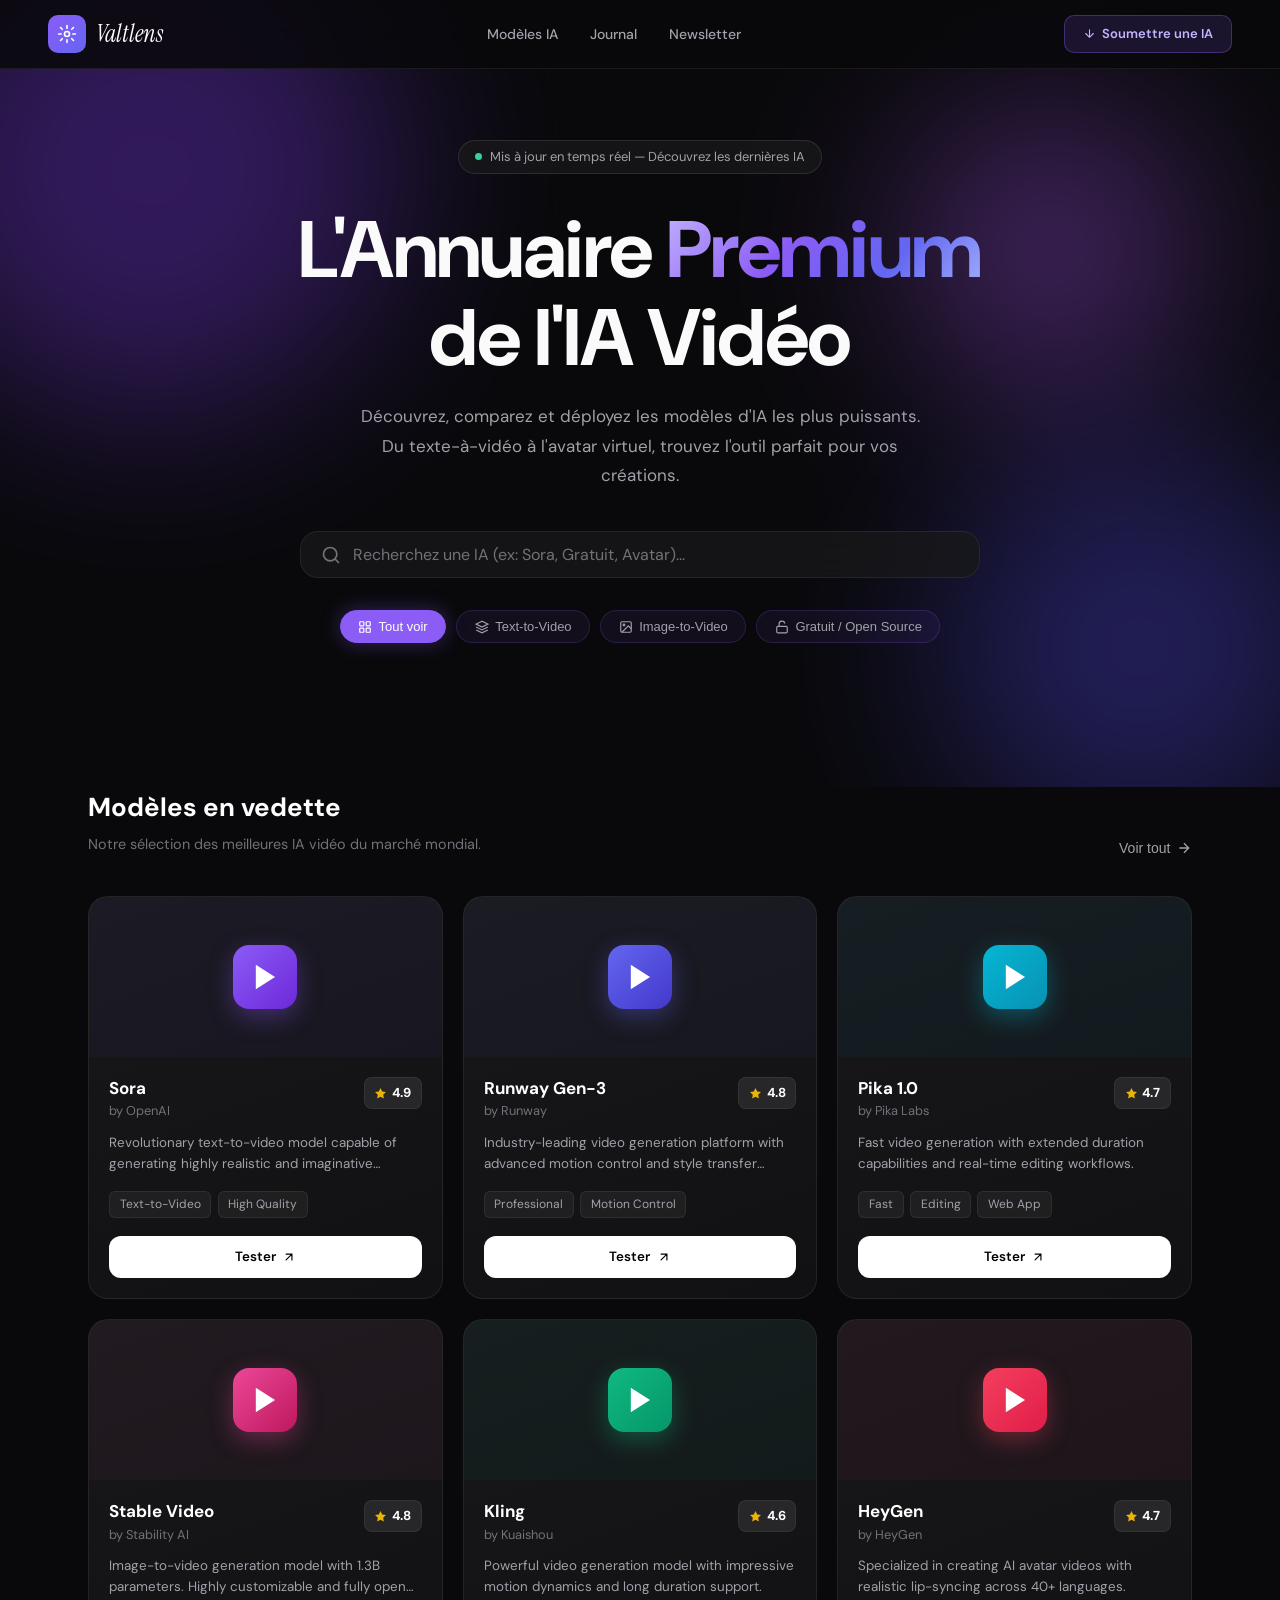
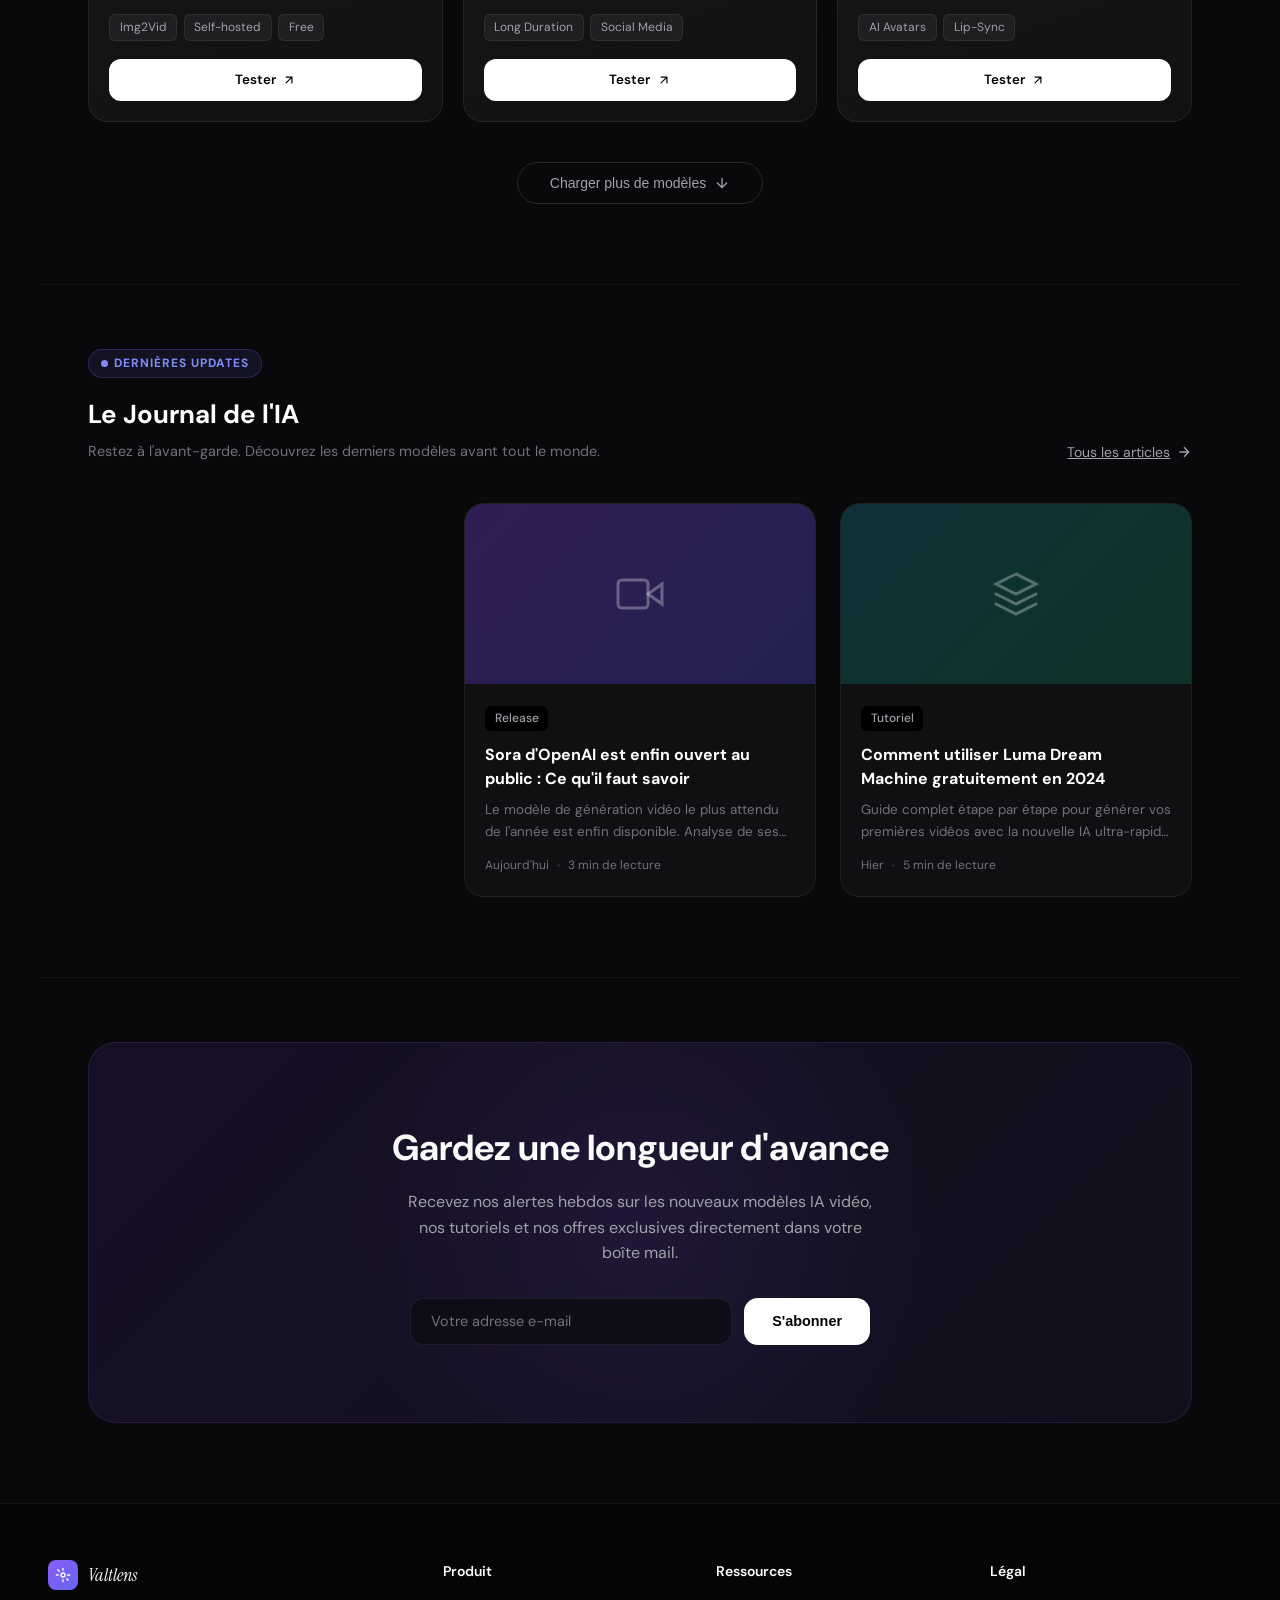
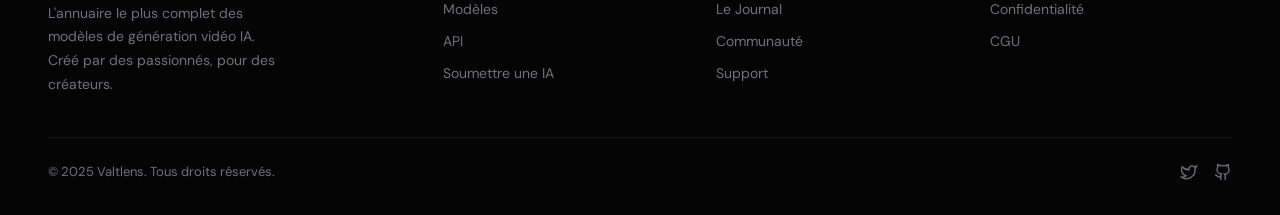
<file: index.html>
<!DOCTYPE html>
<html lang="fr" style="scroll-behavior:smooth">
<head>
<meta charset="UTF-8">
<meta name="viewport" content="width=device-width,initial-scale=1">
<title>Valtlens — L'Annuaire Premium de l'IA Vidéo</title>
<meta name="description" content="Découvrez, comparez et déployez les meilleurs modèles d'IA vidéo. L'annuaire premium du text-to-video, image-to-video et avatars IA.">
<link href="https://fonts.googleapis.com/css2?family=DM+Sans:wght@300;400;500;600;700&family=Instrument+Serif:ital@0;1&display=swap" rel="stylesheet">
<style>
*,*::before,*::after{box-sizing:border-box;margin:0;padding:0}
:root{
  --bg:#09090b;--bg2:#111113;--bg3:#18181b;--bg4:#27272a;
  --fg:#fafafa;--fg2:#a1a1aa;--fg3:#71717a;
  --vi:#8b5cf6;--vi2:#7c3aed;--vi3:rgba(139,92,246,.15);
  --in:#6366f1;--border:rgba(255,255,255,.07);
  --r:14px;
}
body{background:var(--bg);color:var(--fg);font-family:'DM Sans',sans-serif;overflow-x:hidden;line-height:1.6}

/* NAV */
nav{position:fixed;top:0;width:100%;z-index:100;background:rgba(9,9,11,.85);backdrop-filter:blur(24px);border-bottom:1px solid var(--border);padding:0 clamp(1rem,4vw,3rem)}
.nav-inner{max-width:1200px;margin:0 auto;display:flex;justify-content:space-between;align-items:center;height:68px}
.logo{display:flex;align-items:center;gap:10px;cursor:pointer;text-decoration:none;color:inherit}
.logo-icon{width:38px;height:38px;border-radius:10px;background:linear-gradient(135deg,var(--vi),var(--in));display:flex;align-items:center;justify-content:center;flex-shrink:0}
.logo-icon svg{width:20px;height:20px;fill:none;stroke:#fff;stroke-width:2;stroke-linecap:round}
.logo-name{font-family:'Instrument Serif',serif;font-size:1.5rem;color:#fff;font-style:italic}
.nav-links{display:flex;gap:2rem}
.nav-links a{font-size:.875rem;font-weight:500;color:var(--fg2);text-decoration:none;transition:color .2s}
.nav-links a:hover{color:#fff}
.nav-actions{display:flex;gap:.75rem;align-items:center}
.btn-outline{padding:.5rem 1.1rem;border-radius:999px;border:1px solid var(--bg4);font-size:.8125rem;font-weight:500;color:var(--fg2);background:transparent;cursor:pointer;transition:all .2s}
.btn-outline:hover{border-color:var(--vi);color:#fff;background:var(--vi3)}
.btn-cta{padding:.55rem 1.3rem;border-radius:999px;background:#fff;color:#000;font-size:.8125rem;font-weight:600;border:none;cursor:pointer;transition:all .2s}
.btn-cta:hover{background:#e4e4e7;transform:translateY(-1px)}
.btn-submit-nav{padding:.45rem 1.1rem;border-radius:10px;background:var(--vi3);border:1px solid rgba(139,92,246,.35);font-size:.8125rem;font-weight:600;color:#c4b5fd;cursor:pointer;transition:all .2s;text-decoration:none;display:inline-flex;align-items:center;gap:.4rem}
.btn-submit-nav:hover{background:rgba(139,92,246,.25);color:#fff;border-color:rgba(139,92,246,.6)}
.btn-login{padding:.5rem 1.25rem;border-radius:999px;background:#fff;color:#000;font-size:.8125rem;font-weight:600;border:none;cursor:pointer;transition:all .2s;text-decoration:none;display:inline-flex;align-items:center}
.btn-login:hover{background:#e4e4e7}


/* HERO */
.hero-section{position:relative;overflow:hidden}
.hero{padding:140px clamp(1rem,4vw,3rem) 80px;text-align:center;position:relative;max-width:1200px;margin:0 auto}
.blob{position:absolute;border-radius:50%;filter:blur(90px);opacity:.35;pointer-events:none;animation:float 12s ease-in-out infinite}
.blob1{width:500px;height:500px;background:#7c3aed;top:-80px;left:-100px}
.blob2{width:400px;height:400px;background:#4f46e5;bottom:-60px;right:-60px;animation-delay:3s}
.blob3{width:300px;height:300px;background:#a855f7;top:100px;right:80px;animation-delay:6s}
@keyframes float{0%,100%{transform:translate(0,0) scale(1)}33%{transform:translate(25px,-40px) scale(1.08)}66%{transform:translate(-15px,15px) scale(.93)}}
.badge{display:inline-flex;align-items:center;gap:.5rem;padding:.35rem 1rem;border-radius:999px;background:rgba(24,24,27,.8);border:1px solid rgba(255,255,255,.1);font-size:.8125rem;color:var(--fg2);margin-bottom:2rem;backdrop-filter:blur(12px)}
.badge-dot{width:7px;height:7px;border-radius:50%;background:#34d399;flex-shrink:0;animation:pulse2 2s infinite}
@keyframes pulse2{0%,100%{opacity:1;transform:scale(1)}50%{opacity:.7;transform:scale(.9)}}
h1{font-size:clamp(2.5rem,7vw,5rem);font-weight:700;line-height:1.1;margin-bottom:1.25rem;letter-spacing:-.02em}
.gradient-text{background:linear-gradient(130deg,#c4b5fd 0%,#8b5cf6 40%,#6366f1 70%,#a5b4fc 100%);-webkit-background-clip:text;-webkit-text-fill-color:transparent;background-clip:text}
.hero-sub{font-size:1.0625rem;color:var(--fg2);max-width:580px;margin:0 auto 2.5rem;line-height:1.75}

/* SEARCH */
.search-wrap{max-width:680px;margin:0 auto 2rem;position:relative}
.search-glow{position:absolute;inset:-1px;border-radius:20px;background:linear-gradient(135deg,var(--vi),var(--in));opacity:0;transition:opacity .4s;pointer-events:none;filter:blur(8px)}
.search-wrap:focus-within .search-glow{opacity:.5}
.search-box{position:relative;display:flex;align-items:center;gap:.75rem;background:rgba(24,24,27,.8);border:1px solid var(--border);border-radius:18px;padding:.75rem 1.25rem;backdrop-filter:blur(20px)}
.search-box input{flex:1;background:transparent;border:none;outline:none;color:#fff;font-size:1rem;font-family:inherit}
.search-box input::placeholder{color:var(--fg3)}
.search-icon{width:20px;height:20px;flex-shrink:0;color:var(--fg3)}

/* FILTERS */
.filters{display:flex;flex-wrap:wrap;justify-content:center;gap:.625rem;margin-bottom:4rem}
.filter-btn{display:flex;align-items:center;gap:.4rem;padding:.5rem 1.1rem;border-radius:999px;font-size:.8125rem;font-weight:500;cursor:pointer;transition:all .25s;border:1px solid rgba(139,92,246,.2);background:rgba(139,92,246,.07);color:var(--fg2);white-space:nowrap}
.filter-btn:hover{background:rgba(139,92,246,.15);color:#fff;border-color:rgba(139,92,246,.4)}
.filter-btn.active{background:var(--vi);color:#fff;border-color:var(--vi);box-shadow:0 0 20px rgba(139,92,246,.35)}
.filter-btn svg{width:14px;height:14px;flex-shrink:0;pointer-events:none}

/* SECTION */
.section{max-width:1200px;margin:0 auto;padding:0 clamp(1rem,4vw,3rem) 5rem}
.section-header{display:flex;justify-content:space-between;align-items:flex-end;margin-bottom:2.5rem;gap:1rem;flex-wrap:wrap}
.section-title{font-size:1.625rem;font-weight:700;color:#fff}
.section-sub{font-size:.9rem;color:var(--fg3);margin-top:.25rem}
.see-all{font-size:.875rem;color:var(--fg2);display:flex;align-items:center;gap:.35rem;cursor:pointer;background:none;border:none;transition:color .2s;white-space:nowrap}
.see-all:hover{color:#fff}
.see-all svg{width:16px;height:16px}

/* GRID */
#modelsGrid{display:grid;grid-template-columns:repeat(auto-fill,minmax(300px,1fr));gap:1.25rem}
.card{background:linear-gradient(160deg,#18181b 0%,#111113 100%);border:1px solid var(--border);border-radius:20px;overflow:hidden;transition:all .35s cubic-bezier(.4,0,.2,1);cursor:pointer}
.card:hover{border-color:rgba(139,92,246,.3);transform:translateY(-5px) scale(1.01);box-shadow:0 24px 48px -12px rgba(0,0,0,.6),0 0 0 1px rgba(139,92,246,.15)}
.card-img{height:160px;display:flex;align-items:center;justify-content:center;position:relative;overflow:hidden}
.card-img-bg{position:absolute;inset:0;opacity:.2}
.card-icon{width:64px;height:64px;border-radius:16px;display:flex;align-items:center;justify-content:center;position:relative;z-index:1;transition:transform .4s}
.card:hover .card-icon{transform:scale(1.12)}
.card-icon svg{width:28px;height:28px;fill:none;stroke:#fff;stroke-width:1.75;stroke-linecap:round;pointer-events:none}
.card-body{padding:1.25rem}
.card-top{display:flex;justify-content:space-between;align-items:flex-start;margin-bottom:.625rem}
.card-name{font-size:1.0625rem;font-weight:700;color:#fff;line-height:1.3}
.card-dev{font-size:.8rem;color:var(--fg3);margin-top:.15rem}
.card-rating{display:flex;align-items:center;gap:.3rem;background:var(--bg4);padding:.3rem .6rem;border-radius:8px;border:1px solid rgba(255,255,255,.06);flex-shrink:0}
.card-rating span{font-size:.8125rem;font-weight:700;color:#fff}
.star-icon{width:13px;height:13px;fill:#eab308;flex-shrink:0}
.card-desc{font-size:.8375rem;color:var(--fg2);margin-bottom:1rem;display:-webkit-box;-webkit-line-clamp:2;-webkit-box-orient:vertical;overflow:hidden;line-height:1.6}
.card-tags{display:flex;flex-wrap:wrap;gap:.4rem;margin-bottom:1.1rem;min-height:24px}
.tag{padding:.2rem .6rem;border-radius:6px;background:rgba(255,255,255,.05);border:1px solid rgba(255,255,255,.07);font-size:.75rem;color:var(--fg2)}
.card-cta{display:flex;align-items:center;justify-content:center;gap:.4rem;padding:.65rem;border-radius:12px;background:#fff;color:#000;font-size:.8375rem;font-weight:600;text-decoration:none;transition:all .2s;width:100%}
.card-cta:hover{background:#e4e4e7;transform:translateY(-1px)}
.card-cta svg{width:14px;height:14px;flex-shrink:0;pointer-events:none}

/* EMPTY */
.empty{grid-column:1/-1;text-align:center;padding:5rem 1rem;color:var(--fg3)}
.empty svg{width:48px;height:48px;stroke:var(--fg3);margin:0 auto 1rem;display:block}

/* LOAD MORE */
.load-more-wrap{text-align:center;margin-top:2.5rem}
.btn-load{padding:.75rem 2rem;border-radius:999px;background:transparent;border:1px solid var(--bg4);color:var(--fg2);font-size:.875rem;font-weight:500;cursor:pointer;transition:all .3s;display:inline-flex;align-items:center;gap:.5rem}
.btn-load:hover{border-color:var(--vi);color:#fff;background:var(--vi3)}
.btn-load svg{width:16px;height:16px;transition:transform .3s;pointer-events:none}
.btn-load:hover svg{transform:translateY(2px)}

/* BLOG */
.blog-badge{display:inline-flex;align-items:center;gap:.4rem;padding:.25rem .75rem;border-radius:999px;background:rgba(99,102,241,.1);border:1px solid rgba(99,102,241,.25);font-size:.75rem;font-weight:700;color:#818cf8;text-transform:uppercase;letter-spacing:.08em;margin-bottom:1rem}
.blog-pulse{width:7px;height:7px;border-radius:50%;background:#818cf8;flex-shrink:0;animation:pulse2 1.5s infinite}
.blog-grid{display:grid;grid-template-columns:repeat(auto-fill,minmax(340px,1fr));gap:1.5rem}
.article{background:rgba(24,24,27,.5);border:1px solid var(--border);border-radius:20px;overflow:hidden;transition:border-color .25s;text-decoration:none;display:block;cursor:pointer}
.article:hover{border-color:rgba(255,255,255,.15)}
.article-img{height:180px;overflow:hidden;position:relative}
.article-img-inner{width:100%;height:100%;transition:transform .5s;display:flex;align-items:center;justify-content:center}
.article:hover .article-img-inner{transform:scale(1.05)}
.article-body{padding:1.25rem}
.article-cat{display:inline-block;padding:.2rem .6rem;background:#000;border-radius:6px;font-size:.75rem;color:var(--fg2);font-weight:500;margin-bottom:.75rem}
.article-title{font-size:1rem;font-weight:700;color:#fff;margin-bottom:.6rem;line-height:1.45;transition:color .2s}
.article:hover .article-title{color:var(--vi)}
.article-excerpt{font-size:.8375rem;color:var(--fg3);margin-bottom:.875rem;display:-webkit-box;-webkit-line-clamp:2;-webkit-box-orient:vertical;overflow:hidden}
.article-meta{font-size:.75rem;color:var(--fg3);display:flex;align-items:center;gap:.5rem}
.meta-dot{width:3px;height:3px;border-radius:50%;background:var(--bg4)}

/* NEWSLETTER */
.newsletter{max-width:1200px;margin:0 auto;padding:0 clamp(1rem,4vw,3rem) 5rem}
.newsletter-inner{border-radius:28px;background:linear-gradient(135deg,rgba(124,58,237,.12),rgba(99,102,241,.08));border:1px solid rgba(139,92,246,.15);padding:clamp(2.5rem,6vw,5rem);text-align:center;position:relative;overflow:hidden}
.newsletter-glow{position:absolute;width:600px;height:600px;border-radius:50%;background:radial-gradient(circle,rgba(139,92,246,.1) 0%,transparent 70%);top:50%;left:50%;transform:translate(-50%,-50%);pointer-events:none}
.newsletter h2{font-size:clamp(1.5rem,4vw,2.25rem);font-weight:700;margin-bottom:.75rem;position:relative}
.newsletter p{color:var(--fg2);max-width:480px;margin:0 auto 2rem;position:relative}
.newsletter-form{display:flex;flex-wrap:wrap;gap:.75rem;justify-content:center;max-width:460px;margin:0 auto;position:relative}
.newsletter-form input{flex:1;min-width:200px;padding:.85rem 1.25rem;border-radius:14px;background:rgba(9,9,11,.6);border:1px solid var(--border);color:#fff;font-family:inherit;font-size:.9rem;outline:none;transition:border-color .2s}
.newsletter-form input::placeholder{color:var(--fg3)}
.newsletter-form input:focus{border-color:rgba(139,92,246,.5)}
.newsletter-form .btn-cta{padding:.85rem 1.75rem;border-radius:14px;font-size:.9rem}

/* FOOTER */
footer{border-top:1px solid var(--border);background:#050506;padding:3.5rem clamp(1rem,4vw,3rem) 2rem}
.footer-inner{max-width:1200px;margin:0 auto}
.footer-grid{display:grid;grid-template-columns:1.5fr repeat(3,1fr);gap:2rem;margin-bottom:2.5rem}
.footer-brand p{font-size:.875rem;color:var(--fg3);margin-top:.75rem;line-height:1.7;max-width:240px}
.footer-col h4{font-size:.875rem;font-weight:600;color:#fff;margin-bottom:1rem}
.footer-col a{display:block;font-size:.875rem;color:var(--fg3);text-decoration:none;margin-bottom:.6rem;transition:color .2s;cursor:pointer}
.footer-col a:hover{color:#fff}
.footer-bottom{border-top:1px solid var(--border);padding-top:1.5rem;display:flex;justify-content:space-between;align-items:center;gap:1rem;flex-wrap:wrap}
.footer-bottom p{font-size:.8125rem;color:var(--fg3)}
.social-links{display:flex;gap:1rem}
.social-links a{color:var(--fg3);transition:color .2s;text-decoration:none;cursor:pointer}
.social-links a:hover{color:#fff}
.social-links svg{width:18px;height:18px;fill:none;stroke:currentColor;stroke-width:1.75;stroke-linecap:round;display:block}

/* DIVIDER */
.section-divider{max-width:1200px;margin:0 auto 0;border:none;border-top:1px solid var(--border);opacity:.5}

/* TOAST */
.toast{position:fixed;bottom:1.5rem;right:1.5rem;background:#18181b;border:1px solid rgba(139,92,246,.4);color:#fff;padding:.875rem 1.5rem;border-radius:12px;font-size:.875rem;z-index:9999;transform:translateY(100px);opacity:0;transition:all .35s cubic-bezier(.4,0,.2,1);box-shadow:0 20px 40px rgba(0,0,0,.5);max-width:320px}
.toast.show{transform:translateY(0);opacity:1}

@media(max-width:768px){
  .nav-links{display:none}
  .footer-grid{grid-template-columns:1fr 1fr}
  .footer-brand{grid-column:1/-1}
  .btn-outline{display:none}
}
</style>
</head>
<body>

<!-- NAV -->
<nav>
  <div class="nav-inner">
    <a class="logo" href="#hero">
      <div class="logo-icon">
        <svg viewBox="0 0 24 24"><circle cx="12" cy="12" r="3"/><path d="M12 2v3M12 19v3M4.22 4.22l2.12 2.12M17.66 17.66l2.12 2.12M2 12h3M19 12h3M4.22 19.78l2.12-2.12M17.66 6.34l2.12-2.12"/></svg>
      </div>
      <span class="logo-name">Valtlens</span>
    </a>
    <div class="nav-links">
      <a href="#models">Modèles IA</a>
      <a href="#journal">Journal</a>
      <a href="#newsletter">Newsletter</a>
    </div>
    <div class="nav-actions">

      <a class="btn-submit-nav" href="/submit/"><svg viewBox="0 0 24 24" style="width:13px;height:13px;fill:none;stroke:currentColor;stroke-width:2;stroke-linecap:round;flex-shrink:0"><path d="M12 5v14M5 12l7 7 7-7"/></svg>Soumettre une IA</a>
    </div>
  </div>
</nav>

<!-- HERO -->
<div id="hero" class="hero-section">
  <div class="blob blob1"></div>
  <div class="blob blob2"></div>
  <div class="blob blob3"></div>
  <div class="hero">
    <div class="badge">
      <span class="badge-dot"></span>
      Mis à jour en temps réel — Découvrez les dernières IA
    </div>
    <h1>L'Annuaire <span class="gradient-text">Premium</span><br>de l'IA Vidéo</h1>
    <p class="hero-sub">Découvrez, comparez et déployez les modèles d'IA les plus puissants. Du texte-à-vidéo à l'avatar virtuel, trouvez l'outil parfait pour vos créations.</p>

    <div class="search-wrap">
      <div class="search-glow"></div>
      <div class="search-box">
        <svg class="search-icon" viewBox="0 0 24 24" fill="none" stroke="currentColor" stroke-width="2" stroke-linecap="round"><circle cx="11" cy="11" r="8"/><path d="m21 21-4.3-4.3"/></svg>
        <input id="searchInput" type="text" placeholder="Recherchez une IA (ex: Sora, Gratuit, Avatar)..." autocomplete="off">
      </div>
    </div>

    <div class="filters" id="filterContainer">
      <button class="filter-btn active" data-filter="all">
        <svg viewBox="0 0 24 24" fill="none" stroke="currentColor" stroke-width="2"><rect x="3" y="3" width="7" height="7" rx="1"/><rect x="14" y="3" width="7" height="7" rx="1"/><rect x="3" y="14" width="7" height="7" rx="1"/><rect x="14" y="14" width="7" height="7" rx="1"/></svg>
        Tout voir
      </button>
      <button class="filter-btn" data-filter="text-to-video">
        <svg viewBox="0 0 24 24" fill="none" stroke="currentColor" stroke-width="2"><path d="M12 2L2 7l10 5 10-5-10-5zM2 17l10 5 10-5M2 12l10 5 10-5"/></svg>
        Text-to-Video
      </button>
      <button class="filter-btn" data-filter="image-to-video">
        <svg viewBox="0 0 24 24" fill="none" stroke="currentColor" stroke-width="2"><rect x="3" y="3" width="18" height="18" rx="2"/><circle cx="8.5" cy="8.5" r="1.5"/><path d="m21 15-5-5L5 21"/></svg>
        Image-to-Video
      </button>
      <button class="filter-btn" data-filter="free">
        <svg viewBox="0 0 24 24" fill="none" stroke="currentColor" stroke-width="2"><rect x="3" y="11" width="18" height="11" rx="2"/><path d="M7 11V7a5 5 0 0 1 9.9-1"/></svg>
        Gratuit / Open Source
      </button>
    </div>
  </div>
</div>

<!-- MODELS -->
<section id="models" class="section">
  <div class="section-header">
    <div>
      <div class="section-title">Modèles en vedette</div>
      <div class="section-sub">Notre sélection des meilleures IA vidéo du marché mondial.</div>
    </div>
    <button class="see-all" onclick="showToast('Page complète bientôt disponible !')">
      Voir tout
      <svg viewBox="0 0 24 24" fill="none" stroke="currentColor" stroke-width="2"><path d="M5 12h14M12 5l7 7-7 7"/></svg>
    </button>
  </div>
  <div id="modelsGrid"></div>
  <div class="load-more-wrap">
    <button class="btn-load" id="loadMoreBtn" style="display:none">
      <span>Charger plus de modèles</span>
      <svg viewBox="0 0 24 24" fill="none" stroke="currentColor" stroke-width="2" stroke-linecap="round"><path d="M12 5v14M5 12l7 7 7-7"/></svg>
    </button>
  </div>
</section>

<hr class="section-divider">

<!-- BLOG -->
<section id="journal" class="section" style="padding-top:4rem">
  <div class="section-header">
    <div>
      <div class="blog-badge">
        <span class="blog-pulse"></span>
        Dernières Updates
      </div>
      <div class="section-title">Le Journal de l'IA</div>
      <div class="section-sub">Restez à l'avant-garde. Découvrez les derniers modèles avant tout le monde.</div>
    </div>
    <a class="see-all" href="/blog/">
      Tous les articles
      <svg viewBox="0 0 24 24" fill="none" stroke="currentColor" stroke-width="2"><path d="M5 12h14M12 5l7 7-7 7"/></svg>
    </button>
  </div>
  <div class="blog-grid">
    <a class="article" href="/blog/article/?id=sora-public">
      <div class="article-img">
        <div class="article-img-inner" style="background:linear-gradient(135deg,rgba(124,58,237,.3),rgba(79,70,229,.3))">
          <svg width="48" height="48" viewBox="0 0 24 24" fill="none" stroke="rgba(255,255,255,.3)" stroke-width="1.5" stroke-linecap="round"><polygon points="23 7 16 12 23 17 23 7"/><rect x="1" y="5" width="15" height="14" rx="2"/></svg>
        </div>
      </div>
      <div class="article-body">
        <span class="article-cat">Release</span>
        <div class="article-title">Sora d'OpenAI est enfin ouvert au public : Ce qu'il faut savoir</div>
        <div class="article-excerpt">Le modèle de génération vidéo le plus attendu de l'année est enfin disponible. Analyse de ses capacités et ses limites.</div>
        <div class="article-meta">Aujourd'hui <span class="meta-dot"></span> 3 min de lecture</div>
      </div>
    </a>
    <a class="article" href="/blog/article/?id=luma-guide">
      <div class="article-img">
        <div class="article-img-inner" style="background:linear-gradient(135deg,rgba(6,182,212,.2),rgba(16,185,129,.2))">
          <svg width="48" height="48" viewBox="0 0 24 24" fill="none" stroke="rgba(255,255,255,.3)" stroke-width="1.5" stroke-linecap="round"><path d="M12 2L2 7l10 5 10-5-10-5zM2 17l10 5 10-5M2 12l10 5 10-5"/></svg>
        </div>
      </div>
      <div class="article-body">
        <span class="article-cat">Tutoriel</span>
        <div class="article-title">Comment utiliser Luma Dream Machine gratuitement en 2024</div>
        <div class="article-excerpt">Guide complet étape par étape pour générer vos premières vidéos avec la nouvelle IA ultra-rapide de Luma Labs.</div>
        <div class="article-meta">Hier <span class="meta-dot"></span> 5 min de lecture</div>
      </div>
    </a>
  </div>
</section>

<hr class="section-divider">

<!-- NEWSLETTER -->
<div id="newsletter" class="newsletter" style="padding-top:4rem">
  <div class="newsletter-inner">
    <div class="newsletter-glow"></div>
    <h2>Gardez une longueur d'avance</h2>
    <p>Recevez nos alertes hebdos sur les nouveaux modèles IA vidéo, nos tutoriels et nos offres exclusives directement dans votre boîte mail.</p>
    <div class="newsletter-form">
      <input type="email" id="emailInput" placeholder="Votre adresse e-mail">
      <button class="btn-cta" onclick="handleNewsletter()">S'abonner</button>
    </div>
  </div>
</div>

<!-- FOOTER -->
<footer>
  <div class="footer-inner">
    <div class="footer-grid">
      <div class="footer-brand">
        <div class="logo" style="cursor:default">
          <div class="logo-icon" style="width:30px;height:30px;border-radius:8px">
            <svg viewBox="0 0 24 24" style="width:16px;height:16px" fill="none" stroke="#fff" stroke-width="2" stroke-linecap="round"><circle cx="12" cy="12" r="3"/><path d="M12 2v3M12 19v3M4.22 4.22l2.12 2.12M17.66 17.66l2.12 2.12M2 12h3M19 12h3"/></svg>
          </div>
          <span class="logo-name" style="font-size:1.1rem">Valtlens</span>
        </div>
        <p>L'annuaire le plus complet des modèles de génération vidéo IA. Créé par des passionnés, pour des créateurs.</p>
      </div>
      <div class="footer-col">
        <h4>Produit</h4>
        <a href="#models">Modèles</a>
        <a href="/api/">API</a>
        <a href="/submit/">Soumettre une IA</a>
      </div>
      <div class="footer-col">
        <h4>Ressources</h4>
        <a href="#journal">Le Journal</a>
        <a href="/community/">Communauté</a>
        <a href="/support/">Support</a>
      </div>
      <div class="footer-col">
        <h4>Légal</h4>
        <a href="/legal/privacy/">Confidentialité</a>
        <a href="/legal/terms/">CGU</a>
      </div>
    </div>
    <div class="footer-bottom">
      <p>© 2025 Valtlens. Tous droits réservés.</p>
      <div class="social-links">
        <a onclick="showToast('Twitter bientôt !')">
          <svg viewBox="0 0 24 24"><path d="M22 4s-.7 2.1-2 3.4c1.6 10-9.4 17.3-18 11.6 2.2.1 4.4-.6 6-2C3 15.5.5 9.6 3 5c2.2 2.6 5.6 4.1 9 4-.9-4.2 4-6.6 7-3.8 1.1 0 3-1.2 3-1.2z"/></svg>
        </a>
        <a onclick="showToast('GitHub bientôt !')">
          <svg viewBox="0 0 24 24"><path d="M15 22v-4a4.8 4.8 0 0 0-1-3.2c3 0 6-2 6-5.5.08-1.25-.27-2.48-1-3.5.28-1.15.28-2.35 0-3.5 0 0-1 0-3 1.5-2.64-.5-5.36-.5-8 0C6 2 5 2 5 2c-.3 1.15-.3 2.35 0 3.5A5.4 5.4 0 0 0 4 9c0 3.5 3 5.5 6 5.5-.39.49-.68 1.05-.85 1.65S9.06 17.32 9 18v4"/><path d="M9 18c-4.51 2-5-2-7-2"/></svg>
        </a>
      </div>
    </div>
  </div>
</footer>

<div class="toast" id="toast"></div>

<script>
const MODEL_COLORS = {
  violet: {bg:'rgba(139,92,246,.2)',icon:'linear-gradient(135deg,#8b5cf6,#6d28d9)',shadow:'rgba(139,92,246,.35)'},
  indigo: {bg:'rgba(99,102,241,.2)',icon:'linear-gradient(135deg,#6366f1,#4338ca)',shadow:'rgba(99,102,241,.35)'},
  cyan:   {bg:'rgba(6,182,212,.2)', icon:'linear-gradient(135deg,#06b6d4,#0891b2)',shadow:'rgba(6,182,212,.35)'},
  pink:   {bg:'rgba(236,72,153,.2)',icon:'linear-gradient(135deg,#ec4899,#be185d)',shadow:'rgba(236,72,153,.35)'},
  emerald:{bg:'rgba(16,185,129,.2)',icon:'linear-gradient(135deg,#10b981,#059669)',shadow:'rgba(16,185,129,.35)'},
  rose:   {bg:'rgba(244,63,94,.2)', icon:'linear-gradient(135deg,#f43f5e,#e11d48)',shadow:'rgba(244,63,94,.35)'},
  blue:   {bg:'rgba(59,130,246,.2)',icon:'linear-gradient(135deg,#3b82f6,#1d4ed8)',shadow:'rgba(59,130,246,.35)'},
  fuchsia:{bg:'rgba(217,70,239,.2)',icon:'linear-gradient(135deg,#d946ef,#a21caf)',shadow:'rgba(217,70,239,.35)'}
};

const MODELS = [
  {id:1,name:'Sora',developer:'OpenAI',description:'Revolutionary text-to-video model capable of generating highly realistic and imaginative scenes.',rating:4.9,tags:['Text-to-Video','High Quality'],categories:['text-to-video'],url:'https://openai.com/sora',color:'violet'},
  {id:2,name:'Runway Gen-3',developer:'Runway',description:'Industry-leading video generation platform with advanced motion control and style transfer capabilities.',rating:4.8,tags:['Professional','Motion Control'],categories:['text-to-video','image-to-video'],url:'https://runwayml.com',color:'indigo'},
  {id:3,name:'Pika 1.0',developer:'Pika Labs',description:'Fast video generation with extended duration capabilities and real-time editing workflows.',rating:4.7,tags:['Fast','Editing','Web App'],categories:['text-to-video','image-to-video','free'],url:'https://pika.art',color:'cyan'},
  {id:4,name:'Stable Video',developer:'Stability AI',description:'Image-to-video generation model with 1.3B parameters. Highly customizable and fully open source.',rating:4.8,tags:['Img2Vid','Self-hosted','Free'],categories:['image-to-video','free'],url:'https://stability.ai',color:'pink'},
  {id:5,name:'Kling',developer:'Kuaishou',description:'Powerful video generation model with impressive motion dynamics and long duration support.',rating:4.6,tags:['Long Duration','Social Media'],categories:['text-to-video','free'],url:'https://kling.kuaishou.com',color:'emerald'},
  {id:6,name:'HeyGen',developer:'HeyGen',description:'Specialized in creating AI avatar videos with realistic lip-syncing across 40+ languages.',rating:4.7,tags:['AI Avatars','Lip-Sync'],categories:['text-to-video'],url:'https://heygen.com',color:'rose'},
  {id:7,name:'Synthesia',developer:'Synthesia',description:'Enterprise-focused AI video generation platform for professional training and communication.',rating:4.5,tags:['Enterprise','Multi-Language'],categories:['text-to-video'],url:'https://synthesia.io',color:'blue'},
  {id:8,name:'Luma Dream Machine',developer:'Luma AI',description:'Fast and efficient video generation model with excellent quality and smooth, cinematic motion.',rating:4.4,tags:['Fast Generation','High Quality'],categories:['text-to-video','free'],url:'https://lumalabs.ai',color:'fuchsia'}
];

const PLAY_SVG = '<svg viewBox="0 0 24 24"><polygon points="5 3 19 12 5 21 5 3" fill="#fff"/></svg>';
const STAR_SVG = '<svg class="star-icon" viewBox="0 0 24 24"><polygon points="12 2 15.09 8.26 22 9.27 17 14.14 18.18 21.02 12 17.77 5.82 21.02 7 14.14 2 9.27 8.91 8.26 12 2" fill="#eab308"/></svg>';
const ARROW_SVG = '<svg viewBox="0 0 24 24" style="stroke:#000;fill:none;stroke-width:2;stroke-linecap:round;width:14px;height:14px"><path d="M7 17 17 7M7 7h10v10"/></svg>';

let currentFilter = 'all';
let currentPage = 1;
const ITEMS_PER_PAGE = 6;
let filteredModels = [...MODELS];

const grid = document.getElementById('modelsGrid');
const searchInput = document.getElementById('searchInput');
const loadMoreBtn = document.getElementById('loadMoreBtn');

function renderModels(append) {
  if (!append) grid.innerHTML = '';

  const start = (currentPage - 1) * ITEMS_PER_PAGE;
  const end = start + ITEMS_PER_PAGE;
  const toShow = filteredModels.slice(start, end);

  if (filteredModels.length === 0) {
    grid.innerHTML = '<div class="empty"><svg viewBox="0 0 24 24" fill="none" stroke="currentColor" stroke-width="1.5" stroke-linecap="round"><circle cx="11" cy="11" r="8"/><path d="m21 21-4.3-4.3"/></svg><p style="font-size:1rem;font-weight:600;color:var(--fg2);margin-bottom:.4rem">Aucun résultat</p><p style="font-size:.875rem">Essayez un autre terme ou filtre.</p></div>';
    loadMoreBtn.style.display = 'none';
    return;
  }

  toShow.forEach(function(m) {
    var c = MODEL_COLORS[m.color] || MODEL_COLORS.violet;
    var card = document.createElement('article');
    card.className = 'card';
    card.style.cursor = 'pointer';
    (function(model, color) {
      card.addEventListener('click', function(e) {
        if (e.target.closest('.card-cta')) return;
        window.location.href = '/model?id=' + model.id;
      });
      card.innerHTML =
        '<div class="card-img">' +
          '<div class="card-img-bg" style="background:' + color.bg + '"></div>' +
          '<div class="card-icon" style="background:' + color.icon + ';box-shadow:0 8px 24px ' + color.shadow + '">' + PLAY_SVG + '</div>' +
        '</div>' +
        '<div class="card-body">' +
          '<div class="card-top">' +
            '<div><div class="card-name">' + model.name + '</div><div class="card-dev">by ' + model.developer + '</div></div>' +
            '<div class="card-rating">' + STAR_SVG + '<span>' + model.rating + '</span></div>' +
          '</div>' +
          '<div class="card-desc">' + model.description + '</div>' +
          '<div class="card-tags">' + model.tags.map(function(t){ return '<span class="tag">' + t + '</span>'; }).join('') + '</div>' +
          '<a class="card-cta" href="' + model.url + '" target="_blank" rel="noopener" onclick="event.stopPropagation()">Tester ' + ARROW_SVG + '</a>' +
        '</div>';
    })(m, c);
    grid.appendChild(card);
  });

  loadMoreBtn.style.display = end >= filteredModels.length ? 'none' : 'inline-flex';
}

function filterAndRender() {
  var term = searchInput.value.toLowerCase().trim();
  filteredModels = MODELS.filter(function(m) {
    var matchF = currentFilter === 'all' || m.categories.indexOf(currentFilter) !== -1;
    var matchS = !term || m.name.toLowerCase().indexOf(term) !== -1 || m.description.toLowerCase().indexOf(term) !== -1 || m.developer.toLowerCase().indexOf(term) !== -1;
    return matchF && matchS;
  });
  currentPage = 1;
  renderModels(false);
}

// FILTER CLICK — use closest() to fix icon-click bug
document.getElementById('filterContainer').addEventListener('click', function(e) {
  var btn = e.target.closest('.filter-btn');
  if (!btn) return;
  document.querySelectorAll('.filter-btn').forEach(function(b) { b.classList.remove('active'); });
  btn.classList.add('active');
  currentFilter = btn.getAttribute('data-filter');
  filterAndRender();
});

searchInput.addEventListener('input', filterAndRender);

loadMoreBtn.addEventListener('click', function() {
  currentPage++;
  renderModels(true);
});

function handleNewsletter() {
  var email = document.getElementById('emailInput').value.trim();
  if (!email || email.indexOf('@') === -1) { showToast('Entrez une adresse valide'); return; }
  showToast('Merci ! Vous etes abonne(e).');
  document.getElementById('emailInput').value = '';
}

var toastTimer;
function showToast(msg) {
  var t = document.getElementById('toast');
  t.textContent = msg;
  t.classList.add('show');
  clearTimeout(toastTimer);
  toastTimer = setTimeout(function() { t.classList.remove('show'); }, 3000);
}

// Smooth scroll
document.querySelectorAll('a[href^="#"]').forEach(function(a) {
  a.addEventListener('click', function(e) {
    var id = a.getAttribute('href');
    var target = document.querySelector(id);
    if (target) { e.preventDefault(); target.scrollIntoView({ behavior: 'smooth', block: 'start' }); }
  });
});

// Init
renderModels(false);
</script>
</body>
</html>
</file>
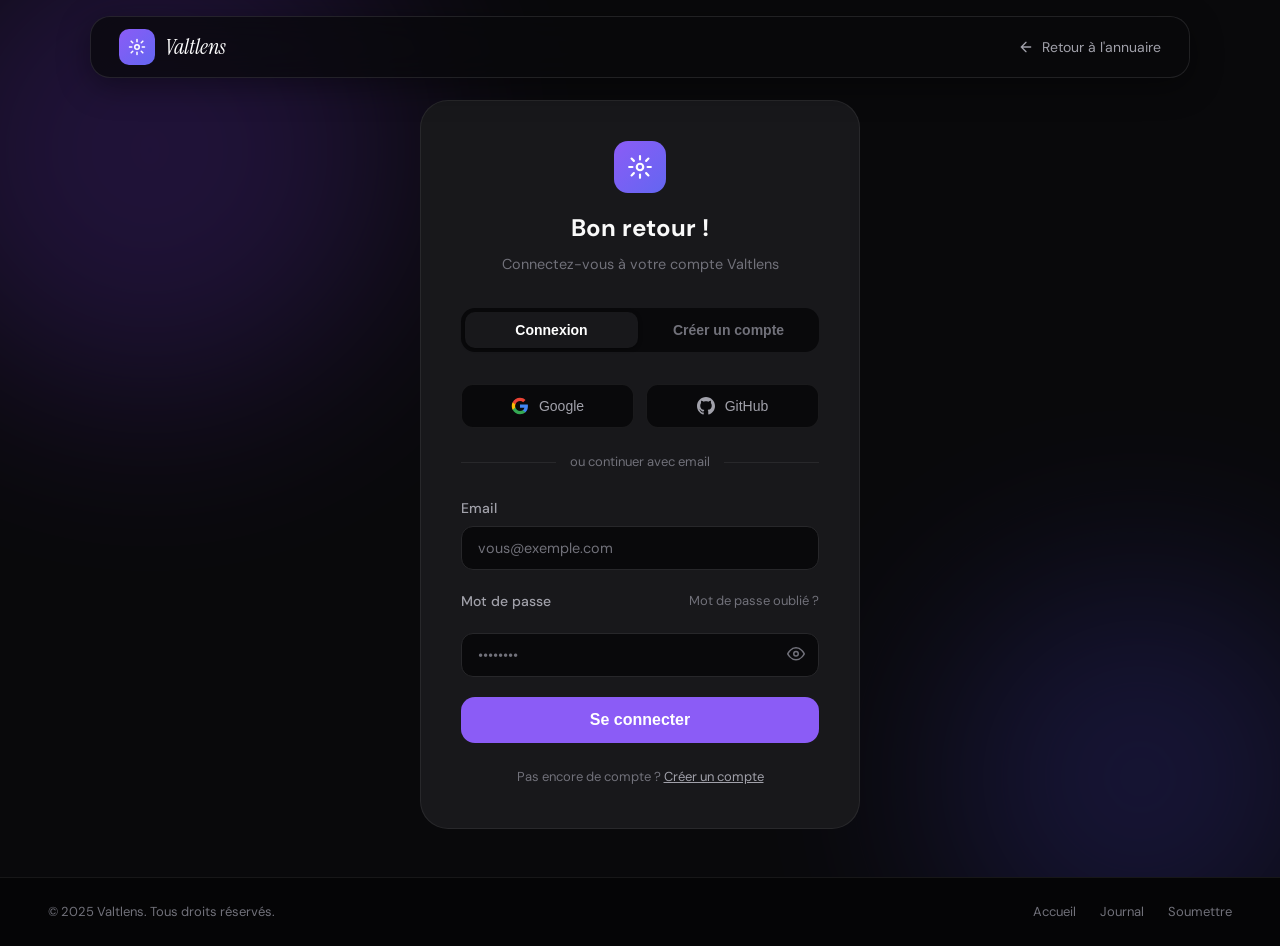
<file: auth/index.html>
<!DOCTYPE html>
<html lang="fr" style="scroll-behavior:smooth">
<head>
<meta charset="UTF-8">
<meta name="viewport" content="width=device-width,initial-scale=1">
<title>Valtlens — Connexion</title>
<link href="https://fonts.googleapis.com/css2?family=DM+Sans:wght@300;400;500;600;700&family=Instrument+Serif:ital@0;1&display=swap" rel="stylesheet">
<style>
*,*::before,*::after{box-sizing:border-box;margin:0;padding:0}
:root{--bg:#09090b;--bg2:#111113;--bg3:#18181b;--bg4:#27272a;--fg:#fafafa;--fg2:#a1a1aa;--fg3:#71717a;--vi:#8b5cf6;--vi2:#7c3aed;--vi3:rgba(139,92,246,.15);--in:#6366f1;--border:rgba(255,255,255,.07);--err:#f43f5e;--ok:#10b981}
body{background:var(--bg);color:var(--fg);font-family:'DM Sans',sans-serif;overflow-x:hidden;line-height:1.6;min-height:100vh;display:flex;flex-direction:column}
/* NAV */
nav{position:fixed;top:16px;left:50%;transform:translateX(-50%);width:calc(100% - 3rem);max-width:1100px;z-index:100;background:rgba(9,9,11,.75);backdrop-filter:blur(28px);border:1px solid rgba(255,255,255,.1);border-radius:20px;padding:0 1.75rem;box-shadow:0 8px 32px rgba(0,0,0,.4)}
.nav-inner{display:flex;justify-content:space-between;align-items:center;height:60px}
.logo{display:flex;align-items:center;gap:10px;text-decoration:none;color:inherit}
.logo-icon{width:36px;height:36px;border-radius:10px;background:linear-gradient(135deg,var(--vi),var(--in));display:flex;align-items:center;justify-content:center;flex-shrink:0}
.logo-icon svg{width:18px;height:18px;fill:none;stroke:#fff;stroke-width:2;stroke-linecap:round}
.logo-name{font-family:'Instrument Serif',serif;font-size:1.4rem;color:#fff;font-style:italic}
.nav-back{display:flex;align-items:center;gap:.5rem;font-size:.875rem;color:var(--fg2);text-decoration:none;transition:color .2s}
.nav-back:hover{color:#fff}
.nav-back svg{width:16px;height:16px}
/* MAIN */
main{flex:1;display:flex;align-items:center;justify-content:center;padding:100px clamp(1rem,4vw,3rem) 3rem;position:relative;overflow:hidden}
.blob{position:absolute;border-radius:50%;filter:blur(100px);opacity:.2;pointer-events:none}
.blob1{width:500px;height:500px;background:#7c3aed;top:-100px;left:-100px;animation:float 14s ease-in-out infinite}
.blob2{width:400px;height:400px;background:#4f46e5;bottom:-100px;right:-60px;animation:float 14s ease-in-out infinite 3s}
@keyframes float{0%,100%{transform:translate(0,0)}50%{transform:translate(20px,-30px)}}
/* AUTH CARD */
.auth-card{background:var(--bg3);border:1px solid var(--border);border-radius:28px;padding:2.5rem;width:100%;max-width:440px;position:relative;z-index:1}
.auth-logo{text-align:center;margin-bottom:2rem}
.auth-logo .logo-icon{width:52px;height:52px;border-radius:14px;margin:0 auto 1rem}
.auth-logo .logo-icon svg{width:26px;height:26px}
.auth-logo h1{font-size:1.5rem;font-weight:700;margin-bottom:.35rem}
.auth-logo p{font-size:.9rem;color:var(--fg3)}
/* TABS */
.auth-tabs{display:flex;background:var(--bg);border-radius:14px;padding:4px;margin-bottom:2rem;gap:4px}
.auth-tab{flex:1;padding:.625rem;border-radius:10px;font-size:.875rem;font-weight:600;cursor:pointer;background:transparent;border:none;color:var(--fg3);transition:all .2s;text-align:center}
.auth-tab.active{background:var(--bg3);color:#fff;box-shadow:0 1px 4px rgba(0,0,0,.4)}
/* SOCIAL */
.social-row{display:flex;gap:.75rem;margin-bottom:1.5rem}
.social-btn{flex:1;display:flex;align-items:center;justify-content:center;gap:.625rem;padding:.75rem;border-radius:12px;border:1px solid var(--border);background:var(--bg);color:var(--fg2);font-size:.875rem;font-weight:500;cursor:pointer;transition:all .2s;text-decoration:none}
.social-btn:hover{border-color:rgba(255,255,255,.15);color:#fff;background:var(--bg4)}
.social-btn svg{width:18px;height:18px;flex-shrink:0}
/* DIVIDER */
.divider{display:flex;align-items:center;gap:.875rem;margin-bottom:1.5rem;color:var(--fg3);font-size:.8125rem}
.divider::before,.divider::after{content:'';flex:1;height:1px;background:var(--border)}
/* FORM */
.field{margin-bottom:1.25rem}
label{display:block;font-size:.875rem;font-weight:500;color:var(--fg2);margin-bottom:.45rem}
input[type=text],input[type=email],input[type=password]{width:100%;padding:.75rem 1rem;background:var(--bg);border:1px solid var(--bg4);border-radius:12px;color:#fff;font-family:inherit;font-size:.9rem;outline:none;transition:border-color .2s}
input:focus{border-color:var(--vi);box-shadow:0 0 0 3px rgba(139,92,246,.12)}
input::placeholder{color:var(--fg3)}
.field.invalid input{border-color:var(--err)}
.field-error{font-size:.75rem;color:var(--err);margin-top:.35rem;display:none}
.field.invalid .field-error{display:block}
/* PASSWORD TOGGLE */
.pass-wrap{position:relative}
.pass-wrap input{padding-right:3rem}
.pass-toggle{position:absolute;right:.875rem;top:50%;transform:translateY(-50%);background:none;border:none;cursor:pointer;color:var(--fg3);transition:color .2s;padding:0;line-height:1}
.pass-toggle:hover{color:#fff}
.pass-toggle svg{width:18px;height:18px}
/* FORGOT */
.forgot-row{display:flex;justify-content:space-between;align-items:center;margin-bottom:1.25rem}
.forgot-row label{margin:0}
.forgot-link{font-size:.8125rem;color:var(--fg3);text-decoration:none;transition:color .2s}
.forgot-link:hover{color:#fff}
/* SUBMIT */
.btn-submit{width:100%;padding:.875rem;border-radius:14px;background:var(--vi);color:#fff;font-size:1rem;font-weight:700;border:none;cursor:pointer;transition:all .2s;display:flex;align-items:center;justify-content:center;gap:.5rem;margin-top:.25rem}
.btn-submit:hover{background:var(--vi2);transform:translateY(-1px);box-shadow:0 8px 24px rgba(139,92,246,.35)}
.btn-submit:disabled{opacity:.5;cursor:not-allowed;transform:none;box-shadow:none}
/* FOOTER NOTE */
.auth-footer-note{text-align:center;font-size:.8125rem;color:var(--fg3);margin-top:1.5rem}
.auth-footer-note a{color:var(--fg2);text-decoration:underline;cursor:pointer}
/* STRENGTH */
.strength-bar{height:3px;border-radius:2px;background:var(--bg4);margin-top:.5rem;overflow:hidden}
.strength-fill{height:100%;border-radius:2px;transition:width .3s,background .3s;width:0}
/* TOAST */
.toast{position:fixed;bottom:1.5rem;right:1.5rem;background:#18181b;border:1px solid rgba(139,92,246,.4);color:#fff;padding:.875rem 1.5rem;border-radius:12px;font-size:.875rem;z-index:9999;transform:translateY(100px);opacity:0;transition:all .35s;box-shadow:0 20px 40px rgba(0,0,0,.5);max-width:320px}
.toast.show{transform:translateY(0);opacity:1}
footer{border-top:1px solid var(--border);background:#050506;padding:1.5rem clamp(1rem,4vw,3rem)}
.footer-bottom{max-width:1200px;margin:0 auto;display:flex;justify-content:space-between;align-items:center;gap:1rem;flex-wrap:wrap}
.footer-bottom p{font-size:.8125rem;color:var(--fg3)}
.footer-nav{display:flex;gap:1.5rem}
.footer-nav a{font-size:.8125rem;color:var(--fg3);text-decoration:none;transition:color .2s}
.footer-nav a:hover{color:#fff}
/* NAV-BTNS-UNIFIED */
.btn-submit-nav{padding:.5rem 1.25rem;border-radius:999px;background:var(--vi3);border:1px solid rgba(139,92,246,.4);font-size:.8375rem;font-weight:600;color:#c4b5fd;cursor:pointer;transition:all .25s;text-decoration:none;display:inline-flex;align-items:center;gap:.45rem;white-space:nowrap}
.btn-submit-nav:hover{background:rgba(139,92,246,.28);color:#fff;border-color:rgba(139,92,246,.7);transform:translateY(-1px)}
.btn-submit-nav svg{width:13px;height:13px;fill:none;stroke:currentColor;stroke-width:2.2;stroke-linecap:round;flex-shrink:0}
.btn-login{padding:.5rem 1.25rem;border-radius:999px;background:#fff;color:#000;font-size:.8375rem;font-weight:700;border:1px solid transparent;cursor:pointer;transition:all .25s;text-decoration:none;display:inline-flex;align-items:center;white-space:nowrap}
.btn-login:hover{background:#e8e8e8;transform:translateY(-1px)}
</style>
</head>
<body>

<nav>
  <div class="nav-inner">
    <a class="logo" href="/">
      <div class="logo-icon"><svg viewBox="0 0 24 24"><circle cx="12" cy="12" r="3"/><path d="M12 2v3M12 19v3M4.22 4.22l2.12 2.12M17.66 17.66l2.12 2.12M2 12h3M19 12h3M4.22 19.78l2.12-2.12M17.66 6.34l2.12-2.12"/></svg></div>
      <span class="logo-name">Valtlens</span>
    </a>
    <a class="nav-back" href="/">
      <svg viewBox="0 0 24 24" fill="none" stroke="currentColor" stroke-width="2" stroke-linecap="round"><path d="M19 12H5M12 5l-7 7 7 7"/></svg>
      Retour à l'annuaire
    </a>
  </div>
</nav>

<main>
  <div class="blob blob1"></div>
  <div class="blob blob2"></div>

  <div class="auth-card">
    <div class="auth-logo">
      <div class="logo-icon">
        <svg viewBox="0 0 24 24"><circle cx="12" cy="12" r="3"/><path d="M12 2v3M12 19v3M4.22 4.22l2.12 2.12M17.66 17.66l2.12 2.12M2 12h3M19 12h3M4.22 19.78l2.12-2.12M17.66 6.34l2.12-2.12"/></svg>
      </div>
      <h1 id="authTitle">Bon retour !</h1>
      <p id="authSub">Connectez-vous à votre compte Valtlens</p>
    </div>

    <div class="auth-tabs">
      <button class="auth-tab active" id="tabLogin" onclick="switchTab('login')">Connexion</button>
      <button class="auth-tab" id="tabRegister" onclick="switchTab('register')">Créer un compte</button>
    </div>

    <!-- SOCIAL -->
    <div class="social-row">
      <button class="social-btn" onclick="showToast('Google OAuth bientôt !')">
        <svg viewBox="0 0 24 24" fill="currentColor"><path d="M22.56 12.25c0-.78-.07-1.53-.2-2.25H12v4.26h5.92c-.26 1.37-1.04 2.53-2.21 3.31v2.77h3.57c2.08-1.92 3.28-4.74 3.28-8.09z" fill="#4285F4"/><path d="M12 23c2.97 0 5.46-.98 7.28-2.66l-3.57-2.77c-.98.66-2.23 1.06-3.71 1.06-2.86 0-5.29-1.93-6.16-4.53H2.18v2.84C3.99 20.53 7.7 23 12 23z" fill="#34A853"/><path d="M5.84 14.09c-.22-.66-.35-1.36-.35-2.09s.13-1.43.35-2.09V7.07H2.18C1.43 8.55 1 10.22 1 12s.43 3.45 1.18 4.93l2.85-2.22.81-.62z" fill="#FBBC05"/><path d="M12 5.38c1.62 0 3.06.56 4.21 1.64l3.15-3.15C17.45 2.09 14.97 1 12 1 7.7 1 3.99 3.47 2.18 7.07l3.66 2.84c.87-2.6 3.3-4.53 6.16-4.53z" fill="#EA4335"/></svg>
        Google
      </button>
      <button class="social-btn" onclick="showToast('GitHub OAuth bientôt !')">
        <svg viewBox="0 0 24 24" fill="currentColor"><path d="M12 0c-6.626 0-12 5.373-12 12 0 5.302 3.438 9.8 8.207 11.387.599.111.793-.261.793-.577v-2.234c-3.338.726-4.033-1.416-4.033-1.416-.546-1.387-1.333-1.756-1.333-1.756-1.089-.745.083-.729.083-.729 1.205.084 1.839 1.237 1.839 1.237 1.07 1.834 2.807 1.304 3.492.997.107-.775.418-1.305.762-1.604-2.665-.305-5.467-1.334-5.467-5.931 0-1.311.469-2.381 1.236-3.221-.124-.303-.535-1.524.117-3.176 0 0 1.008-.322 3.301 1.23.957-.266 1.983-.399 3.003-.404 1.02.005 2.047.138 3.006.404 2.291-1.552 3.297-1.23 3.297-1.23.653 1.653.242 2.874.118 3.176.77.84 1.235 1.911 1.235 3.221 0 4.609-2.807 5.624-5.479 5.921.43.372.823 1.102.823 2.222v3.293c0 .319.192.694.801.576 4.765-1.589 8.199-6.086 8.199-11.386 0-6.627-5.373-12-12-12z"/></svg>
        GitHub
      </button>
    </div>

    <div class="divider">ou continuer avec email</div>

    <!-- LOGIN FORM -->
    <div id="loginForm">
      <div class="field" id="lf-email">
        <label>Email</label>
        <input type="email" id="loginEmail" placeholder="vous@exemple.com">
        <div class="field-error">Email invalide</div>
      </div>
      <div class="forgot-row">
        <label>Mot de passe</label>
        <a class="forgot-link" onclick="showForgot()">Mot de passe oublié ?</a>
      </div>
      <div class="field" id="lf-pass">
        <div class="pass-wrap">
          <input type="password" id="loginPass" placeholder="••••••••">
          <button class="pass-toggle" onclick="togglePass('loginPass',this)" type="button">
            <svg viewBox="0 0 24 24" fill="none" stroke="currentColor" stroke-width="2" stroke-linecap="round"><path d="M1 12s4-8 11-8 11 8 11 8-4 8-11 8-11-8-11-8z"/><circle cx="12" cy="12" r="3"/></svg>
          </button>
        </div>
        <div class="field-error">Minimum 8 caractères</div>
      </div>
      <button class="btn-submit" onclick="handleLogin()">Se connecter</button>
      <div class="auth-footer-note">Pas encore de compte ? <a onclick="switchTab('register')">Créer un compte</a></div>
    </div>

    <!-- REGISTER FORM -->
    <div id="registerForm" style="display:none">
      <div class="field-row" style="display:grid;grid-template-columns:1fr 1fr;gap:.875rem">
        <div class="field" id="rf-fname">
          <label>Prénom</label>
          <input type="text" id="regFname" placeholder="Prénom">
          <div class="field-error">Requis</div>
        </div>
        <div class="field" id="rf-lname">
          <label>Nom</label>
          <input type="text" id="regLname" placeholder="Nom">
          <div class="field-error">Requis</div>
        </div>
      </div>
      <div class="field" id="rf-email">
        <label>Email</label>
        <input type="email" id="regEmail" placeholder="vous@exemple.com">
        <div class="field-error">Email invalide</div>
      </div>
      <div class="field" id="rf-pass">
        <label>Mot de passe</label>
        <div class="pass-wrap">
          <input type="password" id="regPass" placeholder="Minimum 8 caractères" oninput="checkStrength(this.value)">
          <button class="pass-toggle" onclick="togglePass('regPass',this)" type="button">
            <svg viewBox="0 0 24 24" fill="none" stroke="currentColor" stroke-width="2" stroke-linecap="round"><path d="M1 12s4-8 11-8 11 8 11 8-4 8-11 8-11-8-11-8z"/><circle cx="12" cy="12" r="3"/></svg>
          </button>
        </div>
        <div class="strength-bar"><div class="strength-fill" id="strengthFill"></div></div>
        <div class="field-error">Minimum 8 caractères</div>
      </div>
      <button class="btn-submit" onclick="handleRegister()">Créer mon compte</button>
      <div class="auth-footer-note">Déjà inscrit ? <a onclick="switchTab('login')">Se connecter</a></div>
      <div class="auth-footer-note" style="margin-top:.75rem">En créant un compte, vous acceptez nos <a href="#">CGU</a> et <a href="#">politique de confidentialité</a>.</div>
    </div>

    <!-- FORGOT -->
    <div id="forgotForm" style="display:none">
      <div style="text-align:center;margin-bottom:1.5rem">
        <div style="width:52px;height:52px;border-radius:14px;background:rgba(139,92,246,.15);border:1px solid rgba(139,92,246,.3);display:flex;align-items:center;justify-content:center;margin:0 auto .875rem">
          <svg width="24" height="24" viewBox="0 0 24 24" fill="none" stroke="#c4b5fd" stroke-width="2" stroke-linecap="round"><rect x="3" y="11" width="18" height="11" rx="2"/><path d="M7 11V7a5 5 0 0 1 10 0v4"/></svg>
        </div>
        <p style="color:var(--fg2);font-size:.9rem">Entrez votre email et nous vous enverrons un lien de réinitialisation.</p>
      </div>
      <div class="field">
        <label>Email</label>
        <input type="email" id="forgotEmail" placeholder="vous@exemple.com">
      </div>
      <button class="btn-submit" onclick="handleForgot()">Envoyer le lien</button>
      <div class="auth-footer-note"><a onclick="switchTab('login')">← Retour à la connexion</a></div>
    </div>
  </div>
</main>

<footer>
  <div class="footer-bottom">
    <p>© 2025 Valtlens. Tous droits réservés.</p>
    <div class="footer-nav">
      <a href="/">Accueil</a>
      <a href="/blog/">Journal</a>
      <a href="/submit/">Soumettre</a>
    </div>
  </div>
</footer>

<div class="toast" id="toast"></div>

<script>
var currentTab='login';

function switchTab(tab){
  currentTab=tab;
  document.getElementById('loginForm').style.display=tab==='login'?'block':'none';
  document.getElementById('registerForm').style.display=tab==='register'?'block':'none';
  document.getElementById('forgotForm').style.display='none';
  document.getElementById('tabLogin').classList.toggle('active',tab==='login');
  document.getElementById('tabRegister').classList.toggle('active',tab==='register');
  if(tab==='login'){
    document.getElementById('authTitle').textContent='Bon retour !';
    document.getElementById('authSub').textContent='Connectez-vous à votre compte Valtlens';
  }else{
    document.getElementById('authTitle').textContent='Créer un compte';
    document.getElementById('authSub').textContent='Rejoignez la communauté Valtlens';
  }
}

function showForgot(){
  document.getElementById('loginForm').style.display='none';
  document.getElementById('forgotForm').style.display='block';
  document.getElementById('authTitle').textContent='Réinitialiser';
  document.getElementById('authSub').textContent='Mot de passe oublié';
}

function togglePass(id,btn){
  var input=document.getElementById(id);
  var isText=input.type==='text';
  input.type=isText?'password':'text';
  btn.querySelector('svg').innerHTML=isText
    ?'<path d="M1 12s4-8 11-8 11 8 11 8-4 8-11 8-11-8-11-8z"/><circle cx="12" cy="12" r="3"/>'
    :'<path d="M17.94 17.94A10.07 10.07 0 0 1 12 20c-7 0-11-8-11-8a18.45 18.45 0 0 1 5.06-5.94"/><path d="M9.9 4.24A9.12 9.12 0 0 1 12 4c7 0 11 8 11 8a18.5 18.5 0 0 1-2.16 3.19"/><line x1="1" y1="1" x2="23" y2="23"/>';
}

function checkStrength(v){
  var score=0;
  if(v.length>=8) score++;
  if(/[A-Z]/.test(v)) score++;
  if(/[0-9]/.test(v)) score++;
  if(/[^A-Za-z0-9]/.test(v)) score++;
  var fill=document.getElementById('strengthFill');
  var pct=[0,25,50,75,100][score];
  var colors=['','#ef4444','#f59e0b','#10b981','#8b5cf6'];
  fill.style.width=pct+'%';
  fill.style.background=colors[score]||'transparent';
}

function handleLogin(){
  var em=document.getElementById('loginEmail').value.trim();
  var pass=document.getElementById('loginPass').value;
  var ok=true;
  var fe=document.getElementById('lf-email');
  var fp=document.getElementById('lf-pass');
  if(!em||!em.includes('@')){fe.classList.add('invalid');ok=false;}else{fe.classList.remove('invalid');}
  if(pass.length<8){fp.classList.add('invalid');ok=false;}else{fp.classList.remove('invalid');}
  if(!ok){showToast('Vérifiez vos informations');return;}
  var btn=document.querySelector('#loginForm .btn-submit');
  btn.disabled=true;btn.textContent='Connexion...';
  setTimeout(function(){
    showToast('Connexion bientôt disponible (Supabase coming soon)');
    btn.disabled=false;btn.textContent='Se connecter';
  },1000);
}

function handleRegister(){
  var fn=document.getElementById('regFname').value.trim();
  var ln=document.getElementById('regLname').value.trim();
  var em=document.getElementById('regEmail').value.trim();
  var pass=document.getElementById('regPass').value;
  var ok=true;
  if(!fn){document.getElementById('rf-fname').classList.add('invalid');ok=false;}else{document.getElementById('rf-fname').classList.remove('invalid');}
  if(!ln){document.getElementById('rf-lname').classList.add('invalid');ok=false;}else{document.getElementById('rf-lname').classList.remove('invalid');}
  if(!em||!em.includes('@')){document.getElementById('rf-email').classList.add('invalid');ok=false;}else{document.getElementById('rf-email').classList.remove('invalid');}
  if(pass.length<8){document.getElementById('rf-pass').classList.add('invalid');ok=false;}else{document.getElementById('rf-pass').classList.remove('invalid');}
  if(!ok){showToast('Vérifiez tous les champs');return;}
  var btn=document.querySelector('#registerForm .btn-submit');
  btn.disabled=true;btn.textContent='Création...';
  setTimeout(function(){
    showToast('Inscription bientôt disponible (Supabase coming soon)');
    btn.disabled=false;btn.textContent='Créer mon compte';
  },1000);
}

function handleForgot(){
  var em=document.getElementById('forgotEmail').value.trim();
  if(!em||!em.includes('@')){showToast('Email invalide');return;}
  showToast('Lien envoyé (simulation) !');
}

var toastTimer;
function showToast(msg){
  var t=document.getElementById('toast');
  t.textContent=msg;t.classList.add('show');
  clearTimeout(toastTimer);
  toastTimer=setTimeout(function(){t.classList.remove('show');},3000);
}
</script>
</body>
</html>
</file>
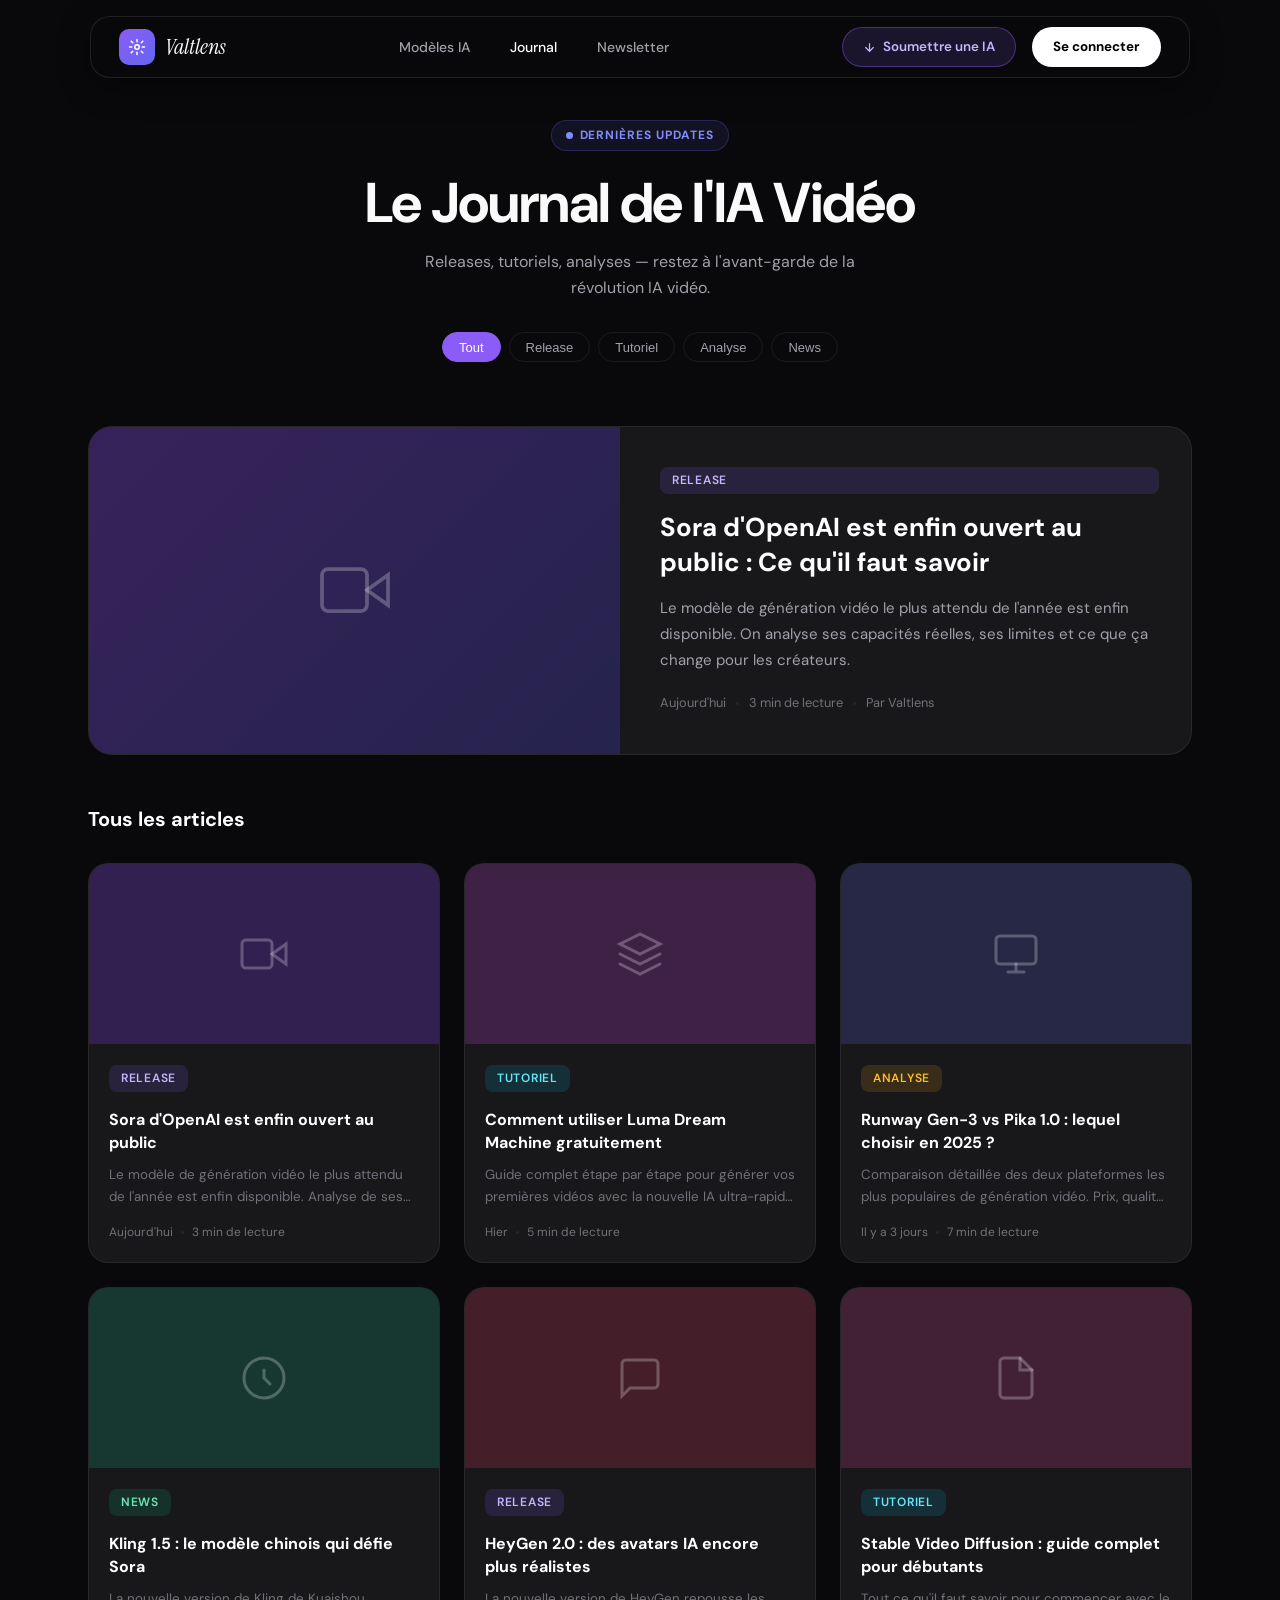
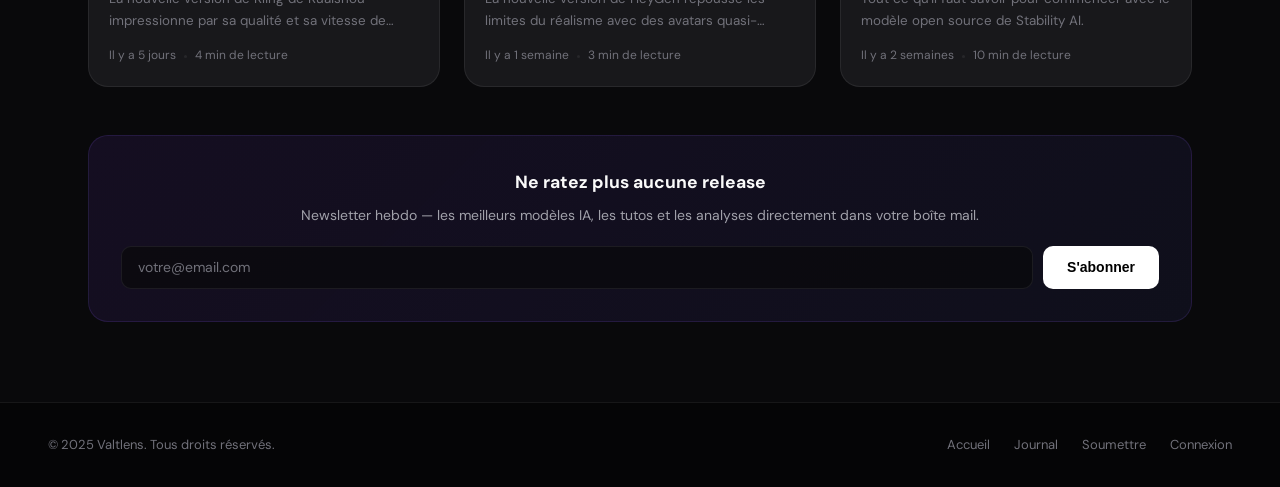
<file: blog/index.html>
<!DOCTYPE html>
<html lang="fr" style="scroll-behavior:smooth">
<head>
<meta charset="UTF-8">
<meta name="viewport" content="width=device-width,initial-scale=1">
<title>Valtlens — Le Journal de l'IA Vidéo</title>
<link href="https://fonts.googleapis.com/css2?family=DM+Sans:wght@300;400;500;600;700&family=Instrument+Serif:ital@0;1&display=swap" rel="stylesheet">
<style>
*,*::before,*::after{box-sizing:border-box;margin:0;padding:0}
:root{--bg:#09090b;--bg2:#111113;--bg3:#18181b;--bg4:#27272a;--fg:#fafafa;--fg2:#a1a1aa;--fg3:#71717a;--vi:#8b5cf6;--vi3:rgba(139,92,246,.15);--in:#6366f1;--border:rgba(255,255,255,.07)}
body{background:var(--bg);color:var(--fg);font-family:'DM Sans',sans-serif;overflow-x:hidden;line-height:1.6}
nav{position:fixed;top:16px;left:50%;transform:translateX(-50%);width:calc(100% - 3rem);max-width:1100px;z-index:100;background:rgba(9,9,11,.75);backdrop-filter:blur(28px);border:1px solid rgba(255,255,255,.1);border-radius:20px;padding:0 1.75rem;box-shadow:0 8px 32px rgba(0,0,0,.4)}
.nav-inner{display:flex;justify-content:space-between;align-items:center;height:60px}
.logo{display:flex;align-items:center;gap:10px;text-decoration:none;color:inherit}
.logo-icon{width:36px;height:36px;border-radius:10px;background:linear-gradient(135deg,var(--vi),var(--in));display:flex;align-items:center;justify-content:center;flex-shrink:0}
.logo-icon svg{width:18px;height:18px;fill:none;stroke:#fff;stroke-width:2;stroke-linecap:round}
.logo-name{font-family:'Instrument Serif',serif;font-size:1.4rem;color:#fff;font-style:italic}
.nav-links{display:flex;gap:2.5rem}
.nav-links a{font-size:.875rem;font-weight:500;color:var(--fg2);text-decoration:none;transition:color .2s}
.nav-links a:hover{color:#fff}
.nav-links a.active{color:#fff}
.nav-actions{display:flex;gap:1rem;align-items:center}


/* PAGE */
.page-wrap{max-width:1200px;margin:0 auto;padding:120px clamp(1rem,4vw,3rem) 5rem}
/* HERO */
.blog-hero{text-align:center;margin-bottom:4rem}
.blog-badge{display:inline-flex;align-items:center;gap:.4rem;padding:.3rem .875rem;border-radius:999px;background:rgba(99,102,241,.1);border:1px solid rgba(99,102,241,.25);font-size:.75rem;font-weight:700;color:#818cf8;text-transform:uppercase;letter-spacing:.08em;margin-bottom:1.25rem}
.blog-pulse{width:7px;height:7px;border-radius:50%;background:#818cf8;animation:pulse 1.5s infinite;flex-shrink:0}
@keyframes pulse{0%,100%{opacity:1;transform:scale(1)}50%{opacity:.7;transform:scale(.9)}}
.blog-title{font-size:clamp(2rem,5vw,3.5rem);font-weight:700;letter-spacing:-.02em;margin-bottom:.875rem;line-height:1.15}
.blog-sub{font-size:1rem;color:var(--fg2);max-width:500px;margin:0 auto 2rem}
/* FILTERS */
.cat-filters{display:flex;flex-wrap:wrap;justify-content:center;gap:.5rem;margin-bottom:.5rem}
.cat-btn{padding:.4rem 1rem;border-radius:999px;font-size:.8125rem;font-weight:500;cursor:pointer;border:1px solid var(--border);background:transparent;color:var(--fg2);transition:all .2s}
.cat-btn:hover{border-color:rgba(139,92,246,.4);color:#fff;background:var(--vi3)}
.cat-btn.active{background:var(--vi);color:#fff;border-color:var(--vi)}
/* FEATURED */
.featured-article{display:grid;grid-template-columns:1fr 1fr;gap:2.5rem;background:var(--bg3);border:1px solid var(--border);border-radius:24px;overflow:hidden;margin-bottom:3rem;cursor:pointer;transition:border-color .3s;text-decoration:none}
.featured-article:hover{border-color:rgba(139,92,246,.3)}
.featured-img{min-height:300px;display:flex;align-items:center;justify-content:center;position:relative;overflow:hidden}
.featured-img-inner{width:100%;height:100%;transition:transform .5s;display:flex;align-items:center;justify-content:center}
.featured-article:hover .featured-img-inner{transform:scale(1.04)}
.featured-body{padding:2.5rem 2rem 2.5rem 0;display:flex;flex-direction:column;justify-content:center}
.article-cat-badge{display:inline-block;padding:.25rem .75rem;border-radius:8px;font-size:.75rem;font-weight:600;text-transform:uppercase;letter-spacing:.06em;margin-bottom:1rem}
.cat-release{background:rgba(139,92,246,.15);color:#c4b5fd}
.cat-tutorial{background:rgba(6,182,212,.15);color:#67e8f9}
.cat-analysis{background:rgba(245,158,11,.15);color:#fbbf24}
.cat-news{background:rgba(16,185,129,.15);color:#6ee7b7}
.featured-body h2{font-size:1.625rem;font-weight:700;color:#fff;line-height:1.35;margin-bottom:.875rem}
.featured-body p{font-size:.9375rem;color:var(--fg2);line-height:1.75;margin-bottom:1.25rem}
.article-meta{display:flex;align-items:center;gap:.625rem;font-size:.8rem;color:var(--fg3)}
.meta-dot{width:3px;height:3px;border-radius:50%;background:var(--bg4)}
/* GRID */
.articles-grid{display:grid;grid-template-columns:repeat(auto-fill,minmax(320px,1fr));gap:1.5rem}
.article-card{background:var(--bg3);border:1px solid var(--border);border-radius:20px;overflow:hidden;cursor:pointer;transition:all .3s;text-decoration:none;display:block}
.article-card:hover{border-color:rgba(255,255,255,.12);transform:translateY(-3px)}
.card-img{height:180px;overflow:hidden;position:relative}
.card-img-inner{width:100%;height:100%;transition:transform .5s;display:flex;align-items:center;justify-content:center}
.article-card:hover .card-img-inner{transform:scale(1.05)}
.card-body{padding:1.25rem}
.card-title{font-size:1rem;font-weight:700;color:#fff;line-height:1.45;margin-bottom:.625rem;transition:color .2s}
.article-card:hover .card-title{color:var(--vi)}
.card-excerpt{font-size:.8375rem;color:var(--fg3);line-height:1.65;margin-bottom:.875rem;display:-webkit-box;-webkit-line-clamp:2;-webkit-box-orient:vertical;overflow:hidden}
.card-meta{font-size:.75rem;color:var(--fg3);display:flex;align-items:center;gap:.5rem}
/* SECTION TITLE */
.section-row{display:flex;justify-content:space-between;align-items:center;margin-bottom:1.75rem;margin-top:3rem}
.section-h2{font-size:1.25rem;font-weight:700;color:#fff}
.see-all{font-size:.875rem;color:var(--fg2);display:flex;align-items:center;gap:.3rem;cursor:pointer;background:none;border:none;transition:color .2s}
.see-all:hover{color:#fff}
/* SIDEBAR-LIKE newsletter */
.newsletter-mini{background:linear-gradient(135deg,rgba(124,58,237,.1),rgba(99,102,241,.07));border:1px solid rgba(139,92,246,.15);border-radius:20px;padding:2rem;margin-top:3rem;text-align:center}
.newsletter-mini h3{font-size:1.1rem;font-weight:700;margin-bottom:.5rem}
.newsletter-mini p{font-size:.875rem;color:var(--fg2);margin-bottom:1.25rem}
.nl-form{display:flex;gap:.625rem;flex-wrap:wrap;justify-content:center}
.nl-form input{flex:1;min-width:180px;padding:.7rem 1rem;border-radius:10px;background:rgba(9,9,11,.7);border:1px solid var(--border);color:#fff;font-family:inherit;font-size:.875rem;outline:none;transition:border-color .2s}
.nl-form input:focus{border-color:rgba(139,92,246,.5)}
.nl-form input::placeholder{color:var(--fg3)}
.nl-btn{padding:.7rem 1.5rem;border-radius:10px;background:#fff;color:#000;font-weight:700;font-size:.875rem;border:none;cursor:pointer;transition:all .2s}
.nl-btn:hover{background:#e4e4e7}
/* TOAST */
.toast{position:fixed;bottom:1.5rem;right:1.5rem;background:#18181b;border:1px solid rgba(139,92,246,.4);color:#fff;padding:.875rem 1.5rem;border-radius:12px;font-size:.875rem;z-index:9999;transform:translateY(100px);opacity:0;transition:all .35s;box-shadow:0 20px 40px rgba(0,0,0,.5);max-width:320px}
.toast.show{transform:translateY(0);opacity:1}
footer{border-top:1px solid var(--border);background:#050506;padding:2rem clamp(1rem,4vw,3rem)}
.footer-bottom{max-width:1200px;margin:0 auto;display:flex;justify-content:space-between;align-items:center;gap:1rem;flex-wrap:wrap}
.footer-bottom p{font-size:.8125rem;color:var(--fg3)}
.footer-nav{display:flex;gap:1.5rem}
.footer-nav a{font-size:.8125rem;color:var(--fg3);text-decoration:none;transition:color .2s}
.footer-nav a:hover{color:#fff}
@media(max-width:768px){.featured-article{grid-template-columns:1fr}.featured-body{padding:1.5rem}.nav-links{display:none}}
/* NAV-BTNS-UNIFIED */
.btn-submit-nav{padding:.5rem 1.25rem;border-radius:999px;background:var(--vi3);border:1px solid rgba(139,92,246,.4);font-size:.8375rem;font-weight:600;color:#c4b5fd;cursor:pointer;transition:all .25s;text-decoration:none;display:inline-flex;align-items:center;gap:.45rem;white-space:nowrap}
.btn-submit-nav:hover{background:rgba(139,92,246,.28);color:#fff;border-color:rgba(139,92,246,.7);transform:translateY(-1px)}
.btn-submit-nav svg{width:13px;height:13px;fill:none;stroke:currentColor;stroke-width:2.2;stroke-linecap:round;flex-shrink:0}
.btn-login{padding:.5rem 1.25rem;border-radius:999px;background:#fff;color:#000;font-size:.8375rem;font-weight:700;border:1px solid transparent;cursor:pointer;transition:all .25s;text-decoration:none;display:inline-flex;align-items:center;white-space:nowrap}
.btn-login:hover{background:#e8e8e8;transform:translateY(-1px)}
</style>
</head>
<body>

<nav>
  <div class="nav-inner">
    <a class="logo" href="/">
      <div class="logo-icon"><svg viewBox="0 0 24 24"><circle cx="12" cy="12" r="3"/><path d="M12 2v3M12 19v3M4.22 4.22l2.12 2.12M17.66 17.66l2.12 2.12M2 12h3M19 12h3M4.22 19.78l2.12-2.12M17.66 6.34l2.12-2.12"/></svg></div>
      <span class="logo-name">Valtlens</span>
    </a>
    <div class="nav-links">
      <a href="/#models">Modèles IA</a>
      <a href="/blog/" class="active">Journal</a>
      <a href="/#newsletter">Newsletter</a>
    </div>
    <div class="nav-actions">
      <a class="btn-submit-nav" href="/submit/"><svg viewBox="0 0 24 24"><path d="M12 5v14M5 12l7 7 7-7"/></svg>Soumettre une IA</a>
      <a class="btn-login" href="/auth/">Se connecter</a>
    </div>
  </div>
</nav>

<div class="page-wrap">

  <div class="blog-hero">
    <div class="blog-badge">
      <span class="blog-pulse"></span>
      Dernières Updates
    </div>
    <h1 class="blog-title">Le Journal de l'IA Vidéo</h1>
    <p class="blog-sub">Releases, tutoriels, analyses — restez à l'avant-garde de la révolution IA vidéo.</p>
    <div class="cat-filters" id="catFilters">
      <button class="cat-btn active" data-cat="all">Tout</button>
      <button class="cat-btn" data-cat="release">Release</button>
      <button class="cat-btn" data-cat="tutorial">Tutoriel</button>
      <button class="cat-btn" data-cat="analysis">Analyse</button>
      <button class="cat-btn" data-cat="news">News</button>
    </div>
  </div>

  <!-- FEATURED -->
  <a class="featured-article" href="/blog/article/?id=sora-public" id="featuredArticle">
    <div class="featured-img" style="background:linear-gradient(135deg,rgba(124,58,237,.3),rgba(79,70,229,.25))">
      <div class="featured-img-inner">
        <svg width="72" height="72" viewBox="0 0 24 24" fill="none" stroke="rgba(255,255,255,.25)" stroke-width="1.25" stroke-linecap="round"><polygon points="23 7 16 12 23 17 23 7"/><rect x="1" y="5" width="15" height="14" rx="2"/></svg>
      </div>
    </div>
    <div class="featured-body">
      <span class="article-cat-badge cat-release">Release</span>
      <h2>Sora d'OpenAI est enfin ouvert au public : Ce qu'il faut savoir</h2>
      <p>Le modèle de génération vidéo le plus attendu de l'année est enfin disponible. On analyse ses capacités réelles, ses limites et ce que ça change pour les créateurs.</p>
      <div class="article-meta">
        <span>Aujourd'hui</span><span class="meta-dot"></span>
        <span>3 min de lecture</span><span class="meta-dot"></span>
        <span>Par Valtlens</span>
      </div>
    </div>
  </a>

  <!-- GRID -->
  <div class="section-row">
    <h2 class="section-h2">Tous les articles</h2>
  </div>
  <div class="articles-grid" id="articlesGrid">
    <!-- Injected by JS -->
  </div>

  <!-- NEWSLETTER MINI -->
  <div class="newsletter-mini">
    <h3>Ne ratez plus aucune release</h3>
    <p>Newsletter hebdo — les meilleurs modèles IA, les tutos et les analyses directement dans votre boîte mail.</p>
    <div class="nl-form">
      <input type="email" id="nlEmail" placeholder="votre@email.com">
      <button class="nl-btn" onclick="handleNL()">S'abonner</button>
    </div>
  </div>

</div>

<footer>
  <div class="footer-bottom">
    <p>© 2025 Valtlens. Tous droits réservés.</p>
    <div class="footer-nav">
      <a href="/">Accueil</a>
      <a href="/blog/">Journal</a>
      <a href="/submit/">Soumettre</a>
      <a href="/auth/">Connexion</a>
    </div>
  </div>
</footer>

<div class="toast" id="toast"></div>

<script>
var ARTICLES = [
  {id:'sora-public',title:'Sora d\'OpenAI est enfin ouvert au public',excerpt:'Le modèle de génération vidéo le plus attendu de l\'année est enfin disponible. Analyse de ses capacités et limites.',cat:'release',color:'rgba(124,58,237,.25)',date:'Aujourd\'hui',read:'3 min'},
  {id:'luma-guide',title:'Comment utiliser Luma Dream Machine gratuitement',excerpt:'Guide complet étape par étape pour générer vos premières vidéos avec la nouvelle IA ultra-rapide de Luma Labs.',cat:'tutorial',color:'rgba(217,70,239,.2)',date:'Hier',read:'5 min'},
  {id:'runway-vs-pika',title:'Runway Gen-3 vs Pika 1.0 : lequel choisir en 2025 ?',excerpt:'Comparaison détaillée des deux plateformes les plus populaires de génération vidéo. Prix, qualité, cas d\'usage.',cat:'analysis',color:'rgba(99,102,241,.2)',date:'Il y a 3 jours',read:'7 min'},
  {id:'kling-update',title:'Kling 1.5 : le modèle chinois qui défie Sora',excerpt:'La nouvelle version de Kling de Kuaishou impressionne par sa qualité et sa vitesse de génération.',cat:'news',color:'rgba(16,185,129,.2)',date:'Il y a 5 jours',read:'4 min'},
  {id:'heygen-avatars',title:'HeyGen 2.0 : des avatars IA encore plus réalistes',excerpt:'La nouvelle version de HeyGen repousse les limites du réalisme avec des avatars quasi-indiscernables de vrais humains.',cat:'release',color:'rgba(244,63,94,.2)',date:'Il y a 1 semaine',read:'3 min'},
  {id:'stable-video-guide',title:'Stable Video Diffusion : guide complet pour débutants',excerpt:'Tout ce qu\'il faut savoir pour commencer avec le modèle open source de Stability AI.',cat:'tutorial',color:'rgba(236,72,153,.2)',date:'Il y a 2 semaines',read:'10 min'}
];

var icons = [
  '<polygon points="23 7 16 12 23 17 23 7"/><rect x="1" y="5" width="15" height="14" rx="2"/>',
  '<path d="M12 2L2 7l10 5 10-5-10-5zM2 17l10 5 10-5M2 12l10 5 10-5"/>',
  '<rect x="2" y="3" width="20" height="14" rx="2"/><path d="M8 21h8M12 17v4"/>',
  '<circle cx="12" cy="12" r="10"/><path d="M12 8v4l3 3"/>',
  '<path d="M21 15a2 2 0 0 1-2 2H7l-4 4V5a2 2 0 0 1 2-2h14a2 2 0 0 1 2 2z"/>',
  '<path d="M14 2H6a2 2 0 0 0-2 2v16a2 2 0 0 0 2 2h12a2 2 0 0 0 2-2V8z"/><polyline points="14 2 14 8 20 8"/>'
];

var catLabels = {release:'Release',tutorial:'Tutoriel',analysis:'Analyse',news:'News'};
var catClasses = {release:'cat-release',tutorial:'cat-tutorial',analysis:'cat-analysis',news:'cat-news'};

var currentCat = 'all';

function renderArticles(){
  var filtered = currentCat==='all' ? ARTICLES : ARTICLES.filter(function(a){return a.cat===currentCat;});
  var grid = document.getElementById('articlesGrid');
  if(filtered.length===0){grid.innerHTML='<p style="color:var(--fg3);padding:2rem 0">Aucun article dans cette catégorie pour le moment.</p>';return;}
  grid.innerHTML = filtered.map(function(a,i){
    return '<a class="article-card" href="/blog/article/?id='+a.id+'">'+
      '<div class="card-img" style="background:'+a.color+'">'+
        '<div class="card-img-inner">'+
          '<svg width="48" height="48" viewBox="0 0 24 24" fill="none" stroke="rgba(255,255,255,.25)" stroke-width="1.5" stroke-linecap="round">'+icons[i%icons.length]+'</svg>'+
        '</div>'+
      '</div>'+
      '<div class="card-body">'+
        '<span class="article-cat-badge '+catClasses[a.cat]+'">'+catLabels[a.cat]+'</span>'+
        '<div class="card-title">'+a.title+'</div>'+
        '<div class="card-excerpt">'+a.excerpt+'</div>'+
        '<div class="card-meta">'+a.date+'<span class="meta-dot" style="width:3px;height:3px;border-radius:50%;background:var(--bg4)"></span>'+a.read+' de lecture</div>'+
      '</div></a>';
  }).join('');
}

document.getElementById('catFilters').addEventListener('click',function(e){
  var btn=e.target.closest('.cat-btn');
  if(!btn)return;
  document.querySelectorAll('.cat-btn').forEach(function(b){b.classList.remove('active');});
  btn.classList.add('active');
  currentCat=btn.getAttribute('data-cat');
  renderArticles();
});

function handleNL(){
  var em=document.getElementById('nlEmail').value.trim();
  if(!em||!em.includes('@')){showToast('Entrez une adresse valide');return;}
  showToast('Abonné(e) avec succès !');
  document.getElementById('nlEmail').value='';
}

var toastTimer;
function showToast(msg){
  var t=document.getElementById('toast');
  t.textContent=msg;t.classList.add('show');
  clearTimeout(toastTimer);
  toastTimer=setTimeout(function(){t.classList.remove('show');},3000);
}

renderArticles();
</script>
</body>
</html>
</file>
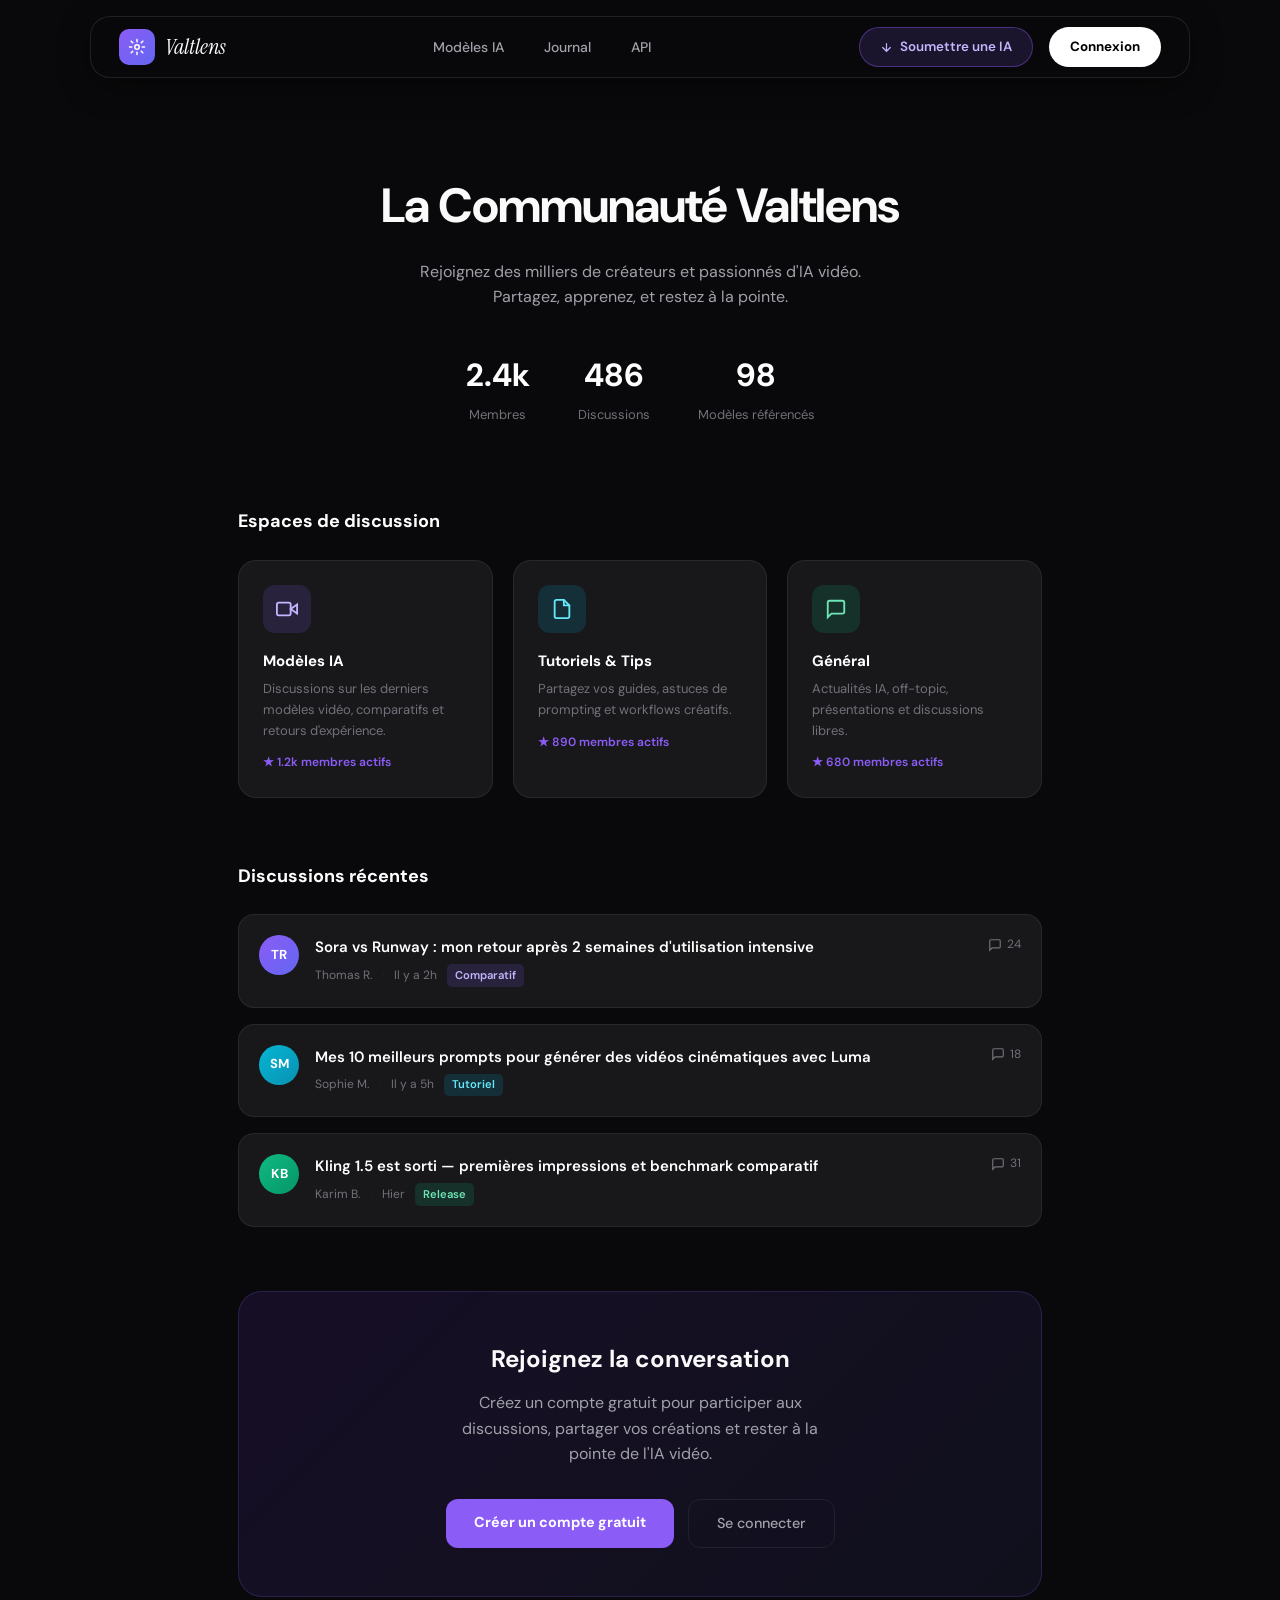
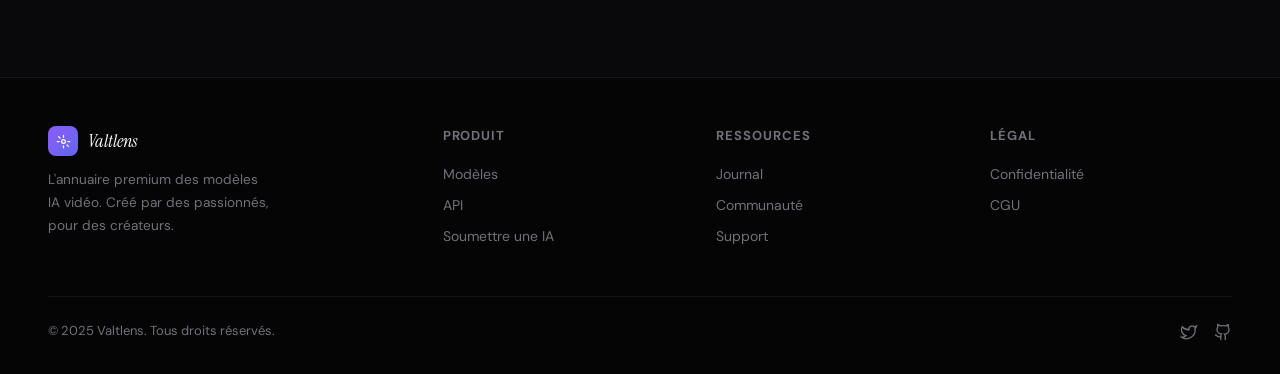
<file: community/index.html>
<!DOCTYPE html>
<html lang="fr" style="scroll-behavior:smooth">
<head>
<meta charset="UTF-8">
<meta name="viewport" content="width=device-width,initial-scale=1">
<title>Valtlens — Communauté</title>
<link href="https://fonts.googleapis.com/css2?family=DM+Sans:wght@300;400;500;600;700&family=Instrument+Serif:ital@0;1&display=swap" rel="stylesheet">
<style>
*,*::before,*::after{box-sizing:border-box;margin:0;padding:0}
:root{--bg:#09090b;--bg2:#111113;--bg3:#18181b;--bg4:#27272a;--fg:#fafafa;--fg2:#a1a1aa;--fg3:#71717a;--vi:#8b5cf6;--vi2:#7c3aed;--vi3:rgba(139,92,246,.15);--in:#6366f1;--border:rgba(255,255,255,.07)}
body{background:var(--bg);color:var(--fg);font-family:'DM Sans',sans-serif;overflow-x:hidden;line-height:1.6;min-height:100vh;display:flex;flex-direction:column}
nav{position:fixed;top:16px;left:50%;transform:translateX(-50%);width:calc(100% - 3rem);max-width:1100px;z-index:100;background:rgba(9,9,11,.75);backdrop-filter:blur(28px);border:1px solid rgba(255,255,255,.1);border-radius:20px;padding:0 1.75rem;box-shadow:0 8px 32px rgba(0,0,0,.4)}
.nav-inner{display:flex;justify-content:space-between;align-items:center;height:60px}
.logo{display:flex;align-items:center;gap:10px;text-decoration:none;color:inherit}
.logo-icon{width:36px;height:36px;border-radius:10px;background:linear-gradient(135deg,var(--vi),var(--in));display:flex;align-items:center;justify-content:center;flex-shrink:0}
.logo-icon svg{width:18px;height:18px;fill:none;stroke:#fff;stroke-width:2;stroke-linecap:round}
.logo-name{font-family:'Instrument Serif',serif;font-size:1.4rem;color:#fff;font-style:italic}
.nav-links{display:flex;gap:2.5rem}
.nav-links a{font-size:.875rem;font-weight:500;color:var(--fg2);text-decoration:none;transition:color .2s}
.nav-links a:hover,.nav-links a.active{color:#fff}
.nav-actions{display:flex;gap:1rem;align-items:center}
.btn-submit-nav{padding:.45rem 1.1rem;border-radius:10px;background:var(--vi3);border:1px solid rgba(139,92,246,.35);font-size:.8125rem;font-weight:600;color:#c4b5fd;cursor:pointer;transition:all .2s;text-decoration:none;display:inline-flex;align-items:center;gap:.4rem}
.btn-submit-nav:hover{background:rgba(139,92,246,.25);color:#fff;border-color:rgba(139,92,246,.6)}
.btn-submit-nav svg{width:13px;height:13px;fill:none;stroke:currentColor;stroke-width:2;stroke-linecap:round;flex-shrink:0}
.btn-login{padding:.5rem 1.25rem;border-radius:999px;background:#fff;color:#000;font-size:.8125rem;font-weight:600;border:none;cursor:pointer;transition:all .2s;text-decoration:none}
.btn-login:hover{background:#e4e4e7}
main{flex:1}
footer{border-top:1px solid var(--border);background:#050506;padding:3rem clamp(1rem,4vw,3rem) 2rem;margin-top:auto}
.footer-grid{max-width:1200px;margin:0 auto;display:grid;grid-template-columns:1.5fr repeat(3,1fr);gap:2rem;margin-bottom:2.5rem}
.footer-logo p{font-size:.85rem;color:var(--fg3);margin-top:.75rem;line-height:1.7;max-width:220px}
.footer-col h4{font-size:.8125rem;font-weight:700;color:var(--fg3);text-transform:uppercase;letter-spacing:.07em;margin-bottom:1rem}
.footer-col a{display:block;font-size:.875rem;color:var(--fg3);text-decoration:none;margin-bottom:.55rem;transition:color .2s;cursor:pointer}
.footer-col a:hover{color:#fff}
.footer-bottom{max-width:1200px;margin:0 auto;border-top:1px solid var(--border);padding-top:1.5rem;display:flex;justify-content:space-between;align-items:center;gap:1rem;flex-wrap:wrap}
.footer-bottom p{font-size:.8125rem;color:var(--fg3)}
.social-links{display:flex;gap:1rem}
.social-links a{color:var(--fg3);transition:color .2s}
.social-links a:hover{color:#fff}
.social-links svg{width:18px;height:18px;fill:none;stroke:currentColor;stroke-width:1.75;stroke-linecap:round;display:block}
.toast{position:fixed;bottom:1.5rem;right:1.5rem;background:#18181b;border:1px solid rgba(139,92,246,.4);color:#fff;padding:.875rem 1.5rem;border-radius:12px;font-size:.875rem;z-index:9999;transform:translateY(100px);opacity:0;transition:all .35s;box-shadow:0 20px 40px rgba(0,0,0,.5);max-width:320px}
.toast.show{transform:translateY(0);opacity:1}
.page-wrap{max-width:860px;margin:0 auto;padding:120px clamp(1rem,4vw,3rem) 5rem;flex:1}
.back-link{display:inline-flex;align-items:center;gap:.4rem;font-size:.875rem;color:var(--fg2);text-decoration:none;margin-bottom:2rem;transition:color .2s}
.back-link:hover{color:#fff}
.back-link svg{width:16px;height:16px}
.comm-hero{text-align:center;padding:3rem 0 4rem;position:relative}.comm-hero h1{font-size:clamp(2rem,5vw,3rem);font-weight:700;letter-spacing:-.02em;margin-bottom:.875rem}.comm-hero p{color:var(--fg2);max-width:500px;margin:0 auto 2.5rem}.stats-row{display:flex;justify-content:center;gap:3rem;margin-bottom:1rem;flex-wrap:wrap}.stat-item{text-align:center}.stat-num{font-size:2rem;font-weight:700;color:#fff;display:block}.stat-label{font-size:.8125rem;color:var(--fg3)}.channels-grid{display:grid;grid-template-columns:repeat(3,1fr);gap:1.25rem;margin-bottom:4rem}.channel-card{background:var(--bg3);border:1px solid var(--border);border-radius:18px;padding:1.5rem;text-decoration:none;display:block;transition:all .25s}.channel-card:hover{border-color:rgba(139,92,246,.3);transform:translateY(-3px)}.channel-icon{width:48px;height:48px;border-radius:12px;display:flex;align-items:center;justify-content:center;margin-bottom:1rem}.channel-card h3{font-size:.9375rem;font-weight:700;color:#fff;margin-bottom:.4rem}.channel-card p{font-size:.8125rem;color:var(--fg3);line-height:1.6}.channel-members{font-size:.75rem;color:var(--vi);font-weight:600;margin-top:.75rem}.posts-list{display:flex;flex-direction:column;gap:1rem;margin-bottom:4rem}.post-card{background:var(--bg3);border:1px solid var(--border);border-radius:16px;padding:1.25rem;display:flex;gap:1rem;align-items:flex-start;cursor:pointer;transition:border-color .2s}.post-card:hover{border-color:rgba(255,255,255,.12)}.post-avatar{width:40px;height:40px;border-radius:50%;flex-shrink:0;display:flex;align-items:center;justify-content:center;font-size:.8125rem;font-weight:700;color:#fff}.post-body{flex:1;min-width:0}.post-title{font-size:.9375rem;font-weight:600;color:#fff;margin-bottom:.3rem}.post-meta{font-size:.75rem;color:var(--fg3);display:flex;gap:.625rem;align-items:center;flex-wrap:wrap}.post-tag{padding:.15rem .5rem;border-radius:5px;font-size:.7rem;font-weight:600}.post-replies{display:flex;align-items:center;gap:.3rem;font-size:.75rem;color:var(--fg3);flex-shrink:0}.join-cta{background:linear-gradient(135deg,rgba(124,58,237,.12),rgba(99,102,241,.08));border:1px solid rgba(139,92,246,.2);border-radius:24px;padding:3rem;text-align:center}.join-cta h2{font-size:1.5rem;font-weight:700;margin-bottom:.75rem}.join-cta p{color:var(--fg2);margin-bottom:2rem;max-width:400px;margin-left:auto;margin-right:auto}.join-actions{display:flex;gap:.875rem;justify-content:center;flex-wrap:wrap}.btn-vi{padding:.75rem 1.75rem;border-radius:12px;background:var(--vi);color:#fff;font-size:.9rem;font-weight:700;border:none;cursor:pointer;text-decoration:none;transition:all .2s}.btn-vi:hover{background:var(--vi2)}.btn-outline{padding:.75rem 1.75rem;border-radius:12px;background:transparent;border:1px solid var(--border);color:var(--fg2);font-size:.9rem;font-weight:500;cursor:pointer;text-decoration:none;transition:all .2s}.btn-outline:hover{border-color:rgba(139,92,246,.4);color:#fff}.section-h2{font-size:1.125rem;font-weight:700;color:#fff;margin-bottom:1.5rem}@media(max-width:640px){.channels-grid{grid-template-columns:1fr}.stats-row{gap:2rem}}
@media(max-width:768px){.nav-links{display:none}.footer-grid{grid-template-columns:1fr 1fr}.footer-logo{grid-column:1/-1}}
/* NAV-BTNS-UNIFIED */
.btn-submit-nav{padding:.5rem 1.25rem;border-radius:999px;background:var(--vi3);border:1px solid rgba(139,92,246,.4);font-size:.8375rem;font-weight:600;color:#c4b5fd;cursor:pointer;transition:all .25s;text-decoration:none;display:inline-flex;align-items:center;gap:.45rem;white-space:nowrap}
.btn-submit-nav:hover{background:rgba(139,92,246,.28);color:#fff;border-color:rgba(139,92,246,.7);transform:translateY(-1px)}
.btn-submit-nav svg{width:13px;height:13px;fill:none;stroke:currentColor;stroke-width:2.2;stroke-linecap:round;flex-shrink:0}
.btn-login{padding:.5rem 1.25rem;border-radius:999px;background:#fff;color:#000;font-size:.8375rem;font-weight:700;border:1px solid transparent;cursor:pointer;transition:all .25s;text-decoration:none;display:inline-flex;align-items:center;white-space:nowrap}
.btn-login:hover{background:#e8e8e8;transform:translateY(-1px)}
</style>
</head>
<body><nav>
  <div class="nav-inner">
    <a class="logo" href="/"><div class="logo-icon"><svg viewBox="0 0 24 24"><circle cx="12" cy="12" r="3"/><path d="M12 2v3M12 19v3M4.22 4.22l2.12 2.12M17.66 17.66l2.12 2.12M2 12h3M19 12h3M4.22 19.78l2.12-2.12M17.66 6.34l2.12-2.12"/></svg></div><span class="logo-name">Valtlens</span></a>
    <div class="nav-links">
      <a href="/#models">Modèles IA</a>
      <a href="/blog/">Journal</a>
      <a href="/api/" >API</a>
    </div>
    <div class="nav-actions">
      <a class="btn-submit-nav" href="/submit/"><svg viewBox="0 0 24 24"><path d="M12 5v14M5 12l7 7 7-7"/></svg>Soumettre une IA</a>
      <a class="btn-login" href="/auth/">Connexion</a>
    </div>
  </div>
</nav><main>
<div class="page-wrap" style="max-width:900px">
  <div class="comm-hero">
    <h1>La Communauté Valtlens</h1>
    <p>Rejoignez des milliers de créateurs et passionnés d'IA vidéo. Partagez, apprenez, et restez à la pointe.</p>
    <div class="stats-row">
      <div class="stat-item"><span class="stat-num">2.4k</span><span class="stat-label">Membres</span></div>
      <div class="stat-item"><span class="stat-num">486</span><span class="stat-label">Discussions</span></div>
      <div class="stat-item"><span class="stat-num">98</span><span class="stat-label">Modèles référencés</span></div>
    </div>
  </div>

  <div class="section-h2">Espaces de discussion</div>
  <div class="channels-grid">
    <a class="channel-card" href="/auth/">
      <div class="channel-icon" style="background:rgba(139,92,246,.15)"><svg width="22" height="22" viewBox="0 0 24 24" fill="none" stroke="#c4b5fd" stroke-width="2" stroke-linecap="round"><polygon points="23 7 16 12 23 17 23 7"/><rect x="1" y="5" width="15" height="14" rx="2"/></svg></div>
      <h3>Modèles IA</h3>
      <p>Discussions sur les derniers modèles vidéo, comparatifs et retours d'expérience.</p>
      <div class="channel-members">★ 1.2k membres actifs</div>
    </a>
    <a class="channel-card" href="/auth/">
      <div class="channel-icon" style="background:rgba(6,182,212,.15)"><svg width="22" height="22" viewBox="0 0 24 24" fill="none" stroke="#67e8f9" stroke-width="2" stroke-linecap="round"><path d="M14 2H6a2 2 0 0 0-2 2v16a2 2 0 0 0 2 2h12a2 2 0 0 0 2-2V8z"/><polyline points="14 2 14 8 20 8"/></svg></div>
      <h3>Tutoriels & Tips</h3>
      <p>Partagez vos guides, astuces de prompting et workflows créatifs.</p>
      <div class="channel-members">★ 890 membres actifs</div>
    </a>
    <a class="channel-card" href="/auth/">
      <div class="channel-icon" style="background:rgba(16,185,129,.15)"><svg width="22" height="22" viewBox="0 0 24 24" fill="none" stroke="#6ee7b7" stroke-width="2" stroke-linecap="round"><path d="M21 15a2 2 0 0 1-2 2H7l-4 4V5a2 2 0 0 1 2-2h14a2 2 0 0 1 2 2z"/></svg></div>
      <h3>Général</h3>
      <p>Actualités IA, off-topic, présentations et discussions libres.</p>
      <div class="channel-members">★ 680 membres actifs</div>
    </a>
  </div>

  <div class="section-h2">Discussions récentes</div>
  <div class="posts-list">
    <div class="post-card" onclick="window.location.href='/auth/'">
      <div class="post-avatar" style="background:linear-gradient(135deg,#8b5cf6,#6366f1)">TR</div>
      <div class="post-body">
        <div class="post-title">Sora vs Runway : mon retour après 2 semaines d'utilisation intensive</div>
        <div class="post-meta">
          <span>Thomas R.</span>
          <span style="color:var(--border)">·</span>
          <span>Il y a 2h</span>
          <span class="post-tag" style="background:rgba(139,92,246,.15);color:#c4b5fd">Comparatif</span>
        </div>
      </div>
      <div class="post-replies"><svg width="14" height="14" viewBox="0 0 24 24" fill="none" stroke="currentColor" stroke-width="2" stroke-linecap="round"><path d="M21 15a2 2 0 0 1-2 2H7l-4 4V5a2 2 0 0 1 2-2h14a2 2 0 0 1 2 2z"/></svg>24</div>
    </div>
    <div class="post-card" onclick="window.location.href='/auth/'">
      <div class="post-avatar" style="background:linear-gradient(135deg,#06b6d4,#0891b2)">SM</div>
      <div class="post-body">
        <div class="post-title">Mes 10 meilleurs prompts pour générer des vidéos cinématiques avec Luma</div>
        <div class="post-meta">
          <span>Sophie M.</span>
          <span style="color:var(--border)">·</span>
          <span>Il y a 5h</span>
          <span class="post-tag" style="background:rgba(6,182,212,.15);color:#67e8f9">Tutoriel</span>
        </div>
      </div>
      <div class="post-replies"><svg width="14" height="14" viewBox="0 0 24 24" fill="none" stroke="currentColor" stroke-width="2" stroke-linecap="round"><path d="M21 15a2 2 0 0 1-2 2H7l-4 4V5a2 2 0 0 1 2-2h14a2 2 0 0 1 2 2z"/></svg>18</div>
    </div>
    <div class="post-card" onclick="window.location.href='/auth/'">
      <div class="post-avatar" style="background:linear-gradient(135deg,#10b981,#059669)">KB</div>
      <div class="post-body">
        <div class="post-title">Kling 1.5 est sorti — premières impressions et benchmark comparatif</div>
        <div class="post-meta">
          <span>Karim B.</span>
          <span style="color:var(--border)">·</span>
          <span>Hier</span>
          <span class="post-tag" style="background:rgba(16,185,129,.15);color:#6ee7b7">Release</span>
        </div>
      </div>
      <div class="post-replies"><svg width="14" height="14" viewBox="0 0 24 24" fill="none" stroke="currentColor" stroke-width="2" stroke-linecap="round"><path d="M21 15a2 2 0 0 1-2 2H7l-4 4V5a2 2 0 0 1 2-2h14a2 2 0 0 1 2 2z"/></svg>31</div>
    </div>
  </div>

  <div class="join-cta">
    <h2>Rejoignez la conversation</h2>
    <p>Créez un compte gratuit pour participer aux discussions, partager vos créations et rester à la pointe de l'IA vidéo.</p>
    <div class="join-actions">
      <a class="btn-vi" href="/auth/">Créer un compte gratuit</a>
      <a class="btn-outline" href="/auth/">Se connecter</a>
    </div>
  </div>
</div>
</main><footer>
  <div class="footer-grid">
    <div class="footer-logo">
      <a class="logo" href="/"><div class="logo-icon" style="width:30px;height:30px;border-radius:8px"><svg viewBox="0 0 24 24" style="width:15px;height:15px" fill="none" stroke="#fff" stroke-width="2" stroke-linecap="round"><circle cx="12" cy="12" r="3"/><path d="M12 2v3M12 19v3M4.22 4.22l2.12 2.12M17.66 17.66l2.12 2.12M2 12h3M19 12h3"/></svg></div><span class="logo-name" style="font-size:1.1rem">Valtlens</span></a>
      <p>L'annuaire premium des modèles IA vidéo. Créé par des passionnés, pour des créateurs.</p>
    </div>
    <div class="footer-col">
      <h4>Produit</h4>
      <a href="/#models">Modèles</a>
      <a href="/api/">API</a>
      <a href="/submit/">Soumettre une IA</a>
    </div>
    <div class="footer-col">
      <h4>Ressources</h4>
      <a href="/blog/">Journal</a>
      <a href="/community/">Communauté</a>
      <a href="/support/">Support</a>
    </div>
    <div class="footer-col">
      <h4>Légal</h4>
      <a href="/legal/privacy/">Confidentialité</a>
      <a href="/legal/terms/">CGU</a>
    </div>
  </div>
  <div class="footer-bottom">
    <p>© 2025 Valtlens. Tous droits réservés.</p>
    <div class="social-links">
      <a href="#"><svg viewBox="0 0 24 24"><path d="M22 4s-.7 2.1-2 3.4c1.6 10-9.4 17.3-18 11.6 2.2.1 4.4-.6 6-2C3 15.5.5 9.6 3 5c2.2 2.6 5.6 4.1 9 4-.9-4.2 4-6.6 7-3.8 1.1 0 3-1.2 3-1.2z"/></svg></a>
      <a href="#"><svg viewBox="0 0 24 24"><path d="M15 22v-4a4.8 4.8 0 0 0-1-3.2c3 0 6-2 6-5.5.08-1.25-.27-2.48-1-3.5.28-1.15.28-2.35 0-3.5 0 0-1 0-3 1.5-2.64-.5-5.36-.5-8 0C6 2 5 2 5 2c-.3 1.15-.3 2.35 0 3.5A5.4 5.4 0 0 0 4 9c0 3.5 3 5.5 6 5.5-.39.49-.68 1.05-.85 1.65S9.06 17.32 9 18v4"/><path d="M9 18c-4.51 2-5-2-7-2"/></svg></a>
    </div>
  </div>
</footer>
<div class="toast" id="toast"></div>
<script>
var _tt;
function showToast(m){{var t=document.getElementById('toast');t.textContent=m;t.classList.add('show');clearTimeout(_tt);_tt=setTimeout(function(){{t.classList.remove('show');}},3000);}}
</script></body>
</html>
</file>
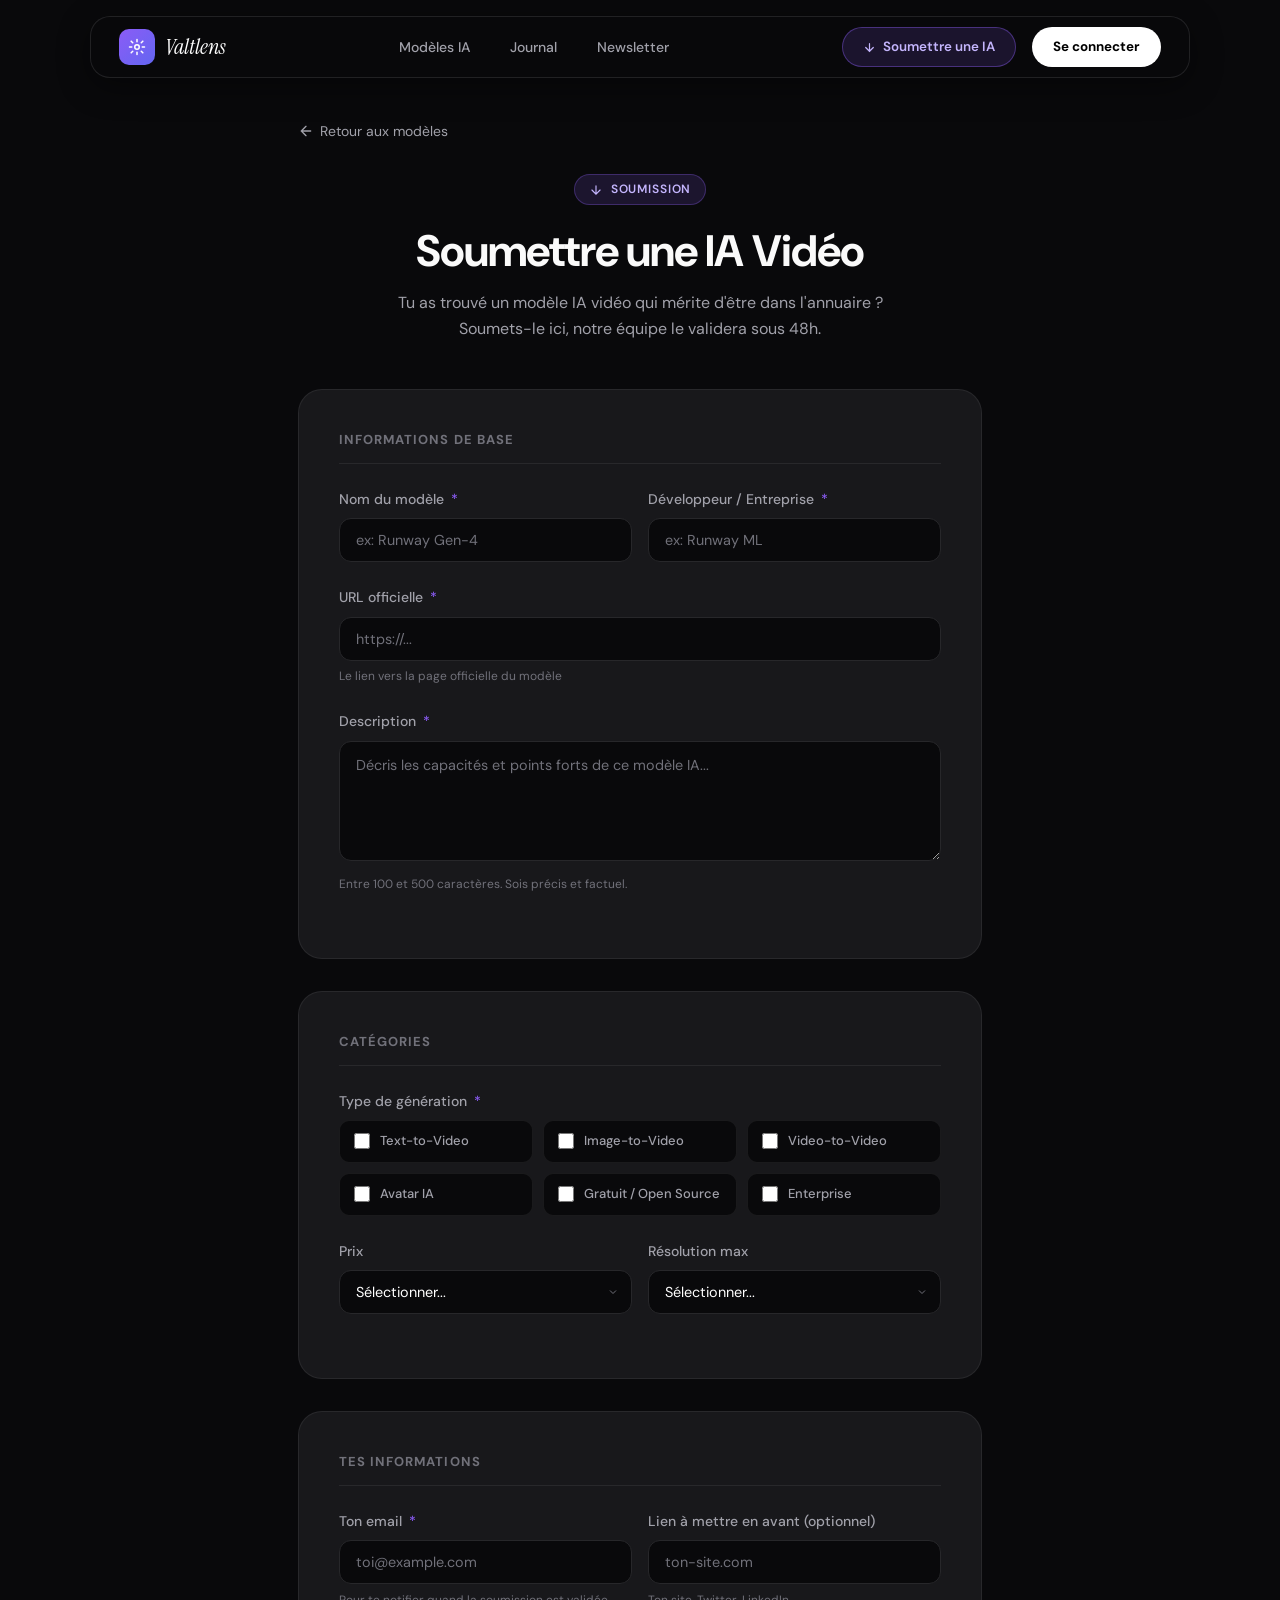
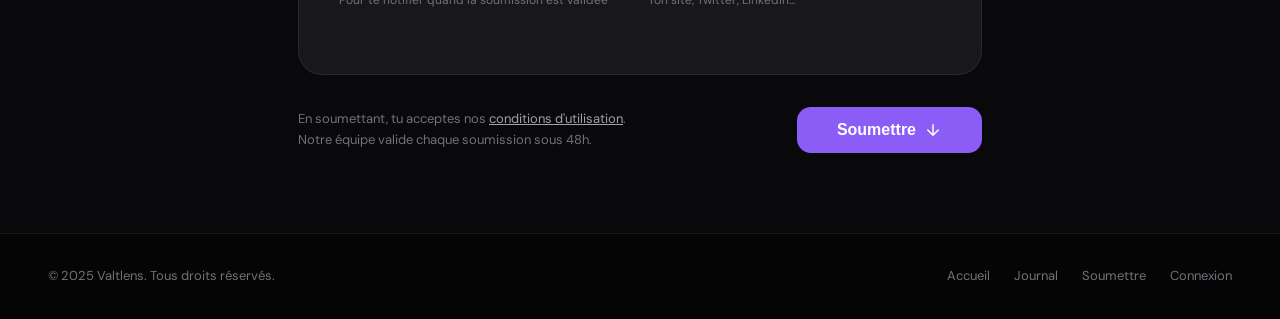
<file: submit/index.html>
<!DOCTYPE html>
<html lang="fr" style="scroll-behavior:smooth">
<head>
<meta charset="UTF-8">
<meta name="viewport" content="width=device-width,initial-scale=1">
<title>Valtlens — Soumettre une IA</title>
<link href="https://fonts.googleapis.com/css2?family=DM+Sans:wght@300;400;500;600;700&family=Instrument+Serif:ital@0;1&display=swap" rel="stylesheet">
<style>
*,*::before,*::after{box-sizing:border-box;margin:0;padding:0}
:root{--bg:#09090b;--bg2:#111113;--bg3:#18181b;--bg4:#27272a;--fg:#fafafa;--fg2:#a1a1aa;--fg3:#71717a;--vi:#8b5cf6;--vi2:#7c3aed;--vi3:rgba(139,92,246,.15);--in:#6366f1;--border:rgba(255,255,255,.07);--err:#f43f5e;--ok:#10b981}
body{background:var(--bg);color:var(--fg);font-family:'DM Sans',sans-serif;overflow-x:hidden;line-height:1.6}
nav{position:fixed;top:16px;left:50%;transform:translateX(-50%);width:calc(100% - 3rem);max-width:1100px;z-index:100;background:rgba(9,9,11,.75);backdrop-filter:blur(28px);border:1px solid rgba(255,255,255,.1);border-radius:20px;padding:0 1.75rem;box-shadow:0 8px 32px rgba(0,0,0,.4)}
.nav-inner{display:flex;justify-content:space-between;align-items:center;height:60px}
.logo{display:flex;align-items:center;gap:10px;text-decoration:none;color:inherit}
.logo-icon{width:36px;height:36px;border-radius:10px;background:linear-gradient(135deg,var(--vi),var(--in));display:flex;align-items:center;justify-content:center;flex-shrink:0}
.logo-icon svg{width:18px;height:18px;fill:none;stroke:#fff;stroke-width:2;stroke-linecap:round}
.logo-name{font-family:'Instrument Serif',serif;font-size:1.4rem;color:#fff;font-style:italic}
.nav-links{display:flex;gap:2.5rem}
.nav-links a{font-size:.875rem;font-weight:500;color:var(--fg2);text-decoration:none;transition:color .2s}
.nav-links a:hover{color:#fff}
.nav-links a.active{color:#fff}
.nav-actions{display:flex;gap:1rem;align-items:center}
.btn-ghost{padding:.45rem 1rem;border-radius:999px;border:1px solid var(--bg4);font-size:.8125rem;font-weight:500;color:var(--fg2);background:transparent;cursor:pointer;transition:all .2s;text-decoration:none;display:inline-flex;align-items:center}
.btn-ghost:hover{border-color:var(--vi);color:#fff;background:var(--vi3)}
.btn-cta-nav{padding:.5rem 1.25rem;border-radius:999px;background:#fff;color:#000;font-size:.8125rem;font-weight:600;border:none;cursor:pointer;transition:all .2s;text-decoration:none;display:inline-flex;align-items:center}
.btn-cta-nav:hover{background:#e4e4e7}
/* PAGE */
.page-wrap{max-width:780px;margin:0 auto;padding:120px clamp(1rem,4vw,3rem) 5rem}
.back-link{display:inline-flex;align-items:center;gap:.4rem;font-size:.875rem;color:var(--fg2);text-decoration:none;margin-bottom:2rem;transition:color .2s}
.back-link:hover{color:#fff}
.back-link svg{width:16px;height:16px}
/* HEADER */
.page-header{margin-bottom:3rem;text-align:center}
.page-eyebrow{display:inline-flex;align-items:center;gap:.5rem;padding:.3rem .875rem;border-radius:999px;background:var(--vi3);border:1px solid rgba(139,92,246,.3);font-size:.75rem;font-weight:600;color:#c4b5fd;text-transform:uppercase;letter-spacing:.07em;margin-bottom:1.25rem}
.page-title{font-size:clamp(1.75rem,4vw,2.75rem);font-weight:700;line-height:1.2;letter-spacing:-.02em;margin-bottom:.75rem}
.page-sub{font-size:1rem;color:var(--fg2);max-width:520px;margin:0 auto}
/* FORM */
.form-card{background:var(--bg3);border:1px solid var(--border);border-radius:24px;padding:2.5rem;margin-bottom:2rem}
.form-section-title{font-size:.8125rem;font-weight:700;color:var(--fg3);text-transform:uppercase;letter-spacing:.08em;margin-bottom:1.5rem;padding-bottom:.75rem;border-bottom:1px solid var(--border)}
.field{margin-bottom:1.5rem}
.field-row{display:grid;grid-template-columns:1fr 1fr;gap:1rem}
label{display:block;font-size:.875rem;font-weight:500;color:var(--fg2);margin-bottom:.5rem}
label span.req{color:var(--vi);margin-left:.2rem}
input[type=text],input[type=url],input[type=email],select,textarea{width:100%;padding:.75rem 1rem;background:var(--bg);border:1px solid var(--bg4);border-radius:12px;color:#fff;font-family:inherit;font-size:.9rem;outline:none;transition:border-color .2s;-webkit-appearance:none}
input[type=text]:focus,input[type=url]:focus,input[type=email]:focus,select:focus,textarea:focus{border-color:var(--vi);box-shadow:0 0 0 3px rgba(139,92,246,.12)}
input::placeholder,textarea::placeholder{color:var(--fg3)}
select{cursor:pointer;background-image:url("data:image/svg+xml,%3Csvg xmlns='http://www.w3.org/2000/svg' width='12' height='12' viewBox='0 0 24 24' fill='none' stroke='%2371717a' stroke-width='2'%3E%3Cpath d='M6 9l6 6 6-6'/%3E%3C/svg%3E");background-repeat:no-repeat;background-position:right 12px center;padding-right:2.5rem}
select option{background:var(--bg3)}
textarea{resize:vertical;min-height:120px;line-height:1.6}
.field-hint{font-size:.75rem;color:var(--fg3);margin-top:.4rem}
.field-error{font-size:.75rem;color:var(--err);margin-top:.4rem;display:none}
.field.invalid input,.field.invalid select,.field.invalid textarea{border-color:var(--err)}
.field.invalid .field-error{display:block}
/* CHECKBOXES */
.check-grid{display:grid;grid-template-columns:repeat(auto-fill,minmax(160px,1fr));gap:.625rem}
.check-item{display:flex;align-items:center;gap:.625rem;padding:.625rem .875rem;border-radius:10px;border:1px solid var(--border);cursor:pointer;transition:all .2s;background:var(--bg)}
.check-item:hover{border-color:rgba(139,92,246,.3);background:var(--vi3)}
.check-item input[type=checkbox]{width:16px;height:16px;accent-color:var(--vi);flex-shrink:0}
.check-item label{font-size:.8125rem;color:var(--fg2);cursor:pointer;margin:0}
/* PREVIEW */
.preview-card{background:linear-gradient(160deg,#18181b,#111113);border:1px solid var(--border);border-radius:20px;padding:1.5rem;margin-top:2rem;display:none}
.preview-card.visible{display:block}
.preview-label{font-size:.75rem;font-weight:700;color:var(--fg3);text-transform:uppercase;letter-spacing:.08em;margin-bottom:1rem}
.preview-name{font-size:1.25rem;font-weight:700;color:#fff}
.preview-dev{font-size:.875rem;color:var(--fg3);margin-top:.2rem}
/* SUBMIT BTN */
.submit-row{display:flex;justify-content:space-between;align-items:center;gap:1rem;flex-wrap:wrap}
.btn-submit{padding:.875rem 2.5rem;border-radius:14px;background:var(--vi);color:#fff;font-size:1rem;font-weight:700;border:none;cursor:pointer;transition:all .2s;display:inline-flex;align-items:center;gap:.5rem}
.btn-submit:hover{background:var(--vi2);transform:translateY(-1px);box-shadow:0 8px 24px rgba(139,92,246,.35)}
.btn-submit:disabled{opacity:.5;cursor:not-allowed;transform:none}
.btn-submit svg{width:18px;height:18px;flex-shrink:0}
.terms-note{font-size:.8125rem;color:var(--fg3)}
.terms-note a{color:var(--fg2);text-decoration:underline}
/* SUCCESS */
.success-screen{text-align:center;padding:3rem 2rem;display:none}
.success-screen.show{display:block}
.success-icon{width:72px;height:72px;border-radius:50%;background:rgba(16,185,129,.15);border:1px solid rgba(16,185,129,.3);display:flex;align-items:center;justify-content:center;margin:0 auto 1.5rem}
.success-icon svg{width:36px;height:36px;stroke:#34d399;fill:none;stroke-width:2;stroke-linecap:round}
.toast{position:fixed;bottom:1.5rem;right:1.5rem;background:#18181b;border:1px solid rgba(139,92,246,.4);color:#fff;padding:.875rem 1.5rem;border-radius:12px;font-size:.875rem;z-index:9999;transform:translateY(100px);opacity:0;transition:all .35s;box-shadow:0 20px 40px rgba(0,0,0,.5);max-width:320px}
.toast.show{transform:translateY(0);opacity:1}
footer{border-top:1px solid var(--border);background:#050506;padding:2rem clamp(1rem,4vw,3rem)}
.footer-bottom{max-width:1200px;margin:0 auto;display:flex;justify-content:space-between;align-items:center;gap:1rem;flex-wrap:wrap}
.footer-bottom p{font-size:.8125rem;color:var(--fg3)}
.footer-nav{display:flex;gap:1.5rem}
.footer-nav a{font-size:.8125rem;color:var(--fg3);text-decoration:none;transition:color .2s}
.footer-nav a:hover{color:#fff}
@media(max-width:600px){.field-row{grid-template-columns:1fr}.nav-links{display:none}.submit-row{flex-direction:column;align-items:stretch}.btn-submit{justify-content:center}}
/* NAV-BTNS-UNIFIED */
.btn-submit-nav{padding:.5rem 1.25rem;border-radius:999px;background:var(--vi3);border:1px solid rgba(139,92,246,.4);font-size:.8375rem;font-weight:600;color:#c4b5fd;cursor:pointer;transition:all .25s;text-decoration:none;display:inline-flex;align-items:center;gap:.45rem;white-space:nowrap}
.btn-submit-nav:hover{background:rgba(139,92,246,.28);color:#fff;border-color:rgba(139,92,246,.7);transform:translateY(-1px)}
.btn-submit-nav svg{width:13px;height:13px;fill:none;stroke:currentColor;stroke-width:2.2;stroke-linecap:round;flex-shrink:0}
.btn-login{padding:.5rem 1.25rem;border-radius:999px;background:#fff;color:#000;font-size:.8375rem;font-weight:700;border:1px solid transparent;cursor:pointer;transition:all .25s;text-decoration:none;display:inline-flex;align-items:center;white-space:nowrap}
.btn-login:hover{background:#e8e8e8;transform:translateY(-1px)}
</style>
</head>
<body>

<nav>
  <div class="nav-inner">
    <a class="logo" href="/">
      <div class="logo-icon"><svg viewBox="0 0 24 24"><circle cx="12" cy="12" r="3"/><path d="M12 2v3M12 19v3M4.22 4.22l2.12 2.12M17.66 17.66l2.12 2.12M2 12h3M19 12h3M4.22 19.78l2.12-2.12M17.66 6.34l2.12-2.12"/></svg></div>
      <span class="logo-name">Valtlens</span>
    </a>
    <div class="nav-links">
      <a href="/#models">Modèles IA</a>
      <a href="/blog/">Journal</a>
      <a href="/#newsletter">Newsletter</a>
    </div>
    <div class="nav-actions">
      <a class="btn-submit-nav" href="/submit/"><svg viewBox="0 0 24 24"><path d="M12 5v14M5 12l7 7 7-7"/></svg>Soumettre une IA</a>
      <a class="btn-login" href="/auth/">Se connecter</a>
    </div>
  </div>
</nav>

<div class="page-wrap">
  <a class="back-link" href="/">
    <svg viewBox="0 0 24 24" fill="none" stroke="currentColor" stroke-width="2" stroke-linecap="round"><path d="M19 12H5M12 5l-7 7 7 7"/></svg>
    Retour aux modèles
  </a>

  <div class="page-header">
    <div class="page-eyebrow">
      <svg width="14" height="14" viewBox="0 0 24 24" fill="none" stroke="currentColor" stroke-width="2" stroke-linecap="round"><path d="M12 5v14M5 12l7 7 7-7"/></svg>
      Soumission
    </div>
    <h1 class="page-title">Soumettre une IA Vidéo</h1>
    <p class="page-sub">Tu as trouvé un modèle IA vidéo qui mérite d'être dans l'annuaire ? Soumets-le ici, notre équipe le validera sous 48h.</p>
  </div>

  <!-- FORM -->
  <div id="formWrap">
    <div class="form-card">
      <div class="form-section-title">Informations de base</div>

      <div class="field-row">
        <div class="field" id="f-name">
          <label>Nom du modèle <span class="req">*</span></label>
          <input type="text" id="name" placeholder="ex: Runway Gen-4" maxlength="80">
          <div class="field-error">Ce champ est requis</div>
        </div>
        <div class="field" id="f-dev">
          <label>Développeur / Entreprise <span class="req">*</span></label>
          <input type="text" id="dev" placeholder="ex: Runway ML" maxlength="80">
          <div class="field-error">Ce champ est requis</div>
        </div>
      </div>

      <div class="field" id="f-url">
        <label>URL officielle <span class="req">*</span></label>
        <input type="url" id="url" placeholder="https://...">
        <div class="field-hint">Le lien vers la page officielle du modèle</div>
        <div class="field-error">URL invalide</div>
      </div>

      <div class="field" id="f-desc">
        <label>Description <span class="req">*</span></label>
        <textarea id="desc" placeholder="Décris les capacités et points forts de ce modèle IA..."></textarea>
        <div class="field-hint">Entre 100 et 500 caractères. Sois précis et factuel.</div>
        <div class="field-error">Minimum 50 caractères requis</div>
      </div>
    </div>

    <div class="form-card">
      <div class="form-section-title">Catégories</div>

      <div class="field">
        <label>Type de génération <span class="req">*</span></label>
        <div class="check-grid" id="catGrid">
          <div class="check-item">
            <input type="checkbox" id="c1" value="text-to-video">
            <label for="c1">Text-to-Video</label>
          </div>
          <div class="check-item">
            <input type="checkbox" id="c2" value="image-to-video">
            <label for="c2">Image-to-Video</label>
          </div>
          <div class="check-item">
            <input type="checkbox" id="c3" value="video-to-video">
            <label for="c3">Video-to-Video</label>
          </div>
          <div class="check-item">
            <input type="checkbox" id="c4" value="avatar">
            <label for="c4">Avatar IA</label>
          </div>
          <div class="check-item">
            <input type="checkbox" id="c5" value="free">
            <label for="c5">Gratuit / Open Source</label>
          </div>
          <div class="check-item">
            <input type="checkbox" id="c6" value="enterprise">
            <label for="c6">Enterprise</label>
          </div>
        </div>
      </div>

      <div class="field-row">
        <div class="field">
          <label>Prix</label>
          <select id="pricing">
            <option value="">Sélectionner...</option>
            <option value="free">100% Gratuit</option>
            <option value="freemium">Freemium</option>
            <option value="paid">Payant</option>
            <option value="enterprise">Enterprise (sur devis)</option>
          </select>
        </div>
        <div class="field">
          <label>Résolution max</label>
          <select id="resolution">
            <option value="">Sélectionner...</option>
            <option value="720p">720p</option>
            <option value="1080p">1080p</option>
            <option value="4K">4K</option>
            <option value="variable">Variable</option>
          </select>
        </div>
      </div>
    </div>

    <div class="form-card">
      <div class="form-section-title">Tes informations</div>

      <div class="field-row">
        <div class="field" id="f-email">
          <label>Ton email <span class="req">*</span></label>
          <input type="email" id="email" placeholder="toi@example.com">
          <div class="field-hint">Pour te notifier quand la soumission est validée</div>
          <div class="field-error">Email invalide</div>
        </div>
        <div class="field">
          <label>Lien à mettre en avant (optionnel)</label>
          <input type="url" id="submitterUrl" placeholder="ton-site.com">
          <div class="field-hint">Ton site, Twitter, LinkedIn...</div>
        </div>
      </div>
    </div>

    <!-- PREVIEW -->
    <div class="preview-card" id="previewCard">
      <div class="preview-label">Aperçu de ta soumission</div>
      <div class="preview-name" id="prevName">—</div>
      <div class="preview-dev" id="prevDev">—</div>
      <div id="prevDesc" style="font-size:.875rem;color:var(--fg2);margin-top:.75rem;line-height:1.7">—</div>
    </div>

    <div class="submit-row" style="margin-top:2rem">
      <div class="terms-note">En soumettant, tu acceptes nos <a href="#">conditions d'utilisation</a>.<br>Notre équipe valide chaque soumission sous 48h.</div>
      <button class="btn-submit" id="submitBtn" onclick="handleSubmit()">
        Soumettre
        <svg viewBox="0 0 24 24" fill="none" stroke="currentColor" stroke-width="2" stroke-linecap="round"><path d="M12 5v14M5 12l7 7 7-7"/></svg>
      </button>
    </div>
  </div>

  <!-- SUCCESS -->
  <div class="success-screen" id="successScreen">
    <div class="success-icon">
      <svg viewBox="0 0 24 24"><path d="M20 6 9 17l-5-5"/></svg>
    </div>
    <h2 style="font-size:1.75rem;font-weight:700;margin-bottom:.75rem">Soumission envoyée !</h2>
    <p style="color:var(--fg2);max-width:400px;margin:0 auto 2rem;line-height:1.7">Merci ! Notre équipe va examiner ta soumission dans les 48 prochaines heures. Tu recevras une notification par email.</p>
    <a href="/" style="display:inline-flex;align-items:center;gap:.5rem;padding:.75rem 1.75rem;border-radius:14px;background:#fff;color:#000;font-weight:700;text-decoration:none;transition:all .2s">← Retour à l'annuaire</a>
  </div>
</div>

<footer>
  <div class="footer-bottom">
    <p>© 2025 Valtlens. Tous droits réservés.</p>
    <div class="footer-nav">
      <a href="/">Accueil</a>
      <a href="/blog/">Journal</a>
      <a href="/submit/">Soumettre</a>
      <a href="/auth/">Connexion</a>
    </div>
  </div>
</footer>

<div class="toast" id="toast"></div>

<script>
// Live preview
['name','dev','desc'].forEach(function(id){
  var el=document.getElementById(id);
  if(el) el.addEventListener('input', updatePreview);
});

function updatePreview(){
  var n=document.getElementById('name').value.trim();
  var d=document.getElementById('dev').value.trim();
  var desc=document.getElementById('desc').value.trim();
  var card=document.getElementById('previewCard');
  if(n||d||desc){
    card.classList.add('visible');
    document.getElementById('prevName').textContent=n||'Nom du modèle';
    document.getElementById('prevDev').textContent=d?'par '+d:'Développeur';
    document.getElementById('prevDesc').textContent=desc||'Description du modèle...';
  }else{
    card.classList.remove('visible');
  }
}

function validate(){
  var ok=true;
  // name
  var n=document.getElementById('name').value.trim();
  var fn=document.getElementById('f-name');
  if(!n){fn.classList.add('invalid');ok=false;}else{fn.classList.remove('invalid');}
  // dev
  var d=document.getElementById('dev').value.trim();
  var fd=document.getElementById('f-dev');
  if(!d){fd.classList.add('invalid');ok=false;}else{fd.classList.remove('invalid');}
  // url
  var u=document.getElementById('url').value.trim();
  var fu=document.getElementById('f-url');
  if(!u||!u.startsWith('http')){fu.classList.add('invalid');ok=false;}else{fu.classList.remove('invalid');}
  // desc
  var desc=document.getElementById('desc').value.trim();
  var fdesc=document.getElementById('f-desc');
  if(desc.length<50){fdesc.classList.add('invalid');ok=false;}else{fdesc.classList.remove('invalid');}
  // email
  var em=document.getElementById('email').value.trim();
  var fem=document.getElementById('f-email');
  if(!em||!em.includes('@')){fem.classList.add('invalid');ok=false;}else{fem.classList.remove('invalid');}
  return ok;
}

function handleSubmit(){
  if(!validate()){
    showToast('Remplis tous les champs requis');
    return;
  }
  var btn=document.getElementById('submitBtn');
  btn.disabled=true;
  btn.textContent='Envoi en cours...';
  // Simulate async
  setTimeout(function(){
    document.getElementById('formWrap').style.display='none';
    document.getElementById('successScreen').classList.add('show');
    window.scrollTo({top:0,behavior:'smooth'});
  }, 1200);
}

var toastTimer;
function showToast(msg){
  var t=document.getElementById('toast');
  t.textContent=msg;t.classList.add('show');
  clearTimeout(toastTimer);
  toastTimer=setTimeout(function(){t.classList.remove('show');},3000);
}
</script>
</body>
</html>
</file>
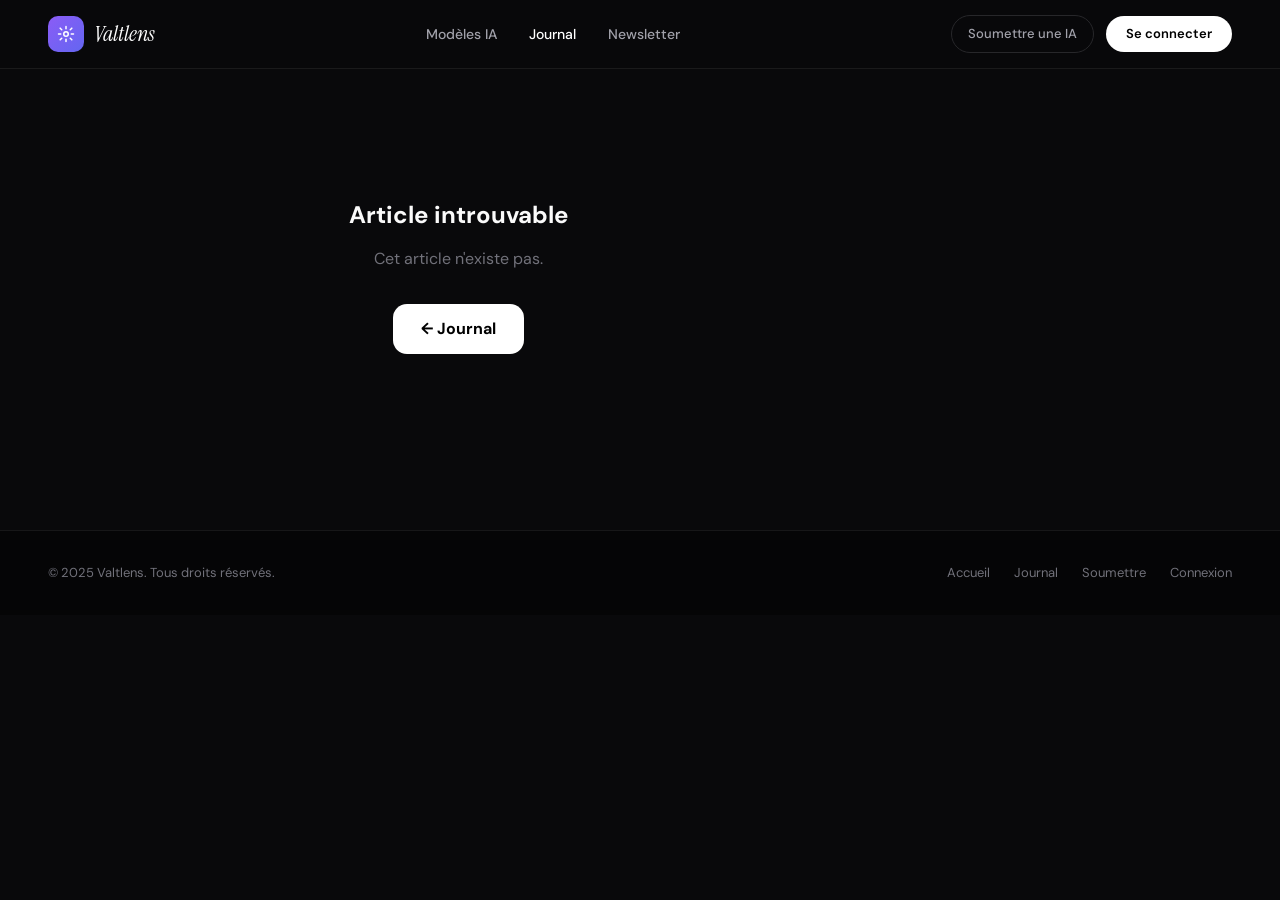
<file: blog/article/index.html>
<!DOCTYPE html>
<html lang="fr" style="scroll-behavior:smooth">
<head>
<meta charset="UTF-8">
<meta name="viewport" content="width=device-width,initial-scale=1">
<title>Valtlens — Article</title>
<link href="https://fonts.googleapis.com/css2?family=DM+Sans:wght@300;400;500;600;700&family=Instrument+Serif:ital@0;1&display=swap" rel="stylesheet">
<style>
*,*::before,*::after{box-sizing:border-box;margin:0;padding:0}
:root{--bg:#09090b;--bg2:#111113;--bg3:#18181b;--bg4:#27272a;--fg:#fafafa;--fg2:#a1a1aa;--fg3:#71717a;--vi:#8b5cf6;--vi3:rgba(139,92,246,.15);--in:#6366f1;--border:rgba(255,255,255,.07)}
body{background:var(--bg);color:var(--fg);font-family:'DM Sans',sans-serif;overflow-x:hidden;line-height:1.6}
nav{position:fixed;top:0;width:100%;z-index:100;background:rgba(9,9,11,.85);backdrop-filter:blur(24px);border-bottom:1px solid var(--border);padding:0 clamp(1rem,4vw,3rem)}
.nav-inner{max-width:1200px;margin:0 auto;display:flex;justify-content:space-between;align-items:center;height:68px}
.logo{display:flex;align-items:center;gap:10px;text-decoration:none;color:inherit}
.logo-icon{width:36px;height:36px;border-radius:10px;background:linear-gradient(135deg,var(--vi),var(--in));display:flex;align-items:center;justify-content:center;flex-shrink:0}
.logo-icon svg{width:18px;height:18px;fill:none;stroke:#fff;stroke-width:2;stroke-linecap:round}
.logo-name{font-family:'Instrument Serif',serif;font-size:1.4rem;color:#fff;font-style:italic}
.nav-links{display:flex;gap:2rem}
.nav-links a{font-size:.875rem;font-weight:500;color:var(--fg2);text-decoration:none;transition:color .2s}
.nav-links a:hover,.nav-links a.active{color:#fff}
.nav-actions{display:flex;gap:.75rem;align-items:center}
.btn-ghost{padding:.45rem 1rem;border-radius:999px;border:1px solid var(--bg4);font-size:.8125rem;font-weight:500;color:var(--fg2);background:transparent;cursor:pointer;transition:all .2s;text-decoration:none}
.btn-ghost:hover{border-color:var(--vi);color:#fff;background:var(--vi3)}
.btn-cta-nav{padding:.5rem 1.25rem;border-radius:999px;background:#fff;color:#000;font-size:.8125rem;font-weight:600;border:none;cursor:pointer;transition:all .2s;text-decoration:none}
.btn-cta-nav:hover{background:#e4e4e7}
/* LAYOUT */
.page-wrap{max-width:1200px;margin:0 auto;padding:100px clamp(1rem,4vw,3rem) 5rem;display:grid;grid-template-columns:1fr 300px;gap:4rem;align-items:start}
.back-link{display:inline-flex;align-items:center;gap:.4rem;font-size:.875rem;color:var(--fg2);text-decoration:none;margin-bottom:2rem;transition:color .2s}
.back-link:hover{color:#fff}
.back-link svg{width:16px;height:16px}
/* ARTICLE HEADER */
.article-cover{width:100%;border-radius:20px;overflow:hidden;margin-bottom:2.5rem;height:340px;display:flex;align-items:center;justify-content:center}
.article-cover-inner{width:100%;height:100%;display:flex;align-items:center;justify-content:center}
.art-badge{display:inline-block;padding:.3rem .875rem;border-radius:8px;font-size:.75rem;font-weight:600;text-transform:uppercase;letter-spacing:.06em;margin-bottom:1rem}
.cat-release{background:rgba(139,92,246,.15);color:#c4b5fd}
.cat-tutorial{background:rgba(6,182,212,.15);color:#67e8f9}
.cat-analysis{background:rgba(245,158,11,.15);color:#fbbf24}
.cat-news{background:rgba(16,185,129,.15);color:#6ee7b7}
.article-title{font-size:clamp(1.75rem,4vw,2.5rem);font-weight:700;line-height:1.25;letter-spacing:-.02em;margin-bottom:1rem}
.article-meta-row{display:flex;align-items:center;gap:.75rem;font-size:.875rem;color:var(--fg3);margin-bottom:2rem;flex-wrap:wrap}
.meta-sep{width:3px;height:3px;border-radius:50%;background:var(--bg4)}
.author-chip{display:flex;align-items:center;gap:.5rem}
.author-avatar{width:28px;height:28px;border-radius:50%;background:linear-gradient(135deg,var(--vi),var(--in));display:flex;align-items:center;justify-content:center;font-size:.7rem;font-weight:700;color:#fff;flex-shrink:0}
/* CONTENT */
.article-content{font-size:1rem;color:var(--fg2);line-height:1.85}
.article-content h2{font-size:1.375rem;font-weight:700;color:#fff;margin:2.5rem 0 1rem;letter-spacing:-.01em}
.article-content h3{font-size:1.125rem;font-weight:600;color:#fff;margin:2rem 0 .75rem}
.article-content p{margin-bottom:1.25rem}
.article-content strong{color:#fff;font-weight:600}
.article-content ul,.article-content ol{margin-bottom:1.25rem;padding-left:1.5rem}
.article-content li{margin-bottom:.5rem}
.article-content blockquote{border-left:3px solid var(--vi);padding:1rem 1.25rem;background:var(--vi3);border-radius:0 12px 12px 0;margin:1.5rem 0;color:var(--fg)}
.article-content .highlight-box{background:var(--bg3);border:1px solid var(--border);border-radius:14px;padding:1.25rem 1.5rem;margin:1.5rem 0}
.article-content .highlight-box strong{display:block;margin-bottom:.4rem;color:var(--vi)}
/* SHARE */
.share-row{display:flex;align-items:center;gap:.75rem;margin:3rem 0;padding:1.5rem;background:var(--bg3);border:1px solid var(--border);border-radius:16px;flex-wrap:wrap}
.share-label{font-size:.875rem;font-weight:600;color:#fff;margin-right:.25rem}
.share-btn{padding:.45rem 1rem;border-radius:999px;border:1px solid var(--border);font-size:.8125rem;color:var(--fg2);background:transparent;cursor:pointer;transition:all .2s}
.share-btn:hover{border-color:rgba(139,92,246,.4);color:#fff;background:var(--vi3)}
/* SIDEBAR */
.sidebar{position:sticky;top:90px}
.sidebar-card{background:var(--bg3);border:1px solid var(--border);border-radius:18px;padding:1.25rem;margin-bottom:1.25rem}
.sidebar-title{font-size:.75rem;font-weight:700;color:var(--fg3);text-transform:uppercase;letter-spacing:.08em;margin-bottom:1rem;padding-bottom:.625rem;border-bottom:1px solid var(--border)}
.related-item{display:flex;flex-direction:column;padding:.75rem 0;border-bottom:1px solid var(--border);cursor:pointer;text-decoration:none;transition:opacity .2s}
.related-item:last-child{border-bottom:none;padding-bottom:0}
.related-item:hover{opacity:.75}
.related-item-title{font-size:.875rem;font-weight:600;color:#fff;line-height:1.4;margin-bottom:.25rem}
.related-item-meta{font-size:.75rem;color:var(--fg3)}
.model-chip{display:flex;align-items:center;gap:.625rem;padding:.625rem .875rem;border-radius:10px;background:var(--bg);border:1px solid var(--border);cursor:pointer;text-decoration:none;transition:all .2s;margin-bottom:.5rem}
.model-chip:hover{border-color:rgba(139,92,246,.3);background:var(--vi3)}
.model-chip-dot{width:10px;height:10px;border-radius:50%;flex-shrink:0}
.model-chip-name{font-size:.875rem;font-weight:600;color:#fff}
.model-chip-dev{font-size:.75rem;color:var(--fg3)}
/* TOAST */
.toast{position:fixed;bottom:1.5rem;right:1.5rem;background:#18181b;border:1px solid rgba(139,92,246,.4);color:#fff;padding:.875rem 1.5rem;border-radius:12px;font-size:.875rem;z-index:9999;transform:translateY(100px);opacity:0;transition:all .35s;box-shadow:0 20px 40px rgba(0,0,0,.5);max-width:320px}
.toast.show{transform:translateY(0);opacity:1}
footer{border-top:1px solid var(--border);background:#050506;padding:2rem clamp(1rem,4vw,3rem)}
.footer-bottom{max-width:1200px;margin:0 auto;display:flex;justify-content:space-between;align-items:center;gap:1rem;flex-wrap:wrap}
.footer-bottom p{font-size:.8125rem;color:var(--fg3)}
.footer-nav{display:flex;gap:1.5rem}
.footer-nav a{font-size:.8125rem;color:var(--fg3);text-decoration:none;transition:color .2s}
.footer-nav a:hover{color:#fff}
@media(max-width:900px){.page-wrap{grid-template-columns:1fr}.sidebar{position:static}.nav-links{display:none}}
</style>
</head>
<body>

<nav>
  <div class="nav-inner">
    <a class="logo" href="/">
      <div class="logo-icon"><svg viewBox="0 0 24 24"><circle cx="12" cy="12" r="3"/><path d="M12 2v3M12 19v3M4.22 4.22l2.12 2.12M17.66 17.66l2.12 2.12M2 12h3M19 12h3M4.22 19.78l2.12-2.12M17.66 6.34l2.12-2.12"/></svg></div>
      <span class="logo-name">Valtlens</span>
    </a>
    <div class="nav-links">
      <a href="/#models">Modèles IA</a>
      <a href="/blog/" class="active">Journal</a>
      <a href="/#newsletter">Newsletter</a>
    </div>
    <div class="nav-actions">
      <a class="btn-ghost" href="/submit/">Soumettre une IA</a>
      <a class="btn-cta-nav" href="/auth/">Se connecter</a>
    </div>
  </div>
</nav>

<div class="page-wrap">
  <main id="mainContent">
    <!-- injected by JS -->
  </main>
  <aside class="sidebar" id="sidebar">
    <!-- injected by JS -->
  </aside>
</div>

<footer>
  <div class="footer-bottom">
    <p>© 2025 Valtlens. Tous droits réservés.</p>
    <div class="footer-nav">
      <a href="/">Accueil</a>
      <a href="/blog/">Journal</a>
      <a href="/submit/">Soumettre</a>
      <a href="/auth/">Connexion</a>
    </div>
  </div>
</footer>

<div class="toast" id="toast"></div>

<script>
var ARTICLES = {
  'sora-public':{
    title:'Sora d\'OpenAI est enfin ouvert au public : Ce qu\'il faut savoir',
    cat:'release',catLabel:'Release',catClass:'cat-release',
    date:'29 mars 2025',read:'3 min',author:'Valtlens',
    cover:'linear-gradient(135deg,rgba(124,58,237,.35),rgba(79,70,229,.25))',
    coverIcon:'<polygon points="23 7 16 12 23 17 23 7"/><rect x="1" y="5" width="15" height="14" rx="2"/>',
    modelId:'sora',modelName:'Sora',modelColor:'#8b5cf6',
    content:`
      <p>Après des mois d'attente et une présentation en fanfare, <strong>Sora est enfin accessible au public</strong>. Le modèle text-to-video d'OpenAI, capable de générer des vidéos de 60 secondes à partir d'une simple description, est désormais disponible pour tous les abonnés ChatGPT Plus.</p>

      <h2>Ce que Sora peut faire</h2>
      <p>Sora représente une avancée technique majeure dans le domaine de la génération vidéo. Voici ce que le modèle propose concrètement :</p>
      <ul>
        <li><strong>Durée</strong> : jusqu'à 60 secondes de vidéo continue</li>
        <li><strong>Résolution</strong> : 1080p avec une qualité cinématographique</li>
        <li><strong>Cohérence temporelle</strong> : les personnages et les objets restent cohérents d'une image à l'autre</li>
        <li><strong>Styles variés</strong> : du réalisme à l'animation, Sora s'adapte à votre demande</li>
      </ul>

      <blockquote>
        "Sora peut créer des scènes avec plusieurs personnages, des types de mouvements spécifiques et des détails précis du sujet et de l'arrière-plan." — OpenAI
      </blockquote>

      <h2>Les limites à connaître</h2>
      <p>Comme tout modèle IA, Sora n'est pas parfait. Voici les points faibles à noter :</p>
      <ul>
        <li>La physique des objets n'est pas toujours réaliste (liquides, interactions complexes)</li>
        <li>Les textes dans la vidéo peuvent être incorrects ou flous</li>
        <li>Les mouvements de foules peuvent sembler artificiels</li>
        <li>Les mains restent un point faible récurrent</li>
      </ul>

      <div class="highlight-box">
        <strong>Accès et tarifs</strong>
        Sora est inclus dans l'abonnement ChatGPT Plus ($20/mois) avec des crédits limités. Les abonnés Pro ont un accès illimité. Une API est disponible pour les développeurs.
      </div>

      <h2>Notre verdict</h2>
      <p>Sora est indéniablement le modèle text-to-video le plus impressionnant disponible aujourd'hui. Sa capacité à générer des vidéos longues et cohérentes le distingue nettement de la concurrence. Pour les créateurs de contenu, les agences et les indépendants, c'est un outil qui va changer la façon de produire du contenu vidéo.</p>
      <p>Son intégration dans l'écosystème ChatGPT le rend accessible à une audience très large. Si vous êtes déjà abonné à ChatGPT Plus, vous avez déjà accès à l'outil le plus puissant de la génération vidéo IA.</p>
    `
  },
  'luma-guide':{
    title:'Comment utiliser Luma Dream Machine gratuitement',
    cat:'tutorial',catLabel:'Tutoriel',catClass:'cat-tutorial',
    date:'28 mars 2025',read:'5 min',author:'Valtlens',
    cover:'linear-gradient(135deg,rgba(217,70,239,.25),rgba(139,92,246,.2))',
    coverIcon:'<path d="M12 2L2 7l10 5 10-5-10-5zM2 17l10 5 10-5M2 12l10 5 10-5"/>',
    modelId:'luma',modelName:'Luma Dream Machine',modelColor:'#d946ef',
    content:`
      <p>Luma Dream Machine est l'un des modèles de génération vidéo les plus accessibles du marché. Dans ce guide, on vous explique comment créer vos premières vidéos gratuitement en moins de 5 minutes.</p>

      <h2>Créer votre compte</h2>
      <p>Rendez-vous sur <strong>lumalabs.ai</strong> et créez un compte gratuit avec votre email ou votre compte Google. Aucune carte bancaire n'est requise pour commencer.</p>

      <h2>Rédiger votre premier prompt</h2>
      <p>La qualité de votre vidéo dépend directement de la qualité de votre prompt. Voici quelques conseils :</p>
      <ul>
        <li>Soyez précis sur le sujet, l'action et l'ambiance</li>
        <li>Mentionnez le style de caméra (vue aérienne, gros plan, etc.)</li>
        <li>Ajoutez des détails sur l'éclairage et les couleurs</li>
        <li>Spécifiez le mouvement souhaité</li>
      </ul>

      <div class="highlight-box">
        <strong>Exemple de prompt efficace</strong>
        "Une femme marche dans une ruelle parisienne au coucher du soleil, lumière dorée, vue de derrière, style cinématographique, mouvement lent"
      </div>

      <h2>Générer et affiner</h2>
      <p>Luma génère votre vidéo en environ 2-3 minutes. Si le résultat ne vous convient pas, vous pouvez régénérer avec le même prompt ou l'affiner. Le plan gratuit vous donne environ 5 générations par jour.</p>

      <h2>Astuces pro</h2>
      <p>Pour obtenir les meilleurs résultats, utilisez une image de référence en plus du prompt textuel. Cette fonctionnalité image-to-video de Luma est particulièrement puissante pour contrôler le style visuel.</p>
    `
  }
};

var RELATED = [
  {id:'runway-vs-pika',title:'Runway Gen-3 vs Pika 1.0 : lequel choisir ?',meta:'Analyse · 7 min'},
  {id:'kling-update',title:'Kling 1.5 : le modèle chinois qui défie Sora',meta:'News · 4 min'},
  {id:'heygen-avatars',title:'HeyGen 2.0 : des avatars encore plus réalistes',meta:'Release · 3 min'}
];

function getParam(n){return new URLSearchParams(window.location.search).get(n);}

function renderArticle(a){
  document.title='Valtlens — '+a.title;

  var relatedHTML=RELATED.map(function(r){
    return '<a class="related-item" href="/blog/article/?id='+r.id+'">'+
      '<div class="related-item-title">'+r.title+'</div>'+
      '<div class="related-item-meta">'+r.meta+'</div>'+
    '</a>';
  }).join('');

  document.getElementById('mainContent').innerHTML=
    '<a class="back-link" href="/blog/">'+'<svg viewBox="0 0 24 24" fill="none" stroke="currentColor" stroke-width="2" stroke-linecap:round><path d="M19 12H5M12 5l-7 7 7 7"/></svg>'+'Retour au journal</a>'+

    '<div class="article-cover" style="background:'+a.cover+'">'+
      '<div class="article-cover-inner">'+
        '<svg width="80" height="80" viewBox="0 0 24 24" fill="none" stroke="rgba(255,255,255,.2)" stroke-width="1.25" stroke-linecap="round">'+a.coverIcon+'</svg>'+
      '</div>'+
    '</div>'+

    '<span class="art-badge '+a.catClass+'">'+a.catLabel+'</span>'+
    '<h1 class="article-title">'+a.title+'</h1>'+
    '<div class="article-meta-row">'+
      '<div class="author-chip">'+
        '<div class="author-avatar">VL</div>'+
        '<span>'+a.author+'</span>'+
      '</div>'+
      '<span class="meta-sep"></span>'+
      '<span>'+a.date+'</span>'+
      '<span class="meta-sep"></span>'+
      '<span>'+a.read+' de lecture</span>'+
    '</div>'+

    '<div class="article-content">'+a.content+'</div>'+

    '<div class="share-row">'+
      '<span class="share-label">Partager</span>'+
      '<button class="share-btn" onclick="copyLink()">Copier le lien</button>'+
      '<button class="share-btn" onclick="showToast(\'Twitter bientôt !\')">Twitter / X</button>'+
      '<button class="share-btn" onclick="showToast(\'LinkedIn bientôt !\')">LinkedIn</button>'+
    '</div>';

  document.getElementById('sidebar').innerHTML=
    '<div class="sidebar-card">'+
      '<div class="sidebar-title">Modèle mentionné</div>'+
      '<a class="model-chip" href="/model/?id='+a.modelId+'">'+
        '<div class="model-chip-dot" style="background:'+a.modelColor+'"></div>'+
        '<div><div class="model-chip-name">'+a.modelName+'</div><div class="model-chip-dev">Voir la fiche</div></div>'+
      '</a>'+
    '</div>'+
    '<div class="sidebar-card">'+
      '<div class="sidebar-title">Articles similaires</div>'+
      relatedHTML+
    '</div>'+
    '<div class="sidebar-card" style="background:linear-gradient(135deg,rgba(124,58,237,.1),rgba(99,102,241,.07));border-color:rgba(139,92,246,.15)">'+
      '<div class="sidebar-title">Newsletter</div>'+
      '<p style="font-size:.8375rem;color:var(--fg2);margin-bottom:1rem;line-height:1.6">Ne ratez plus aucune release IA.</p>'+
      '<input type="email" id="sideNL" placeholder="votre@email.com" style="width:100%;padding:.65rem .875rem;border-radius:10px;background:rgba(9,9,11,.7);border:1px solid var(--border);color:#fff;font-family:inherit;font-size:.8125rem;outline:none;margin-bottom:.625rem">'+
      '<button onclick="handleSideNL()" style="width:100%;padding:.65rem;border-radius:10px;background:var(--vi);color:#fff;font-weight:700;font-size:.8125rem;border:none;cursor:pointer">S\'abonner</button>'+
    '</div>';
}

function renderNotFound(){
  document.getElementById('mainContent').innerHTML=
    '<div style="text-align:center;padding:6rem 2rem">'+
      '<h1 style="font-size:1.5rem;font-weight:700;margin-bottom:.75rem">Article introuvable</h1>'+
      '<p style="color:var(--fg3);margin-bottom:2rem">Cet article n\'existe pas.</p>'+
      '<a href="/blog/" style="display:inline-flex;align-items:center;gap:.5rem;padding:.75rem 1.75rem;border-radius:14px;background:#fff;color:#000;font-weight:700;text-decoration:none">← Journal</a>'+
    '</div>';
  document.getElementById('sidebar').innerHTML='';
}

function copyLink(){
  navigator.clipboard&&navigator.clipboard.writeText(window.location.href);
  showToast('Lien copié !');
}

function handleSideNL(){
  var em=document.getElementById('sideNL').value.trim();
  if(!em||!em.includes('@')){showToast('Email invalide');return;}
  showToast('Abonné(e) !');
  document.getElementById('sideNL').value='';
}

var toastTimer;
function showToast(msg){
  var t=document.getElementById('toast');
  t.textContent=msg;t.classList.add('show');
  clearTimeout(toastTimer);
  toastTimer=setTimeout(function(){t.classList.remove('show');},3000);
}

var id=getParam('id');
var article=ARTICLES[id];
if(article) renderArticle(article);
else renderNotFound();
</script>
</body>
</html>
</file>
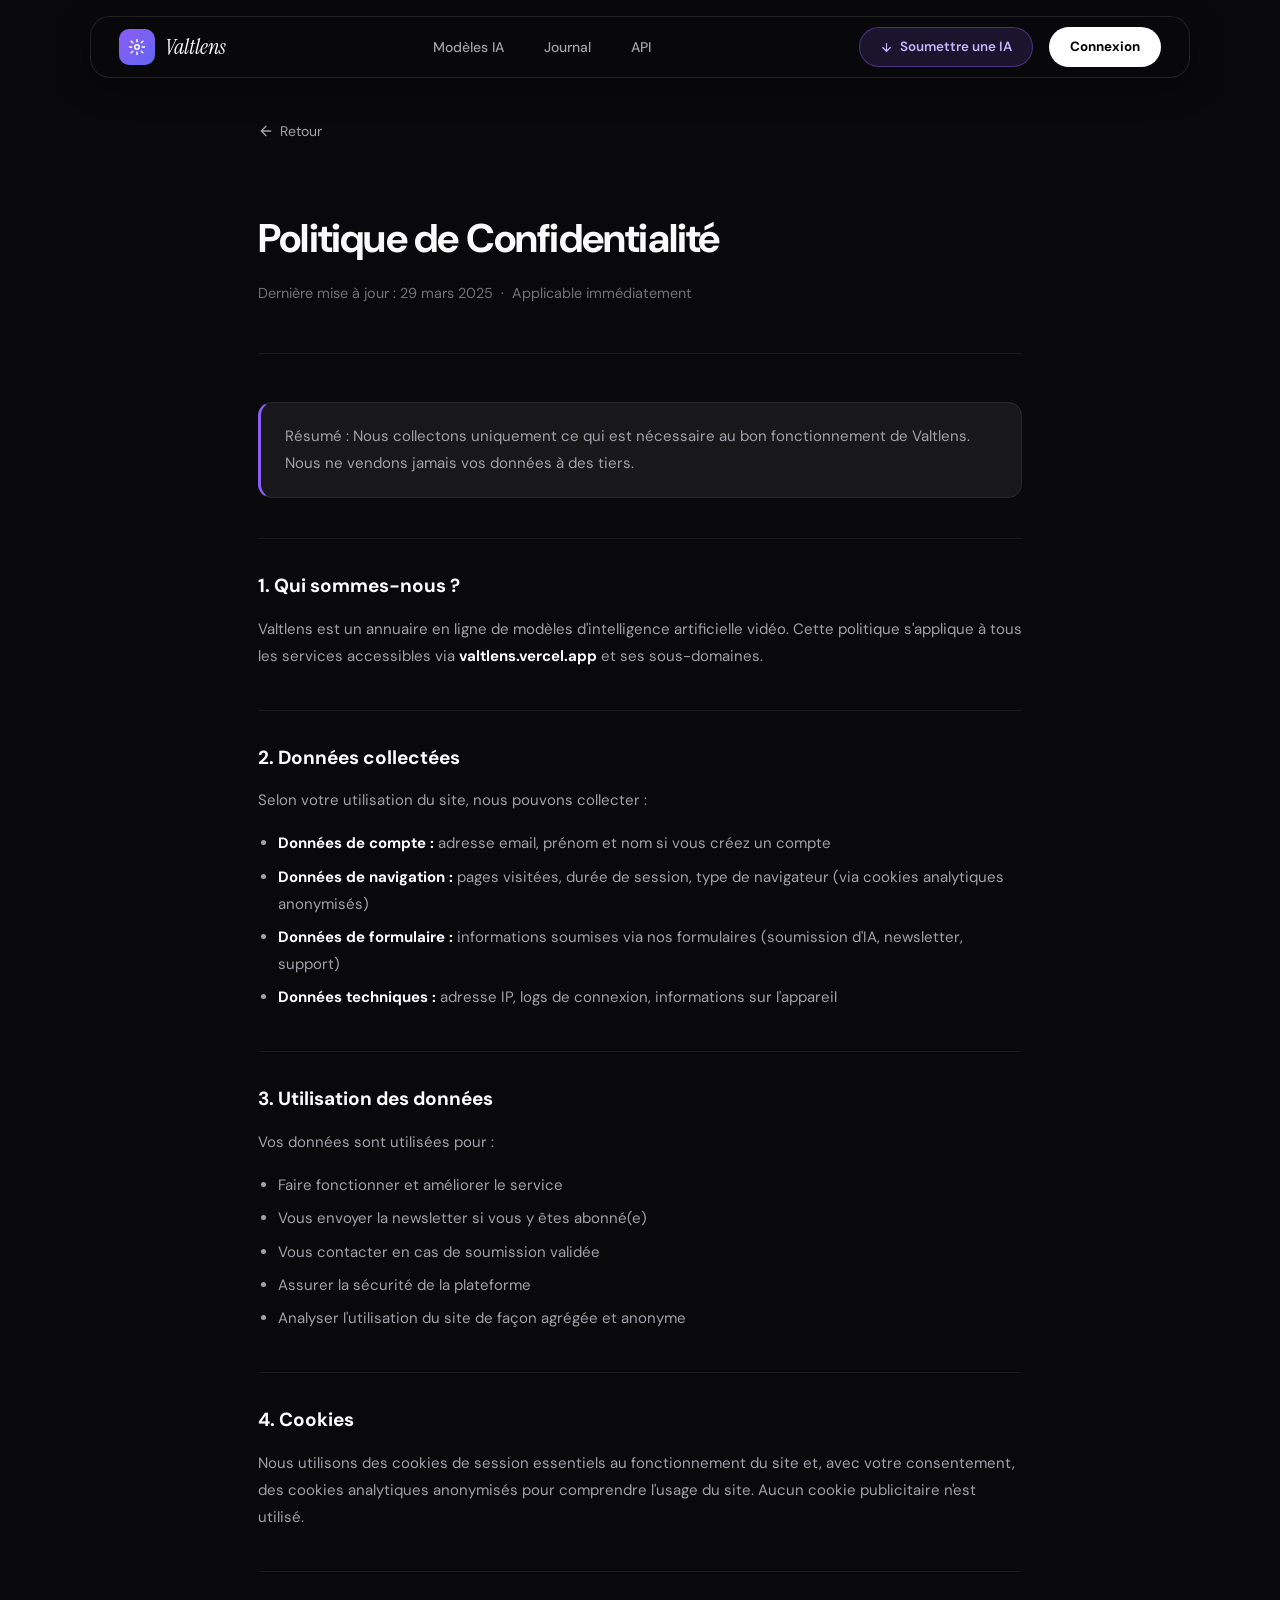
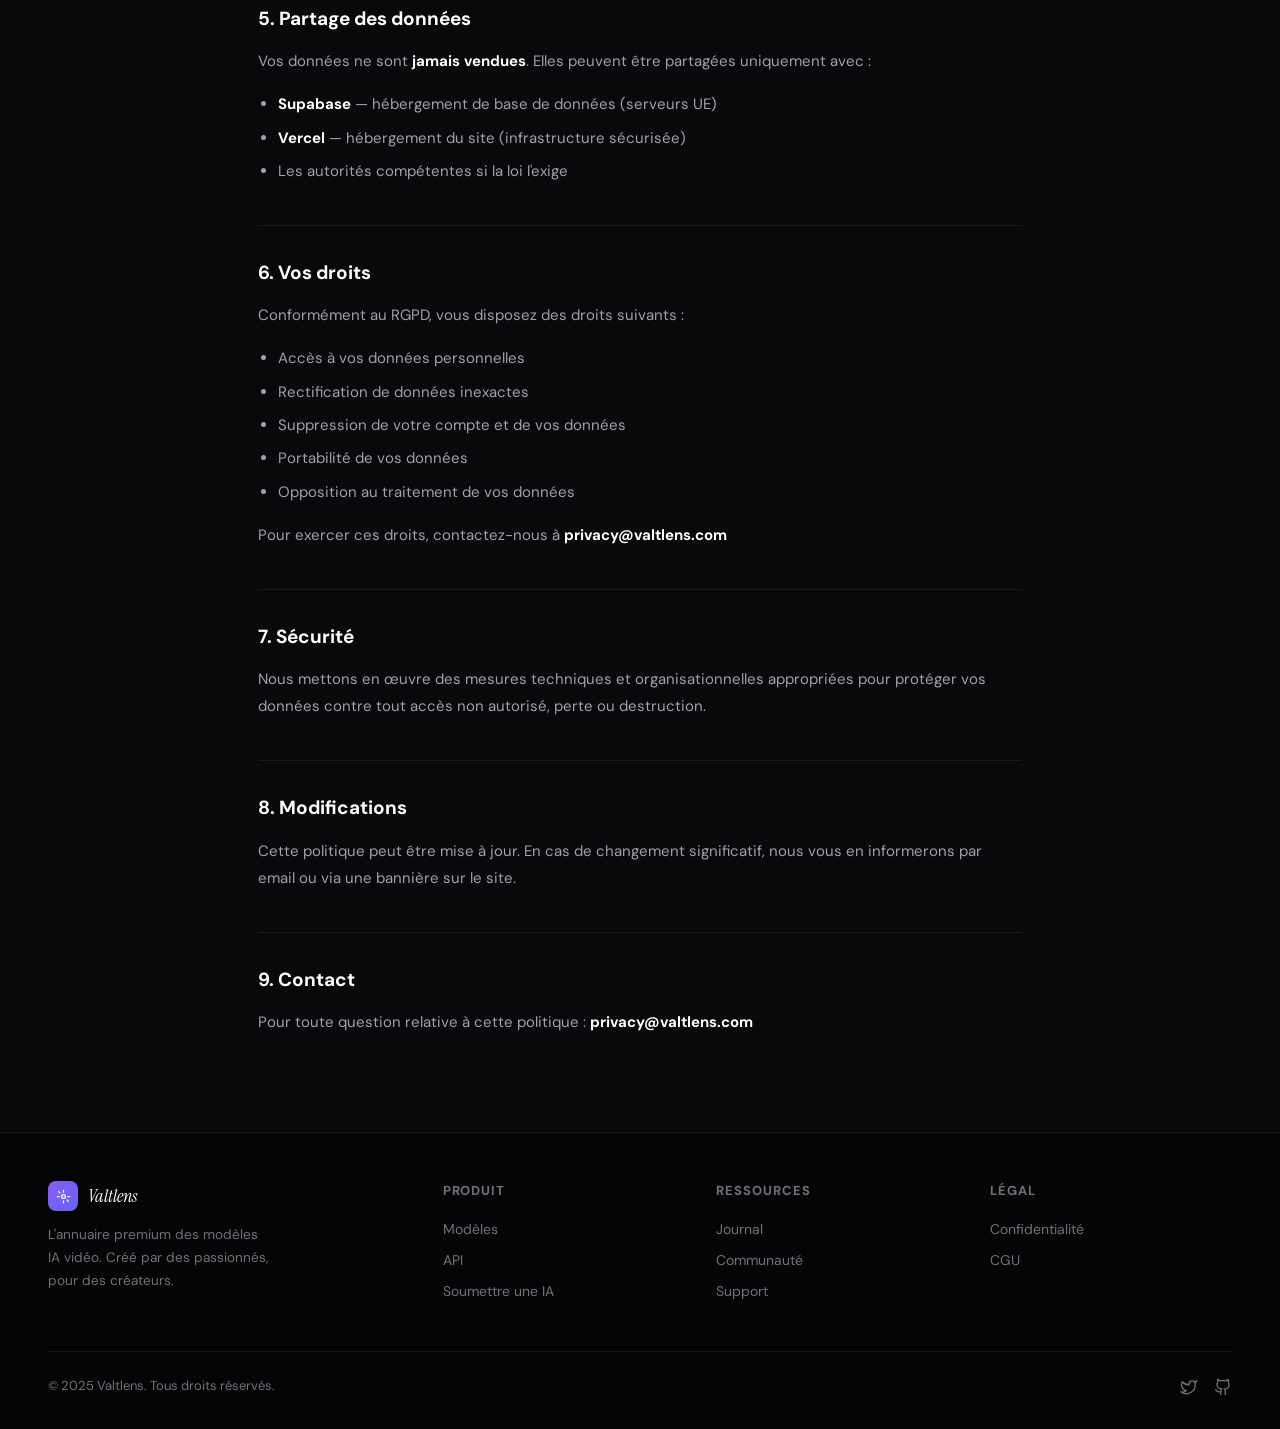
<file: legal/privacy/index.html>
<!DOCTYPE html>
<html lang="fr" style="scroll-behavior:smooth">
<head>
<meta charset="UTF-8">
<meta name="viewport" content="width=device-width,initial-scale=1">
<title>Valtlens — Politique de Confidentialité</title>
<link href="https://fonts.googleapis.com/css2?family=DM+Sans:wght@300;400;500;600;700&family=Instrument+Serif:ital@0;1&display=swap" rel="stylesheet">
<style>
*,*::before,*::after{box-sizing:border-box;margin:0;padding:0}
:root{--bg:#09090b;--bg2:#111113;--bg3:#18181b;--bg4:#27272a;--fg:#fafafa;--fg2:#a1a1aa;--fg3:#71717a;--vi:#8b5cf6;--vi2:#7c3aed;--vi3:rgba(139,92,246,.15);--in:#6366f1;--border:rgba(255,255,255,.07)}
body{background:var(--bg);color:var(--fg);font-family:'DM Sans',sans-serif;overflow-x:hidden;line-height:1.6;min-height:100vh;display:flex;flex-direction:column}
nav{position:fixed;top:16px;left:50%;transform:translateX(-50%);width:calc(100% - 3rem);max-width:1100px;z-index:100;background:rgba(9,9,11,.75);backdrop-filter:blur(28px);border:1px solid rgba(255,255,255,.1);border-radius:20px;padding:0 1.75rem;box-shadow:0 8px 32px rgba(0,0,0,.4)}
.nav-inner{display:flex;justify-content:space-between;align-items:center;height:60px}
.logo{display:flex;align-items:center;gap:10px;text-decoration:none;color:inherit}
.logo-icon{width:36px;height:36px;border-radius:10px;background:linear-gradient(135deg,var(--vi),var(--in));display:flex;align-items:center;justify-content:center;flex-shrink:0}
.logo-icon svg{width:18px;height:18px;fill:none;stroke:#fff;stroke-width:2;stroke-linecap:round}
.logo-name{font-family:'Instrument Serif',serif;font-size:1.4rem;color:#fff;font-style:italic}
.nav-links{display:flex;gap:2.5rem}
.nav-links a{font-size:.875rem;font-weight:500;color:var(--fg2);text-decoration:none;transition:color .2s}
.nav-links a:hover,.nav-links a.active{color:#fff}
.nav-actions{display:flex;gap:1rem;align-items:center}
.btn-submit-nav{padding:.45rem 1.1rem;border-radius:10px;background:var(--vi3);border:1px solid rgba(139,92,246,.35);font-size:.8125rem;font-weight:600;color:#c4b5fd;cursor:pointer;transition:all .2s;text-decoration:none;display:inline-flex;align-items:center;gap:.4rem}
.btn-submit-nav:hover{background:rgba(139,92,246,.25);color:#fff;border-color:rgba(139,92,246,.6)}
.btn-submit-nav svg{width:13px;height:13px;fill:none;stroke:currentColor;stroke-width:2;stroke-linecap:round;flex-shrink:0}
.btn-login{padding:.5rem 1.25rem;border-radius:999px;background:#fff;color:#000;font-size:.8125rem;font-weight:600;border:none;cursor:pointer;transition:all .2s;text-decoration:none}
.btn-login:hover{background:#e4e4e7}
main{flex:1}
footer{border-top:1px solid var(--border);background:#050506;padding:3rem clamp(1rem,4vw,3rem) 2rem;margin-top:auto}
.footer-grid{max-width:1200px;margin:0 auto;display:grid;grid-template-columns:1.5fr repeat(3,1fr);gap:2rem;margin-bottom:2.5rem}
.footer-logo p{font-size:.85rem;color:var(--fg3);margin-top:.75rem;line-height:1.7;max-width:220px}
.footer-col h4{font-size:.8125rem;font-weight:700;color:var(--fg3);text-transform:uppercase;letter-spacing:.07em;margin-bottom:1rem}
.footer-col a{display:block;font-size:.875rem;color:var(--fg3);text-decoration:none;margin-bottom:.55rem;transition:color .2s;cursor:pointer}
.footer-col a:hover{color:#fff}
.footer-bottom{max-width:1200px;margin:0 auto;border-top:1px solid var(--border);padding-top:1.5rem;display:flex;justify-content:space-between;align-items:center;gap:1rem;flex-wrap:wrap}
.footer-bottom p{font-size:.8125rem;color:var(--fg3)}
.social-links{display:flex;gap:1rem}
.social-links a{color:var(--fg3);transition:color .2s}
.social-links a:hover{color:#fff}
.social-links svg{width:18px;height:18px;fill:none;stroke:currentColor;stroke-width:1.75;stroke-linecap:round;display:block}
.toast{position:fixed;bottom:1.5rem;right:1.5rem;background:#18181b;border:1px solid rgba(139,92,246,.4);color:#fff;padding:.875rem 1.5rem;border-radius:12px;font-size:.875rem;z-index:9999;transform:translateY(100px);opacity:0;transition:all .35s;box-shadow:0 20px 40px rgba(0,0,0,.5);max-width:320px}
.toast.show{transform:translateY(0);opacity:1}
.page-wrap{max-width:860px;margin:0 auto;padding:120px clamp(1rem,4vw,3rem) 5rem;flex:1}
.back-link{display:inline-flex;align-items:center;gap:.4rem;font-size:.875rem;color:var(--fg2);text-decoration:none;margin-bottom:2rem;transition:color .2s}
.back-link:hover{color:#fff}
.back-link svg{width:16px;height:16px}
.legal-hero{padding:2rem 0 3rem;border-bottom:1px solid var(--border);margin-bottom:3rem}.legal-hero h1{font-size:clamp(1.75rem,4vw,2.5rem);font-weight:700;letter-spacing:-.02em;margin-bottom:.75rem}.legal-hero p{color:var(--fg3);font-size:.9rem}.legal-body h2{font-size:1.1875rem;font-weight:700;color:#fff;margin:2.5rem 0 .875rem;padding-top:2rem;border-top:1px solid var(--border)}.legal-body h2:first-child{border-top:none;padding-top:0;margin-top:0}.legal-body p{color:var(--fg2);font-size:.9375rem;line-height:1.8;margin-bottom:1rem}.legal-body ul{color:var(--fg2);font-size:.9375rem;line-height:1.8;margin-bottom:1rem;padding-left:1.25rem}.legal-body li{margin-bottom:.4rem}.legal-body strong{color:#fff}.legal-highlight{background:var(--bg3);border:1px solid var(--border);border-radius:14px;padding:1.25rem 1.5rem;margin:1.5rem 0;border-left:3px solid var(--vi)}.legal-highlight p{margin:0;color:var(--fg2)}
@media(max-width:768px){.nav-links{display:none}.footer-grid{grid-template-columns:1fr 1fr}.footer-logo{grid-column:1/-1}}
/* NAV-BTNS-UNIFIED */
.btn-submit-nav{padding:.5rem 1.25rem;border-radius:999px;background:var(--vi3);border:1px solid rgba(139,92,246,.4);font-size:.8375rem;font-weight:600;color:#c4b5fd;cursor:pointer;transition:all .25s;text-decoration:none;display:inline-flex;align-items:center;gap:.45rem;white-space:nowrap}
.btn-submit-nav:hover{background:rgba(139,92,246,.28);color:#fff;border-color:rgba(139,92,246,.7);transform:translateY(-1px)}
.btn-submit-nav svg{width:13px;height:13px;fill:none;stroke:currentColor;stroke-width:2.2;stroke-linecap:round;flex-shrink:0}
.btn-login{padding:.5rem 1.25rem;border-radius:999px;background:#fff;color:#000;font-size:.8375rem;font-weight:700;border:1px solid transparent;cursor:pointer;transition:all .25s;text-decoration:none;display:inline-flex;align-items:center;white-space:nowrap}
.btn-login:hover{background:#e8e8e8;transform:translateY(-1px)}
</style>
</head>
<body><nav>
  <div class="nav-inner">
    <a class="logo" href="/"><div class="logo-icon"><svg viewBox="0 0 24 24"><circle cx="12" cy="12" r="3"/><path d="M12 2v3M12 19v3M4.22 4.22l2.12 2.12M17.66 17.66l2.12 2.12M2 12h3M19 12h3M4.22 19.78l2.12-2.12M17.66 6.34l2.12-2.12"/></svg></div><span class="logo-name">Valtlens</span></a>
    <div class="nav-links">
      <a href="/#models">Modèles IA</a>
      <a href="/blog/">Journal</a>
      <a href="/api/" >API</a>
    </div>
    <div class="nav-actions">
      <a class="btn-submit-nav" href="/submit/"><svg viewBox="0 0 24 24"><path d="M12 5v14M5 12l7 7 7-7"/></svg>Soumettre une IA</a>
      <a class="btn-login" href="/auth/">Connexion</a>
    </div>
  </div>
</nav><main>
<div class="page-wrap">
  <a class="back-link" href="/"><svg viewBox="0 0 24 24" fill="none" stroke="currentColor" stroke-width="2" stroke-linecap="round"><path d="M19 12H5M12 5l-7 7 7 7"/></svg>Retour</a>
  <div class="legal-hero">
    <h1>Politique de Confidentialité</h1>
    <p>Dernière mise à jour : 29 mars 2025 &nbsp;·&nbsp; Applicable immédiatement</p>
  </div>
  <div class="legal-body">
    <div class="legal-highlight"><p>Résumé : Nous collectons uniquement ce qui est nécessaire au bon fonctionnement de Valtlens. Nous ne vendons jamais vos données à des tiers.</p></div>

    <h2>1. Qui sommes-nous ?</h2>
    <p>Valtlens est un annuaire en ligne de modèles d'intelligence artificielle vidéo. Cette politique s'applique à tous les services accessibles via <strong>valtlens.vercel.app</strong> et ses sous-domaines.</p>

    <h2>2. Données collectées</h2>
    <p>Selon votre utilisation du site, nous pouvons collecter :</p>
    <ul>
      <li><strong>Données de compte :</strong> adresse email, prénom et nom si vous créez un compte</li>
      <li><strong>Données de navigation :</strong> pages visitées, durée de session, type de navigateur (via cookies analytiques anonymisés)</li>
      <li><strong>Données de formulaire :</strong> informations soumises via nos formulaires (soumission d'IA, newsletter, support)</li>
      <li><strong>Données techniques :</strong> adresse IP, logs de connexion, informations sur l'appareil</li>
    </ul>

    <h2>3. Utilisation des données</h2>
    <p>Vos données sont utilisées pour :</p>
    <ul>
      <li>Faire fonctionner et améliorer le service</li>
      <li>Vous envoyer la newsletter si vous y êtes abonné(e)</li>
      <li>Vous contacter en cas de soumission validée</li>
      <li>Assurer la sécurité de la plateforme</li>
      <li>Analyser l'utilisation du site de façon agrégée et anonyme</li>
    </ul>

    <h2>4. Cookies</h2>
    <p>Nous utilisons des cookies de session essentiels au fonctionnement du site et, avec votre consentement, des cookies analytiques anonymisés pour comprendre l'usage du site. Aucun cookie publicitaire n'est utilisé.</p>

    <h2>5. Partage des données</h2>
    <p>Vos données ne sont <strong>jamais vendues</strong>. Elles peuvent être partagées uniquement avec :</p>
    <ul>
      <li><strong>Supabase</strong> — hébergement de base de données (serveurs UE)</li>
      <li><strong>Vercel</strong> — hébergement du site (infrastructure sécurisée)</li>
      <li>Les autorités compétentes si la loi l'exige</li>
    </ul>

    <h2>6. Vos droits</h2>
    <p>Conformément au RGPD, vous disposez des droits suivants :</p>
    <ul>
      <li>Accès à vos données personnelles</li>
      <li>Rectification de données inexactes</li>
      <li>Suppression de votre compte et de vos données</li>
      <li>Portabilité de vos données</li>
      <li>Opposition au traitement de vos données</li>
    </ul>
    <p>Pour exercer ces droits, contactez-nous à <strong>privacy@valtlens.com</strong></p>

    <h2>7. Sécurité</h2>
    <p>Nous mettons en œuvre des mesures techniques et organisationnelles appropriées pour protéger vos données contre tout accès non autorisé, perte ou destruction.</p>

    <h2>8. Modifications</h2>
    <p>Cette politique peut être mise à jour. En cas de changement significatif, nous vous en informerons par email ou via une bannière sur le site.</p>

    <h2>9. Contact</h2>
    <p>Pour toute question relative à cette politique : <strong>privacy@valtlens.com</strong></p>
  </div>
</div>
</main><footer>
  <div class="footer-grid">
    <div class="footer-logo">
      <a class="logo" href="/"><div class="logo-icon" style="width:30px;height:30px;border-radius:8px"><svg viewBox="0 0 24 24" style="width:15px;height:15px" fill="none" stroke="#fff" stroke-width="2" stroke-linecap="round"><circle cx="12" cy="12" r="3"/><path d="M12 2v3M12 19v3M4.22 4.22l2.12 2.12M17.66 17.66l2.12 2.12M2 12h3M19 12h3"/></svg></div><span class="logo-name" style="font-size:1.1rem">Valtlens</span></a>
      <p>L'annuaire premium des modèles IA vidéo. Créé par des passionnés, pour des créateurs.</p>
    </div>
    <div class="footer-col">
      <h4>Produit</h4>
      <a href="/#models">Modèles</a>
      <a href="/api/">API</a>
      <a href="/submit/">Soumettre une IA</a>
    </div>
    <div class="footer-col">
      <h4>Ressources</h4>
      <a href="/blog/">Journal</a>
      <a href="/community/">Communauté</a>
      <a href="/support/">Support</a>
    </div>
    <div class="footer-col">
      <h4>Légal</h4>
      <a href="/legal/privacy/">Confidentialité</a>
      <a href="/legal/terms/">CGU</a>
    </div>
  </div>
  <div class="footer-bottom">
    <p>© 2025 Valtlens. Tous droits réservés.</p>
    <div class="social-links">
      <a href="#"><svg viewBox="0 0 24 24"><path d="M22 4s-.7 2.1-2 3.4c1.6 10-9.4 17.3-18 11.6 2.2.1 4.4-.6 6-2C3 15.5.5 9.6 3 5c2.2 2.6 5.6 4.1 9 4-.9-4.2 4-6.6 7-3.8 1.1 0 3-1.2 3-1.2z"/></svg></a>
      <a href="#"><svg viewBox="0 0 24 24"><path d="M15 22v-4a4.8 4.8 0 0 0-1-3.2c3 0 6-2 6-5.5.08-1.25-.27-2.48-1-3.5.28-1.15.28-2.35 0-3.5 0 0-1 0-3 1.5-2.64-.5-5.36-.5-8 0C6 2 5 2 5 2c-.3 1.15-.3 2.35 0 3.5A5.4 5.4 0 0 0 4 9c0 3.5 3 5.5 6 5.5-.39.49-.68 1.05-.85 1.65S9.06 17.32 9 18v4"/><path d="M9 18c-4.51 2-5-2-7-2"/></svg></a>
    </div>
  </div>
</footer>
<div class="toast" id="toast"></div>
<script>
var _tt;
function showToast(m){{var t=document.getElementById('toast');t.textContent=m;t.classList.add('show');clearTimeout(_tt);_tt=setTimeout(function(){{t.classList.remove('show');}},3000);}}
</script></body>
</html>
</file>
